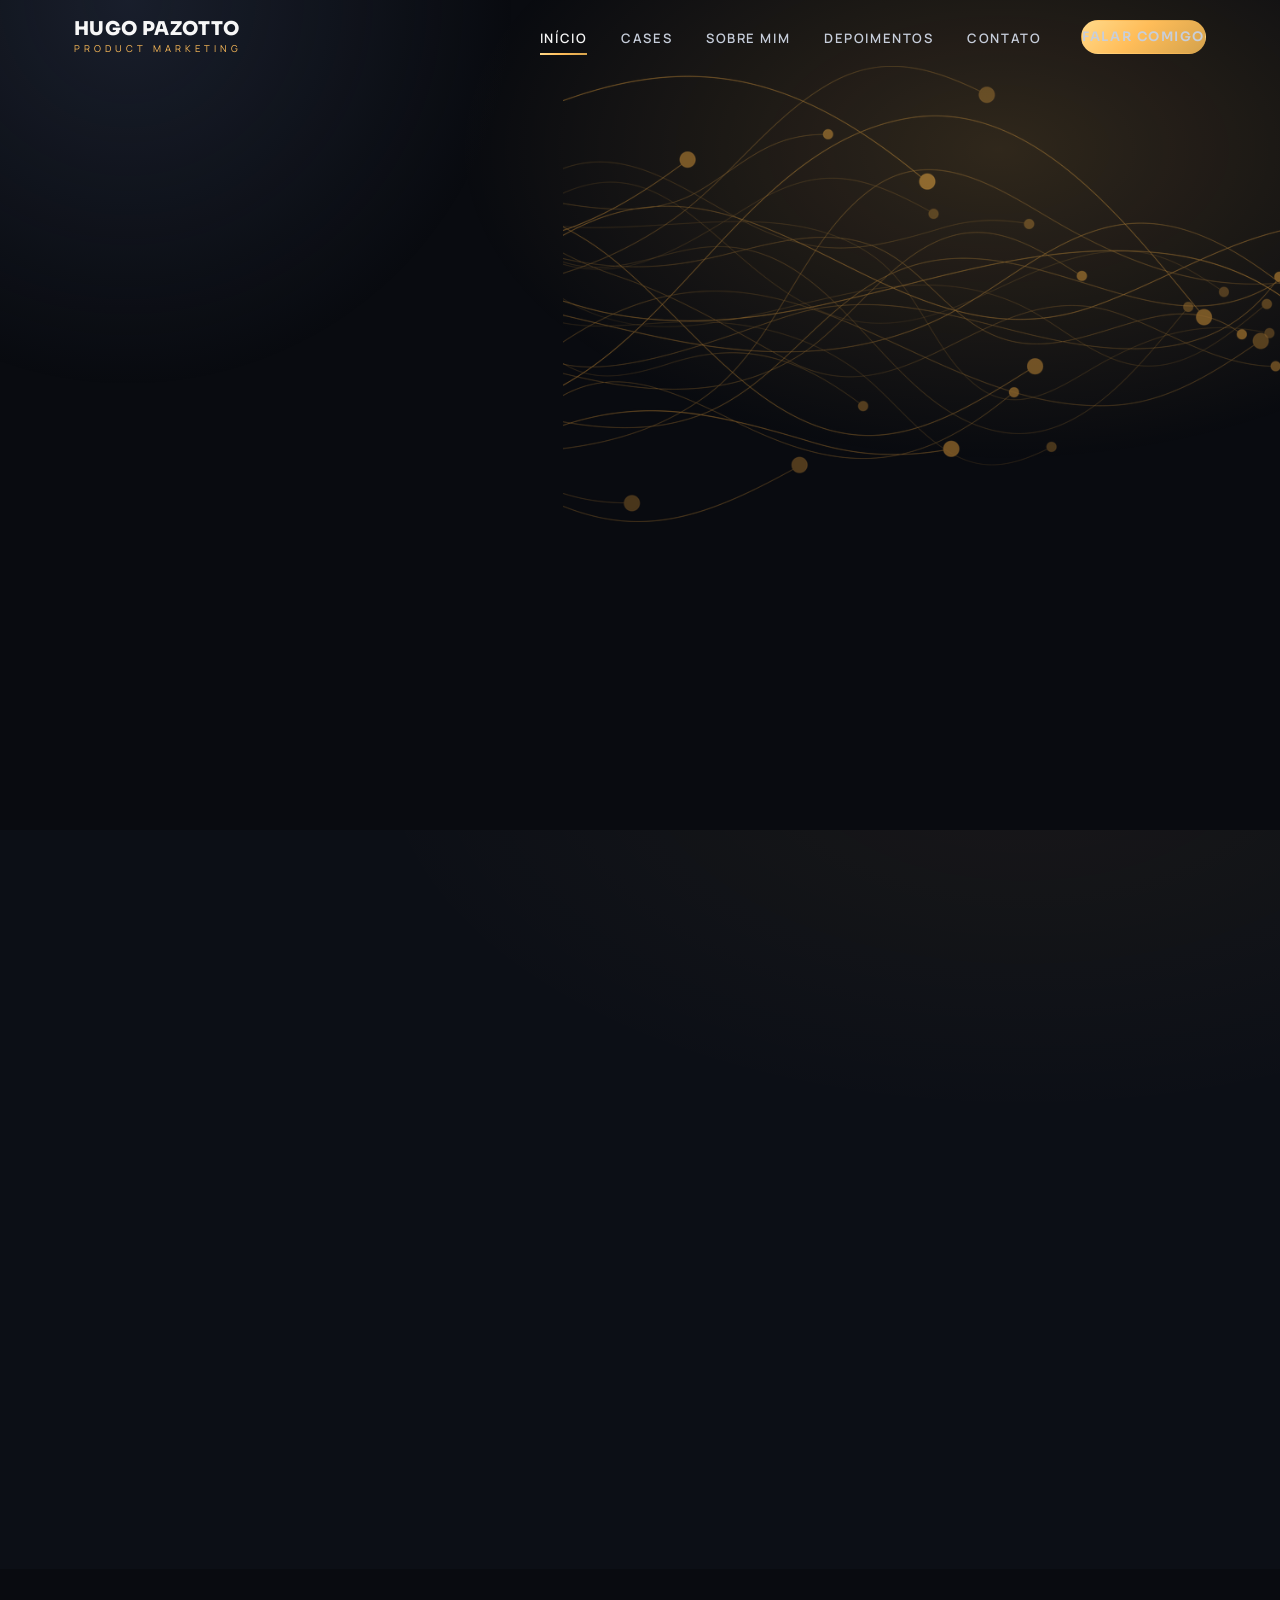
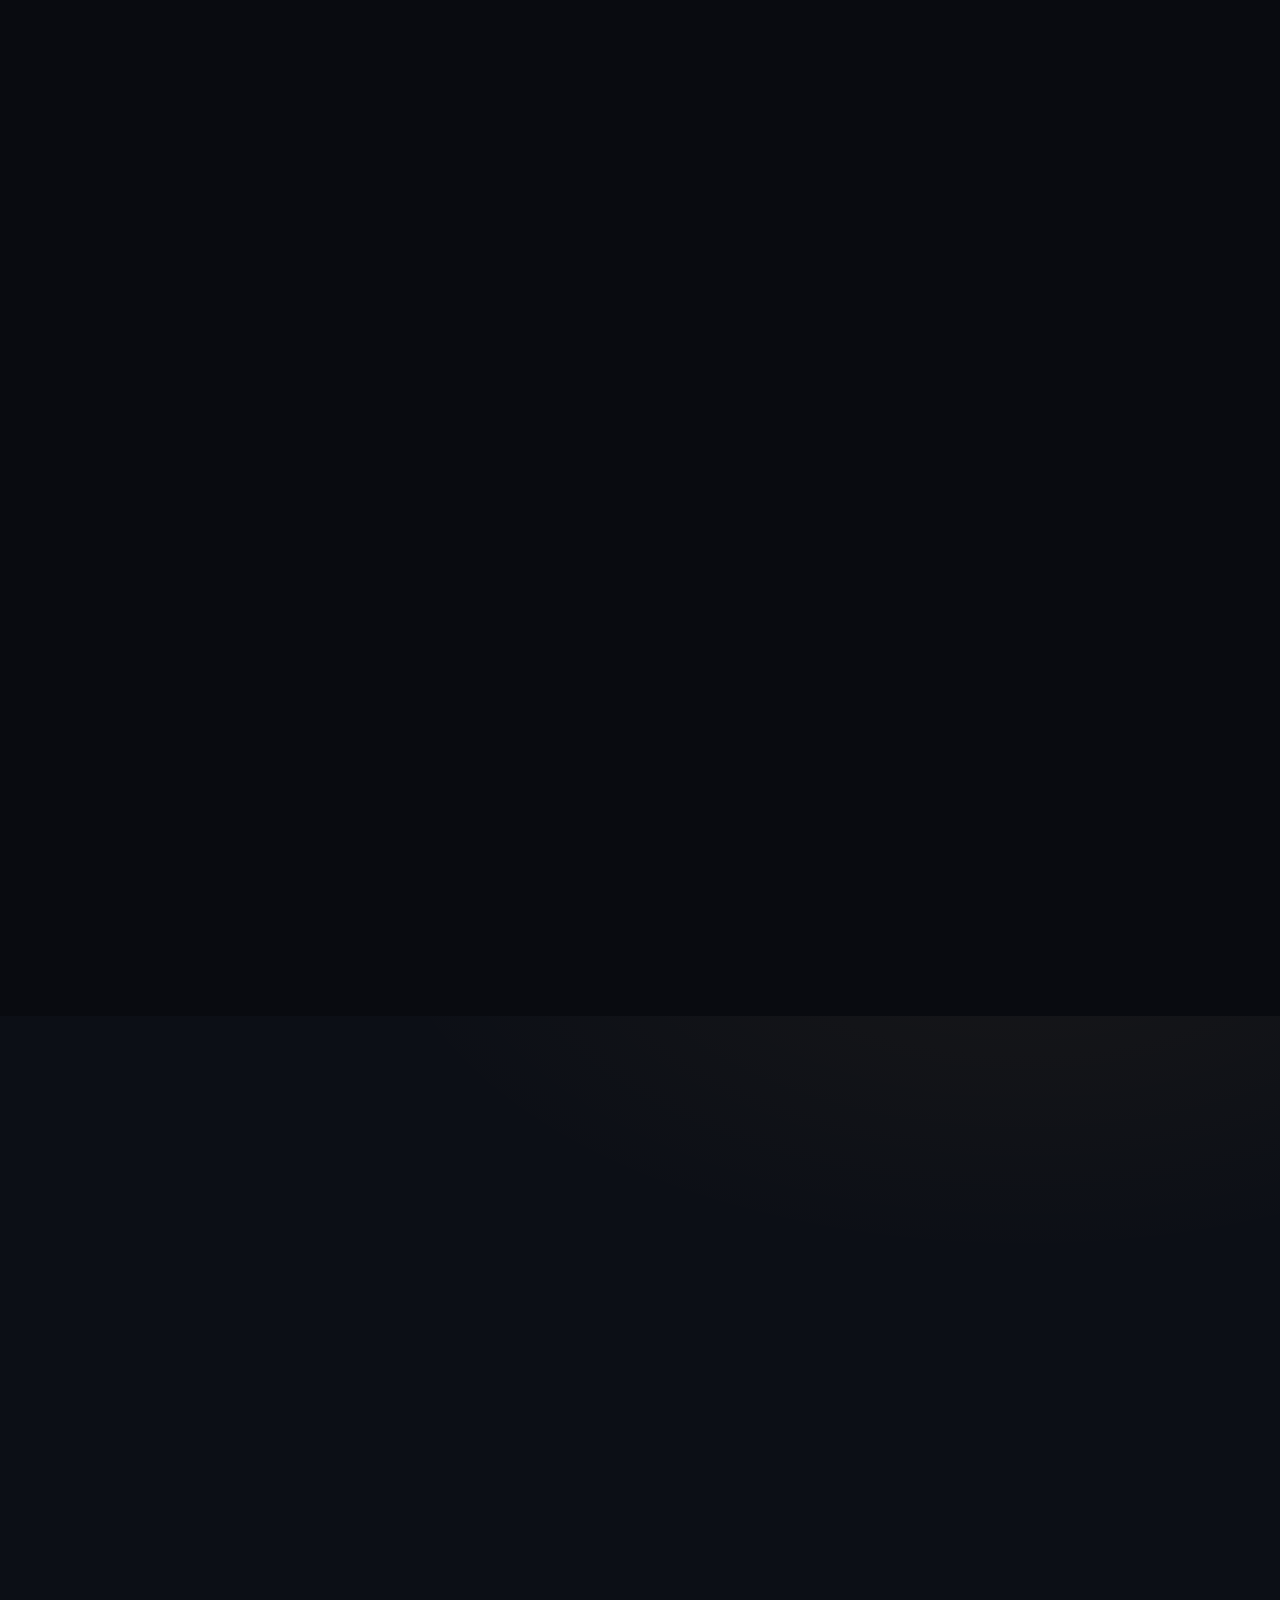
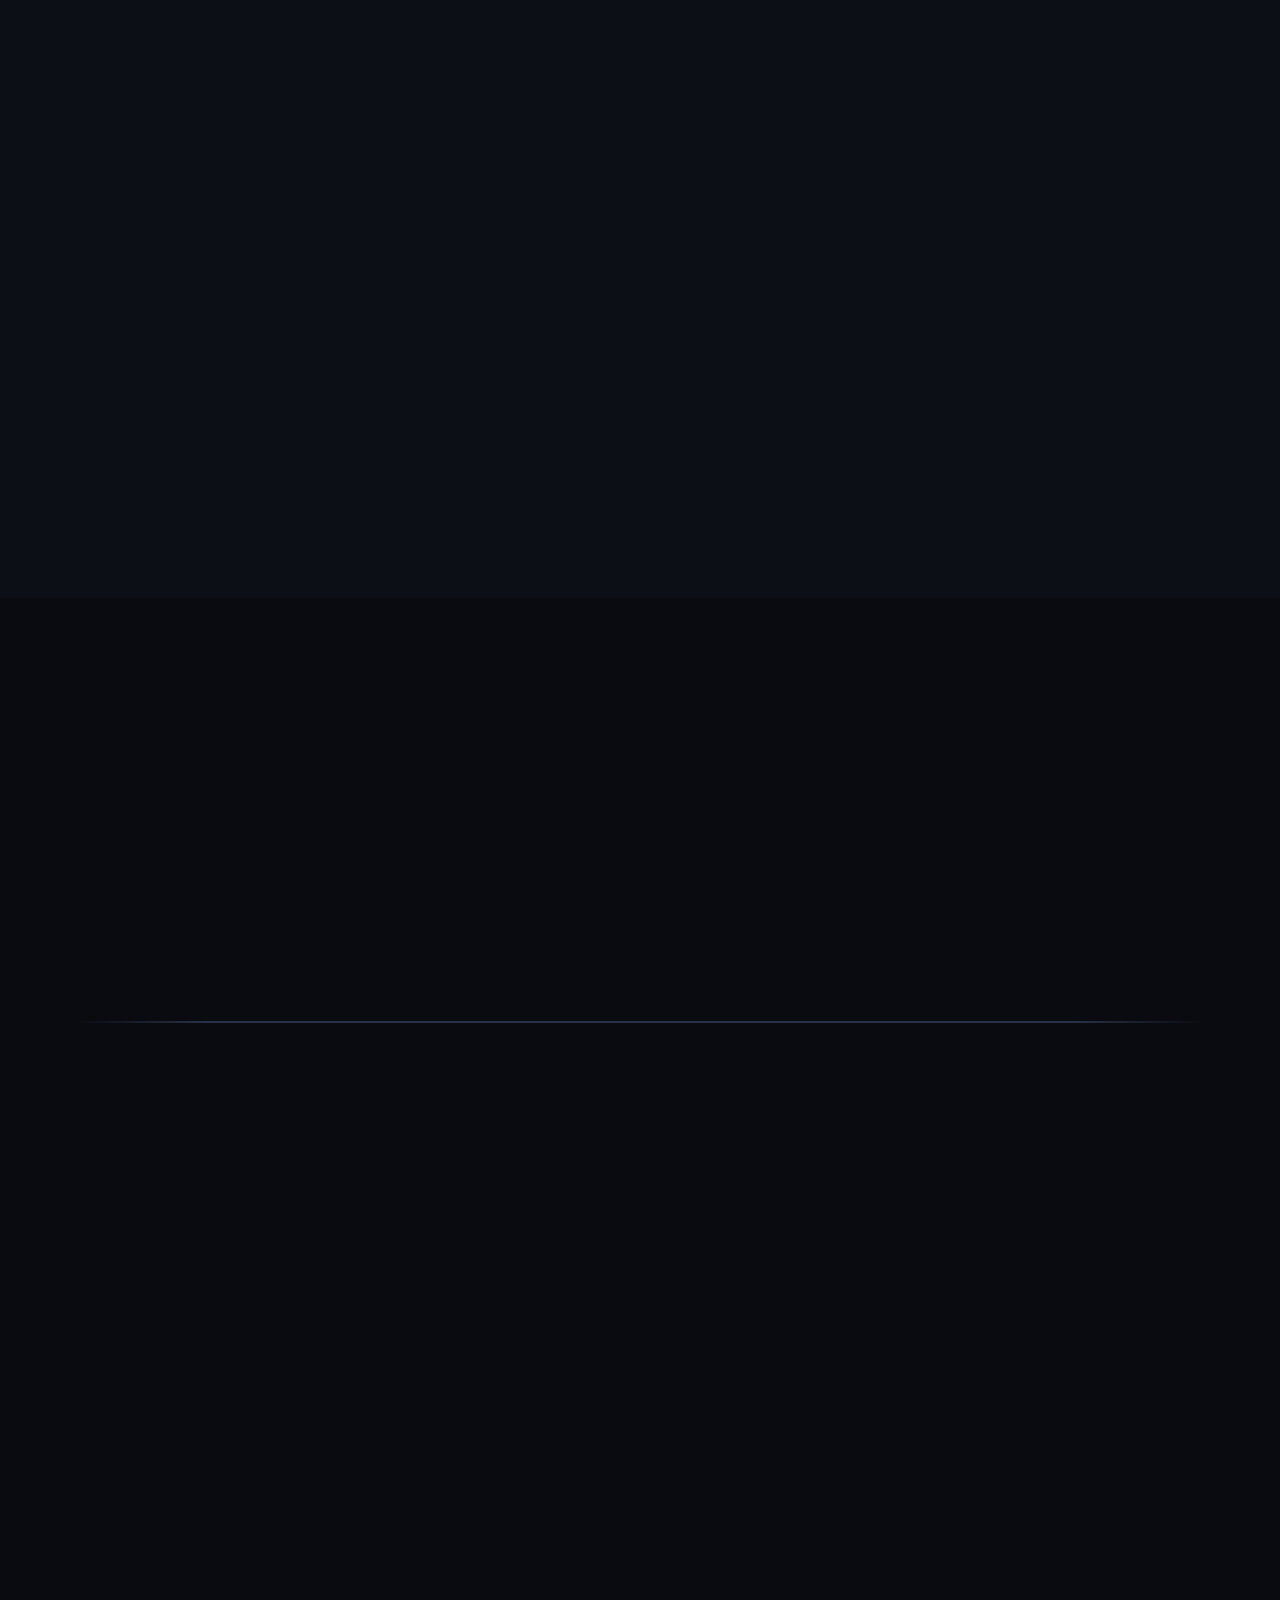
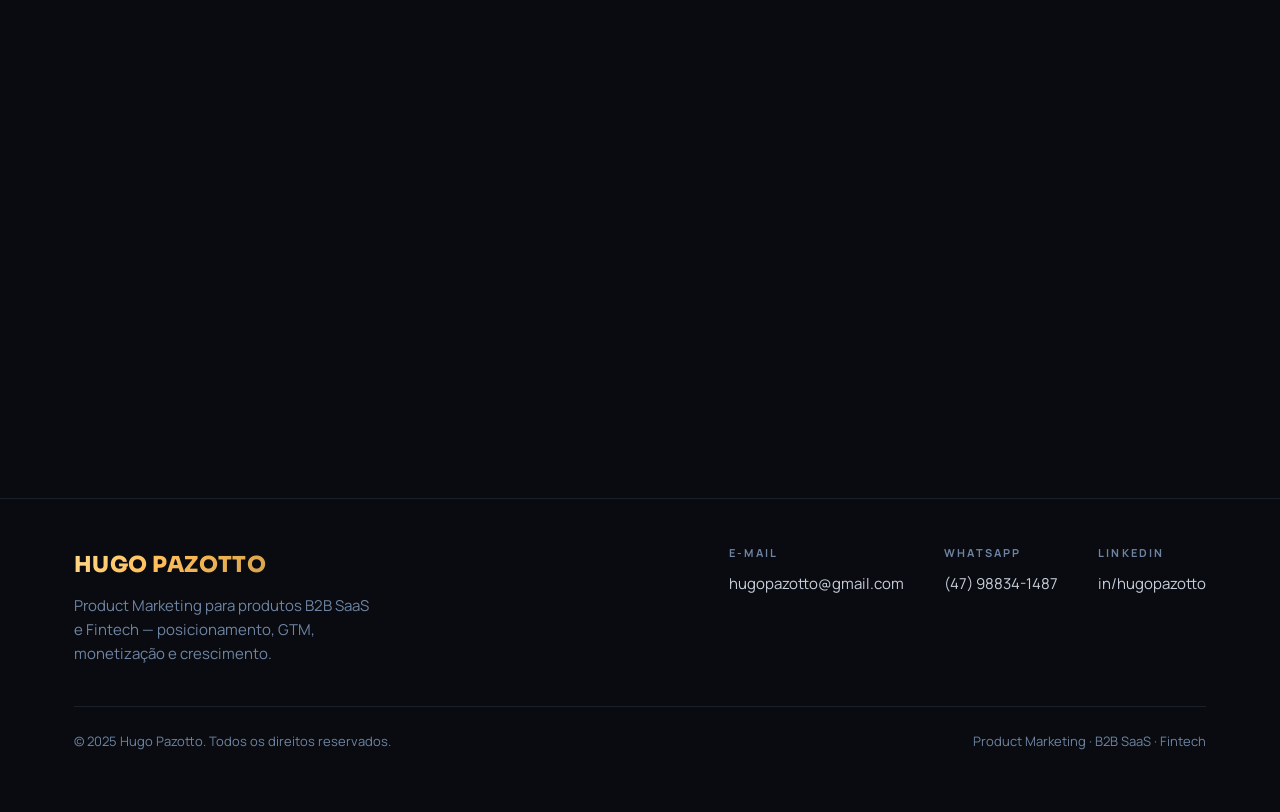
<file: index.html>
<!DOCTYPE html>
<html lang="pt-BR">
<head>
  <meta charset="UTF-8" />
  <meta name="viewport" content="width=device-width, initial-scale=1.0" />
  <title>Hugo Pazotto — Product Marketing | Crescimento, receita e valor para produtos B2B</title>
  <meta name="description" content="Product Marketing para produtos B2B SaaS e Fintech. Conecto posicionamento, GTM, monetização e crescimento para transformar produtos complexos em resultados concretos." />
  <link rel="preconnect" href="https://fonts.googleapis.com" />
  <link rel="preconnect" href="https://fonts.gstatic.com" crossorigin />
  <link href="https://fonts.googleapis.com/css2?family=Sora:wght@400;500;600;700;800&family=Manrope:wght@400;500;600;700&display=swap" rel="stylesheet" />
  <link rel="stylesheet" href="style.css" />
</head>
<body>

  <!-- ===================== HEADER ===================== -->
  <header class="header">
    <div class="container">
      <nav class="nav" aria-label="Principal">
        <a class="brand" href="#inicio" aria-label="Hugo Pazotto — início">
          <span class="brand__name">HUGO PAZOTTO</span>
          <span class="brand__role">Product Marketing</span>
        </a>
        <ul class="nav__links">
          <li><a href="#inicio" class="active">Início</a></li>
          <li><a href="cases.html">Cases</a></li>
          <li><a href="sobre.html">Sobre mim</a></li>
          <li><a href="depoimentos.html">Depoimentos</a></li>
          <li><a href="contato.html">Contato</a></li>
          <li class="nav__cta"><a class="btn btn--primary" href="contato.html">Falar comigo</a></li>
        </ul>
        <button class="nav__toggle" aria-label="Abrir menu" aria-expanded="false">
          <span></span><span></span><span></span>
        </button>
      </nav>
    </div>
  </header>

  <main>
    <!-- ===================== HERO ===================== -->
    <section class="hero" id="inicio">
      <div class="hero__bg" aria-hidden="true">
        <img class="hero__waves" src="assets/img/deco-waves.png" alt="" />
      </div>
      <div class="container">
        <div class="hero__inner">
          <div class="hero__copy">
            <span class="eyebrow hero__tag reveal">Product Marketing Manager</span>
            <h1 class="reveal" data-d="1">Transformo produtos B2B em <span class="grad-text">crescimento, receita</span> e valor real</h1>
            <p class="hero__lead reveal" data-d="2">Atuo conectando posicionamento, GTM, monetização e crescimento para transformar produtos complexos em resultados concretos para o negócio.</p>
            <div class="hero__chips reveal" data-d="2">
              <span class="chip">Product Marketing</span>
              <span class="chip">B2B SaaS</span>
              <span class="chip">Fintech</span>
              <span class="chip">Growth</span>
            </div>
            <div class="hero__actions reveal" data-d="3">
              <a class="btn btn--primary" href="#cases">Ver cases
                <svg viewBox="0 0 24 24" fill="none" stroke="currentColor" stroke-width="2.2" stroke-linecap="round" stroke-linejoin="round"><path d="M5 12h14M13 6l6 6-6 6"/></svg>
              </a>
              <a class="btn btn--ghost" href="https://www.linkedin.com/in/hugopazotto/" target="_blank" rel="noopener">Baixar currículo
                <svg viewBox="0 0 24 24" fill="none" stroke="currentColor" stroke-width="2.2" stroke-linecap="round" stroke-linejoin="round"><path d="M12 3v12m0 0l-4-4m4 4l4-4M5 21h14"/></svg>
              </a>
            </div>
          </div>

          <div class="hero__photo reveal" data-d="2">
            <div class="hero__photo-ring">
              <img src="assets/img/hugo-hero.png" alt="Hugo Pazotto, Product Marketing Manager" />
            </div>
            <div class="hero__badge">
              <span class="dot" aria-hidden="true"></span>
              <span><b>+5 anos</b>gerando impacto em produto</span>
            </div>
          </div>
        </div>
      </div>
    </section>

    <!-- ===================== IMPACTO ===================== -->
    <section class="section section--alt" id="impacto">
      <div class="container">
        <div class="section__head section__head--center reveal">
          <span class="eyebrow eyebrow--center">Impacto gerado</span>
          <h2 class="section__title">Resultados que viraram negócio</h2>
          <p class="section__sub">Números reais de iniciativas que liderei em produtos B2B de fintech.</p>
        </div>
        <div class="metrics">
          <div class="metric reveal">
            <div class="metric__num" data-prefix="+" data-count="250" data-suffix="%">+250%</div>
            <p class="metric__label">Receita da Régua de Cobrança via WhatsApp</p>
          </div>
          <div class="metric reveal" data-d="1">
            <div class="metric__num" data-prefix="+" data-count="102" data-suffix="%">+102%</div>
            <p class="metric__label">Crescimento do Volume Antecipado (VOP)</p>
          </div>
          <div class="metric reveal" data-d="2">
            <div class="metric__num" data-prefix="+" data-count="90" data-suffix=" mil">+90 mil</div>
            <p class="metric__label">Contas impactadas pela Taxa de Inatividade</p>
          </div>
          <div class="metric reveal" data-d="3">
            <div class="metric__num" data-prefix="ROI " data-count="380" data-suffix="%">ROI 380%</div>
            <p class="metric__label">Após o reposicionamento de serviço</p>
          </div>
          <div class="metric reveal" data-d="4">
            <div class="metric__num" data-prefix="+" data-count="160" data-suffix="%">+160%</div>
            <p class="metric__label">Aumento no ticket médio da Coleta Domiciliar</p>
          </div>
        </div>
      </div>
    </section>

    <!-- ===================== CASES ===================== -->
    <section class="section" id="cases">
      <div class="container">
        <div class="section__head reveal">
          <span class="eyebrow">Cases em destaque</span>
          <h2 class="section__title">Estratégia que vira resultado</h2>
          <p class="section__sub">Iniciativas que geraram impacto real em crescimento, receita, adoção e monetização de produtos B2B.</p>
          <a class="btn btn--ghost" href="cases.html" style="margin-top:22px">Ver todos os cases
            <svg viewBox="0 0 24 24" fill="none" stroke="currentColor" stroke-width="2.2" stroke-linecap="round" stroke-linejoin="round"><path d="M5 12h14M13 6l6 6-6 6"/></svg>
          </a>
        </div>
        <div class="cases-grid">
          <article class="case-card reveal">
            <div class="case-card__tags"><span class="tag">GTM</span><span class="tag">Monetização</span></div>
            <h3>Antecipação Automática</h3>
            <p>Transformando um novo recurso em uma nova alavanca de crescimento — VOP +45% e base +12%.</p>
            <a class="case-card__link" href="case-antecipacao-automatica.html">Ver case completo
              <svg viewBox="0 0 24 24" fill="none" stroke="currentColor" stroke-width="2.2" stroke-linecap="round" stroke-linejoin="round"><path d="M5 12h14M13 6l6 6-6 6"/></svg>
            </a>
          </article>
          <article class="case-card reveal" data-d="1">
            <div class="case-card__tags"><span class="tag">Growth</span><span class="tag">Monetização</span></div>
            <h3>Campanhas de Cross Sell</h3>
            <p>Como ativamos produtos existentes para gerar adoção e receita dentro da base de clientes.</p>
            <a class="case-card__link" href="case-cross-sell.html">Ver case completo
              <svg viewBox="0 0 24 24" fill="none" stroke="currentColor" stroke-width="2.2" stroke-linecap="round" stroke-linejoin="round"><path d="M5 12h14M13 6l6 6-6 6"/></svg>
            </a>
          </article>
          <article class="case-card reveal" data-d="2">
            <div class="case-card__tags"><span class="tag">GTM</span><span class="tag">Receita</span></div>
            <h3>Régua de Cobrança via WhatsApp</h3>
            <p>O lançamento de um novo canal que se tornou fonte recorrente de receita.</p>
            <a class="case-card__link" href="case-regua-cobranca.html">Ver case completo
              <svg viewBox="0 0 24 24" fill="none" stroke="currentColor" stroke-width="2.2" stroke-linecap="round" stroke-linejoin="round"><path d="M5 12h14M13 6l6 6-6 6"/></svg>
            </a>
          </article>
          <article class="case-card reveal" data-d="3">
            <div class="case-card__tags"><span class="tag">Eficiência</span><span class="tag">Receita</span></div>
            <h3>Taxa de Inatividade</h3>
            <p>Convertendo contas inativas em eficiência operacional e previsibilidade financeira.</p>
            <a class="case-card__link" href="case-taxa-inatividade.html">Ver case completo
              <svg viewBox="0 0 24 24" fill="none" stroke="currentColor" stroke-width="2.2" stroke-linecap="round" stroke-linejoin="round"><path d="M5 12h14M13 6l6 6-6 6"/></svg>
            </a>
          </article>
        </div>
      </div>
    </section>

    <!-- ===================== DEPOIMENTOS ===================== -->
    <section class="section section--alt" id="depoimentos">
      <div class="container">
        <div class="section__head section__head--center reveal">
          <span class="eyebrow eyebrow--center">O que dizem sobre meu trabalho</span>
          <h2 class="section__title">Confiança se constrói trabalhando junto</h2>
          <p class="section__sub">Relatos de líderes, Product Managers, GPMs, Marketing e Comercial.</p>
        </div>
        <div class="tst-grid">
          <figure class="tst reveal">
            <blockquote class="tst__quote">O Hugo é um profissional diferenciado. Tem o cuidado de entender a fundo o momento de cada produto antes de partir para a execução. É extremamente detalhista e não abre mão da qualidade. Recomendo fortemente o seu trabalho.</blockquote>
            <figcaption class="tst__who">
              <img src="assets/img/av-guilherme.png" alt="Guilherme Panizzon" />
              <span><b>Guilherme Panizzon</b><span>Head of Product · Asaas</span></span>
            </figcaption>
          </figure>
          <figure class="tst reveal" data-d="1">
            <blockquote class="tst__quote">Um profissional extremamente hands-on, pró-ativo, com visão crítica apurada e grande capacidade de resolver problemas de forma eficaz. Uma peça-chave para o time. Seria um prazer trabalhar com ele novamente.</blockquote>
            <figcaption class="tst__who">
              <img src="assets/img/av-rafaele.png" alt="Rafaele Medeiros" />
              <span><b>Rafaele Medeiros</b><span>Product Marketing Lead · Asaas</span></span>
            </figcaption>
          </figure>
          <figure class="tst reveal" data-d="2">
            <blockquote class="tst__quote">Sua habilidade em trazer estratégia, ordem e eficiência para um departamento que antes nem existia foi fundamental. Sua abordagem estratégica e metódica transformou a forma como operamos.</blockquote>
            <figcaption class="tst__who">
              <img src="assets/img/av-gabriela.png" alt="Gabriela de Paula" />
              <span><b>Gabriela de Paula</b><span>GPM Cash-in · Asaas</span></span>
            </figcaption>
          </figure>
        </div>
        <div style="text-align:center;margin-top:46px" class="reveal">
          <a class="btn btn--ghost" href="depoimentos.html">Ver todos os depoimentos
            <svg viewBox="0 0 24 24" fill="none" stroke="currentColor" stroke-width="2.2" stroke-linecap="round" stroke-linejoin="round"><path d="M5 12h14M13 6l6 6-6 6"/></svg>
          </a>
        </div>
      </div>
    </section>

    <!-- ===================== SOBRE / JORNADA ===================== -->
    <section class="section" id="sobre">
      <div class="container">
        <div class="section__head section__head--center reveal">
          <span class="eyebrow eyebrow--center">Como cheguei até aqui</span>
          <h2 class="section__title">Uma trajetória de negócio a produto</h2>
          <p class="section__sub">De gestão e operação a Product Marketing como alavanca de crescimento em fintech.</p>
        </div>
        <div class="journey">
          <div class="step reveal">
            <div class="step__dot"><img src="assets/img/pin-gold.png" alt="" /></div>
            <span class="step__yr">Fundamentos</span>
            <h3>Entendi como negócios operam</h3>
            <p>Primeiros projetos voltados à gestão, eficiência operacional e crescimento.</p>
          </div>
          <div class="step reveal" data-d="1">
            <div class="step__dot"><img src="assets/img/pin-red.png" alt="" /></div>
            <span class="step__yr">Marca &amp; Mercado</span>
            <h3>Aprendi como marcas e serviços crescem</h3>
            <p>Liderança, Marketing, experiência do cliente e geração de receita em escala regional.</p>
          </div>
          <div class="step reveal" data-d="2">
            <div class="step__dot"><img src="assets/img/pin-blue.png" alt="" /></div>
            <span class="step__yr">Produto Digital</span>
            <h3>Descobri como produtos geram receita</h3>
            <p>Posicionamento, GTM, monetização e crescimento de produtos digitais B2B.</p>
          </div>
          <div class="step reveal" data-d="3">
            <div class="step__dot"><img src="assets/img/icon-target.png" alt="" /></div>
            <span class="step__yr">Product Marketing</span>
            <h3>Transformei PMM em alavanca de negócio</h3>
            <p>Estruturei a área de PMM, conectando Produto, Marketing, Comercial e CX em torno de resultados.</p>
          </div>
        </div>
      </div>
    </section>

    <!-- ===================== CONTATO ===================== -->
    <section class="section" id="contato">
      <div class="container">
        <div class="cta reveal">
          <span class="eyebrow eyebrow--center">Contato</span>
          <h2>Vamos conversar sobre como posso gerar resultados para o seu produto?</h2>
          <p>Estou sempre aberto a boas conversas ou aquele café virtual. Será um prazer falar com você!</p>
          <div class="cta__actions">
            <a class="btn btn--primary" href="mailto:hugopazotto@gmail.com">Falar comigo
              <svg viewBox="0 0 24 24" fill="none" stroke="currentColor" stroke-width="2.2" stroke-linecap="round" stroke-linejoin="round"><path d="M5 12h14M13 6l6 6-6 6"/></svg>
            </a>
            <a class="btn btn--ghost" href="https://www.linkedin.com/in/hugopazotto" target="_blank" rel="noopener">LinkedIn</a>
          </div>
        </div>
      </div>
    </section>
  </main>

  <!-- ===================== FOOTER ===================== -->
  <footer class="footer">
    <div class="container">
      <div class="footer__grid">
        <div class="footer__brand">
          <span class="brand__name grad-text">HUGO PAZOTTO</span>
          <p style="color:var(--muted);max-width:34ch;margin-top:12px;font-size:15px;">Product Marketing para produtos B2B SaaS e Fintech — posicionamento, GTM, monetização e crescimento.</p>
        </div>
        <div class="footer__contacts">
          <div class="footer__col">
            <h4>E-mail</h4>
            <a href="mailto:hugopazotto@gmail.com">hugopazotto@gmail.com</a>
          </div>
          <div class="footer__col">
            <h4>WhatsApp</h4>
            <a href="https://wa.me/5547988341487" target="_blank" rel="noopener">(47) 98834-1487</a>
          </div>
          <div class="footer__col">
            <h4>LinkedIn</h4>
            <a href="https://www.linkedin.com/in/hugopazotto" target="_blank" rel="noopener">in/hugopazotto</a>
          </div>
        </div>
      </div>
      <div class="footer__bottom">
        <span>© <span data-year>2025</span> Hugo Pazotto. Todos os direitos reservados.</span>
        <span>Product Marketing · B2B SaaS · Fintech</span>
      </div>
    </div>
</file>
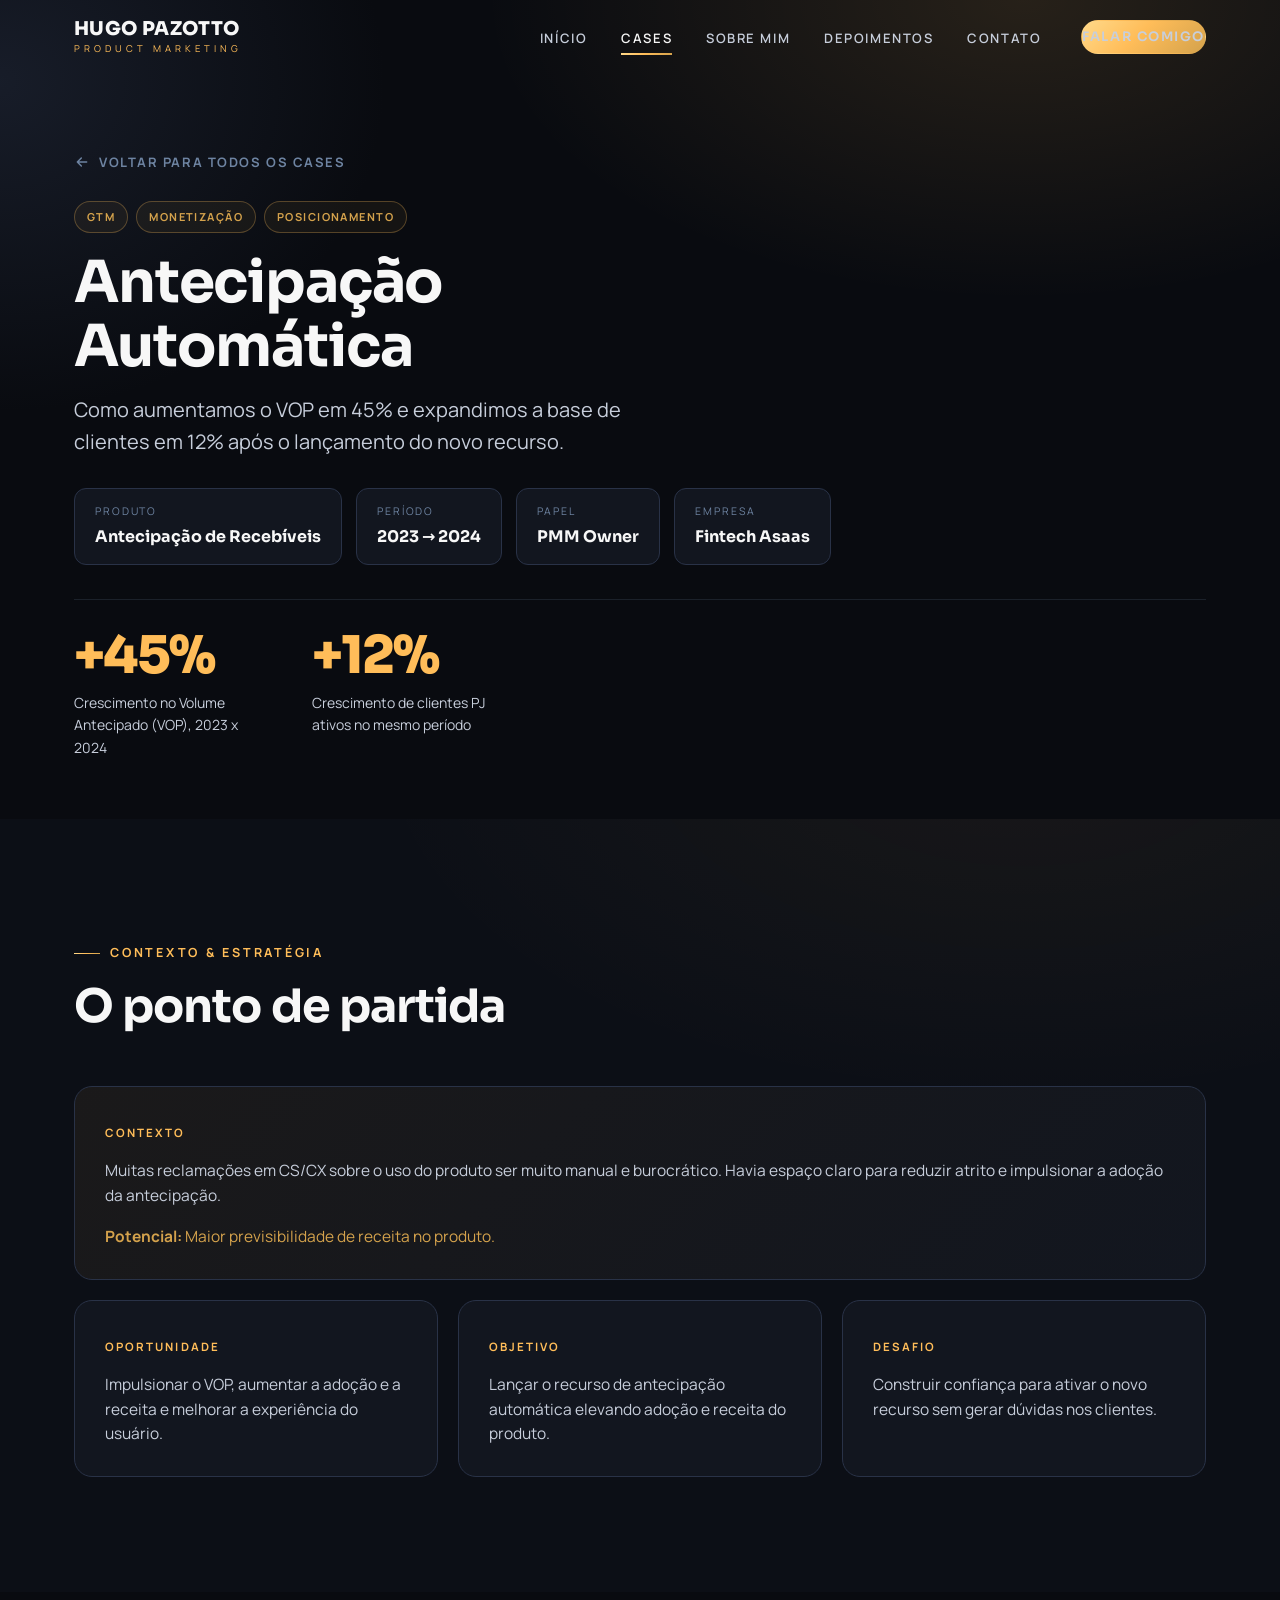
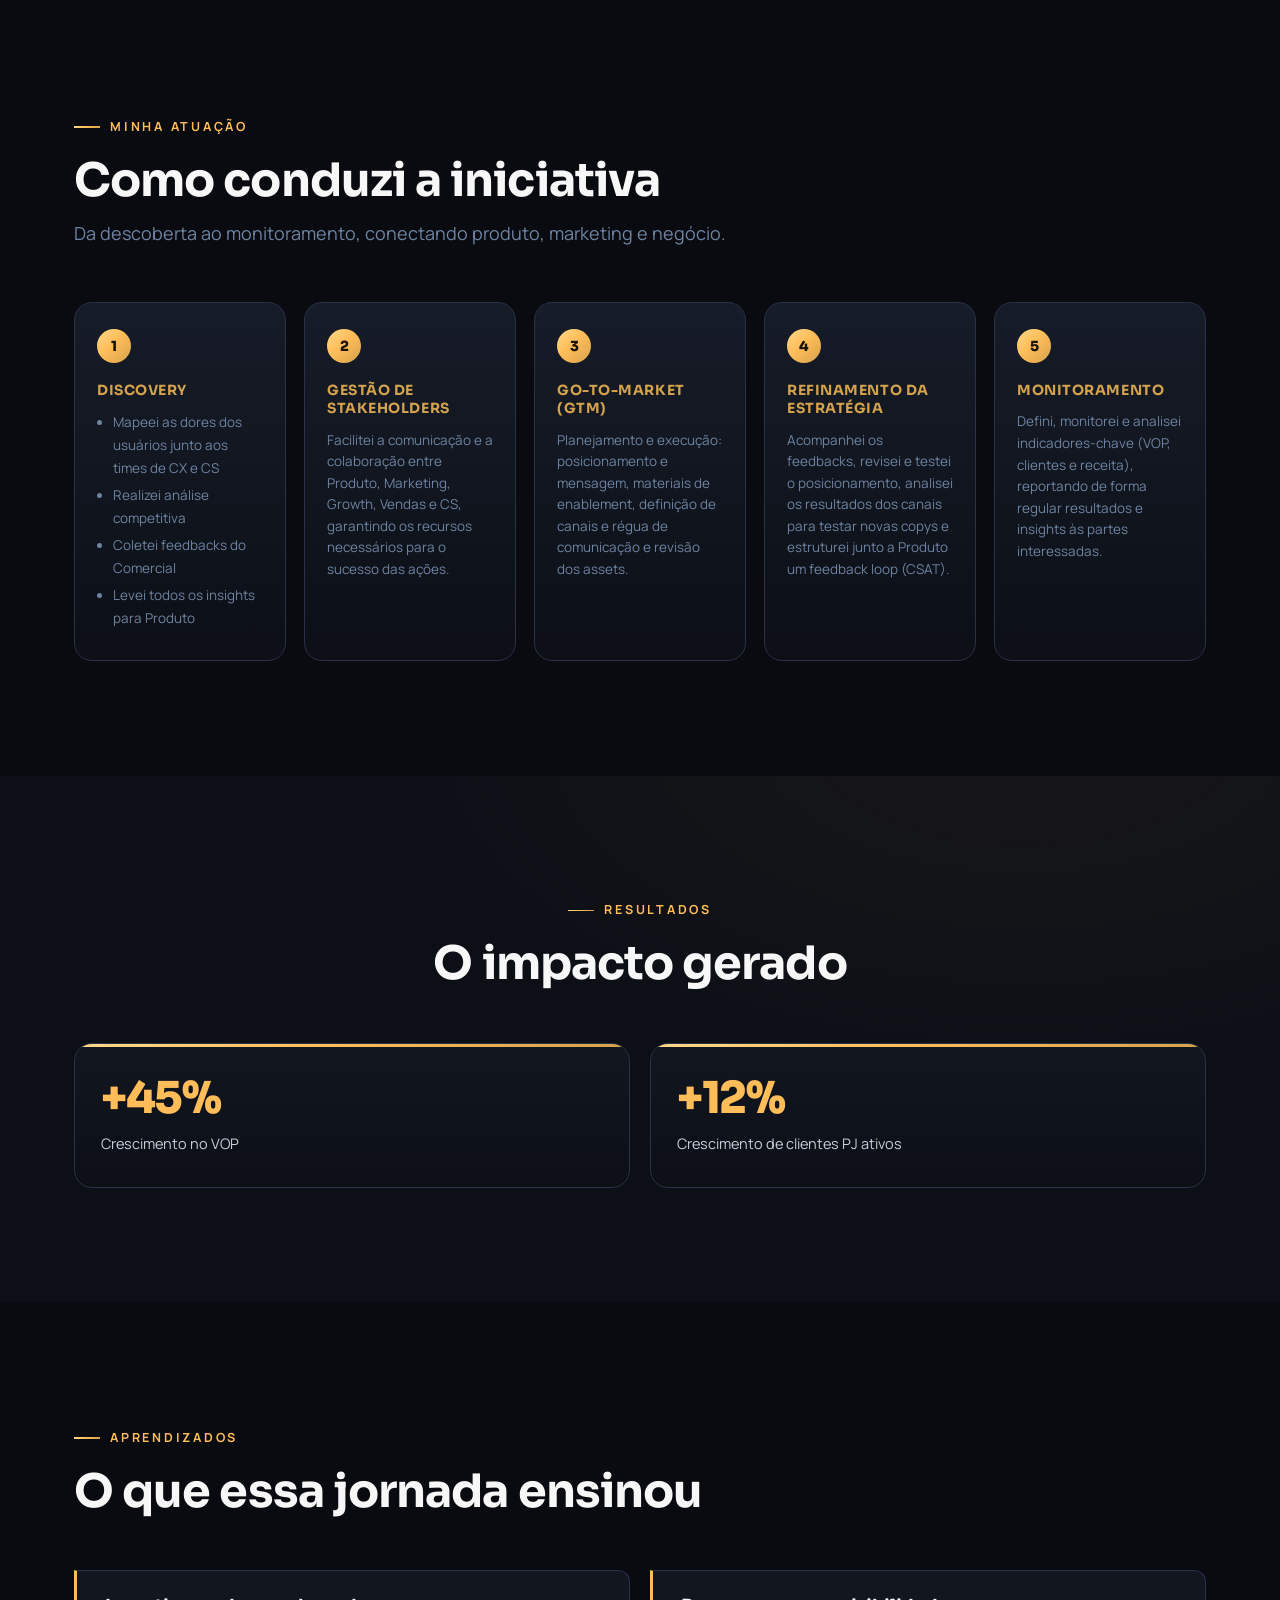
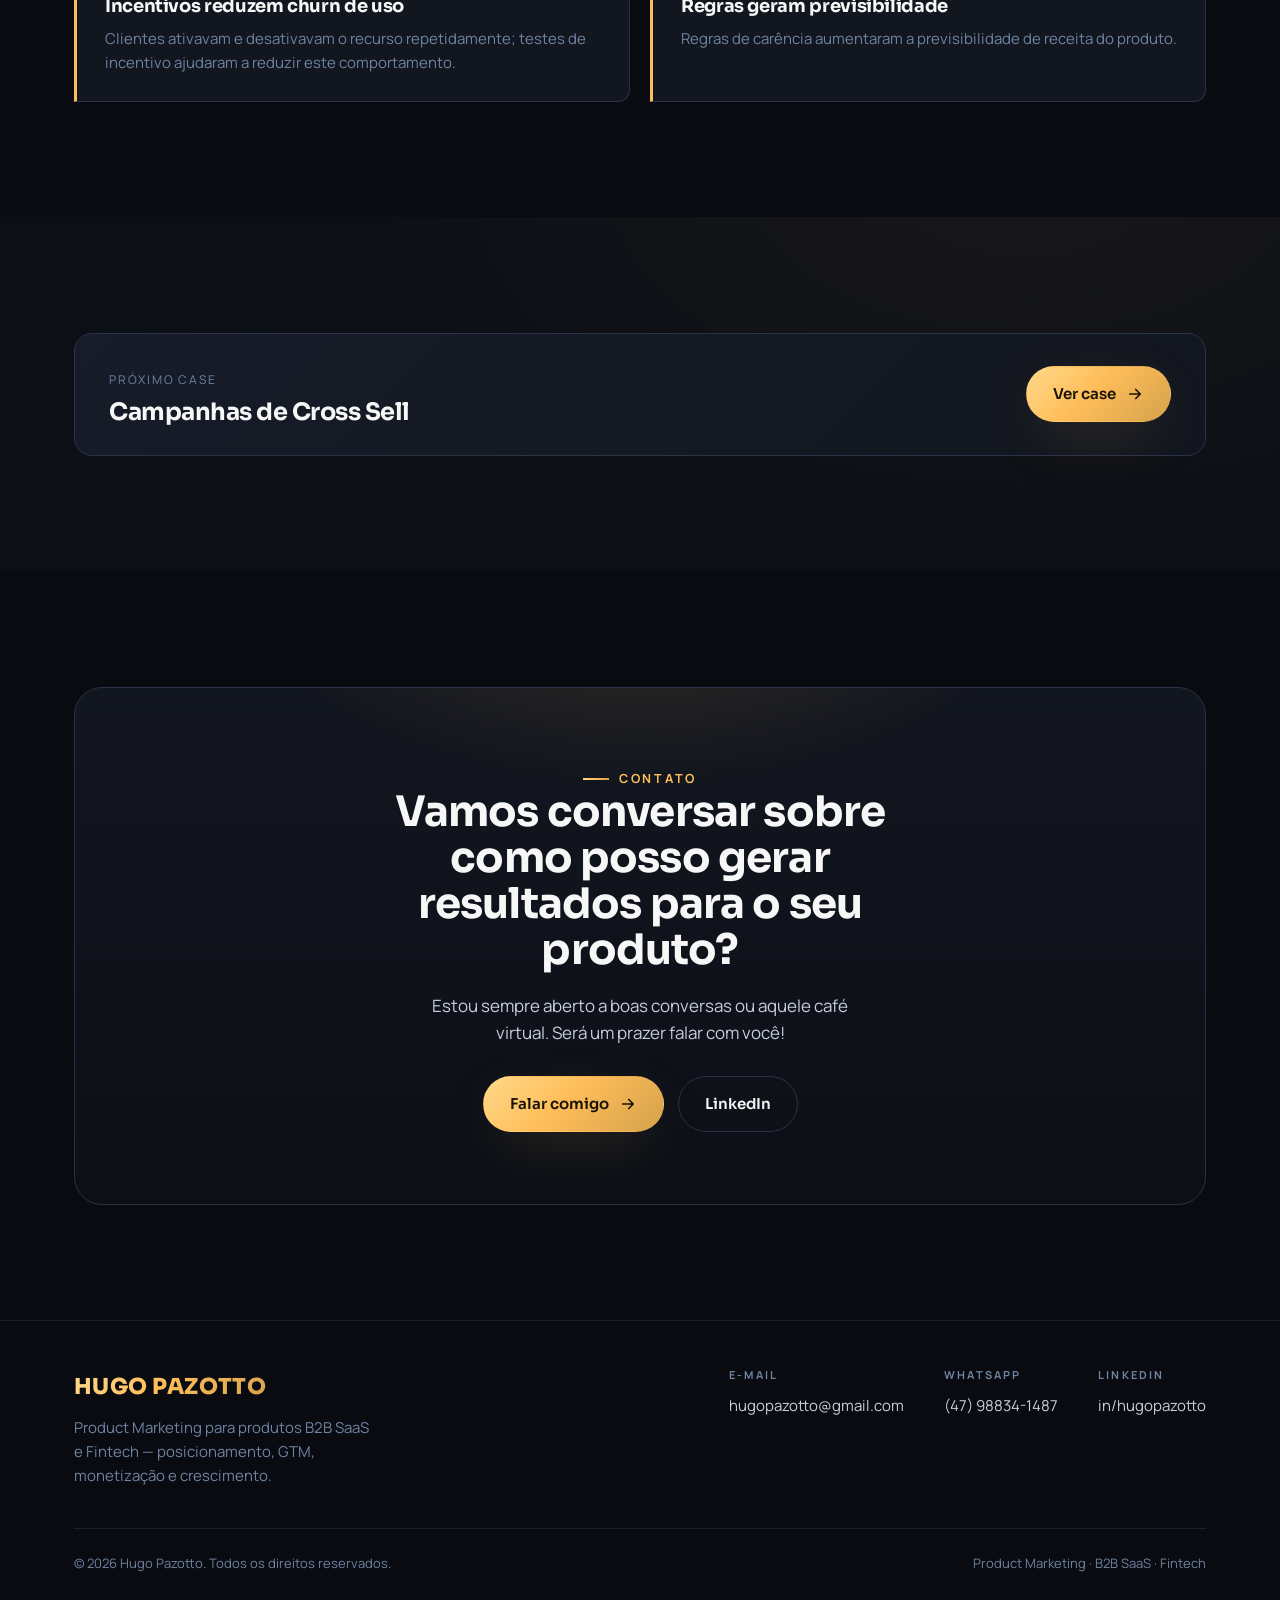
<file: case-antecipacao-automatica.html>
<!DOCTYPE html>
<html lang="pt-BR">
<head>
  <meta charset="UTF-8" />
  <meta name="viewport" content="width=device-width, initial-scale=1.0" />
  <title>Hugo Pazotto — Antecipação Automática | Case</title>
  <meta name="description" content="Como aumentamos o VOP em 45% e expandimos a base de clientes em 12% após o lançamento do novo recurso." />
  <link rel="preconnect" href="https://fonts.googleapis.com" />
  <link rel="preconnect" href="https://fonts.gstatic.com" crossorigin />
  <link href="https://fonts.googleapis.com/css2?family=Sora:wght@400;500;600;700;800&family=Manrope:wght@400;500;600;700&display=swap" rel="stylesheet" />
  <link rel="stylesheet" href="style.css" />
</head>
<body>
  <header class="header">
    <div class="container">
      <nav class="nav" aria-label="Principal">
        <a class="brand" href="index.html" aria-label="Hugo Pazotto — início">
          <span class="brand__name">HUGO PAZOTTO</span>
          <span class="brand__role">Product Marketing</span>
        </a>
        <ul class="nav__links">
          <li><a href="index.html">Início</a></li>
          <li><a href="cases.html" class="active">Cases</a></li>
          <li><a href="sobre.html">Sobre mim</a></li>
          <li><a href="depoimentos.html">Depoimentos</a></li>
          <li><a href="contato.html">Contato</a></li>
          <li class="nav__cta"><a class="btn btn--primary" href="contato.html">Falar comigo</a></li>
        </ul>
        <button class="nav__toggle" aria-label="Abrir menu" aria-expanded="false">
          <span></span><span></span><span></span>
        </button>
      </nav>
    </div>
  </header>
  <main>
    <section class="page-hero">
      <div class="page-hero__bg" aria-hidden="true"></div>
      <div class="container">
        <a class="back-link" href="cases.html"><svg viewBox="0 0 24 24" fill="none" stroke="currentColor" stroke-width="2.2" stroke-linecap="round" stroke-linejoin="round"><path d="M19 12H5M11 18l-6-6 6-6"/></svg> Voltar para todos os cases</a>
        <div style="margin-top:24px" class="reveal">
          <div class="fcase__tags" style="margin-bottom:18px"><span class="tag">GTM</span><span class="tag">Monetização</span><span class="tag">Posicionamento</span></div>
          <h1>Antecipação Automática</h1>
          <p class="page-hero__lead">Como aumentamos o VOP em 45% e expandimos a base de clientes em 12% após o lançamento do novo recurso.</p>
          <div class="cs-meta">
            <div class="cs-meta__item"><span>Produto</span><b>Antecipação de Recebíveis</b></div>
            <div class="cs-meta__item"><span>Período</span><b>2023 → 2024</b></div>
            <div class="cs-meta__item"><span>Papel</span><b>PMM Owner</b></div>
            <div class="cs-meta__item"><span>Empresa</span><b>Fintech Asaas</b></div>
          </div>
        </div>
        <div class="cs-hero-stats"><div class="cs-hero-stat reveal"><b>+45%</b><span>Crescimento no Volume Antecipado (VOP), 2023 x 2024</span></div><div class="cs-hero-stat reveal"><b>+12%</b><span>Crescimento de clientes PJ ativos no mesmo período</span></div></div>
      </div>
    </section>

    <section class="section section--alt">
      <div class="container">
        <div class="section__head reveal"><span class="eyebrow">Contexto &amp; estratégia</span><h2 class="section__title">O ponto de partida</h2></div>
        <div class="cs-cards">
          <div class="cs-card cs-card--ctx reveal"><span class="cs-card__k">Contexto</span><p>Muitas reclamações em CS/CX sobre o uso do produto ser muito manual e burocrático. Havia espaço claro para reduzir atrito e impulsionar a adoção da antecipação.</p><p style="margin-top:16px;color:var(--gold-2)"><strong>Potencial:</strong> Maior previsibilidade de receita no produto.</p></div>
          <div class="cs-card reveal" data-d="1"><span class="cs-card__k">Oportunidade</span><p>Impulsionar o VOP, aumentar a adoção e a receita e melhorar a experiência do usuário.</p></div><div class="cs-card reveal" data-d="2"><span class="cs-card__k">Objetivo</span><p>Lançar o recurso de antecipação automática elevando adoção e receita do produto.</p></div><div class="cs-card reveal" data-d="3"><span class="cs-card__k">Desafio</span><p>Construir confiança para ativar o novo recurso sem gerar dúvidas nos clientes.</p></div>
        </div>
      </div>
    </section>

    <section class="section">
      <div class="container">
        <div class="section__head reveal"><span class="eyebrow">Minha atuação</span><h2 class="section__title">Como conduzi a iniciativa</h2><p class="section__sub">Da descoberta ao monitoramento, conectando produto, marketing e negócio.</p></div>
        <div class="cs-steps"><div class="cs-step reveal" data-d="1"><div class="cs-step__n">1</div><h4>Discovery</h4><div><ul><li>Mapeei as dores dos usuários junto aos times de CX e CS</li><li>Realizei análise competitiva</li><li>Coletei feedbacks do Comercial</li><li>Levei todos os insights para Produto</li></ul></div></div><div class="cs-step reveal" data-d="2"><div class="cs-step__n">2</div><h4>Gestão de Stakeholders</h4><div><p>Facilitei a comunicação e a colaboração entre Produto, Marketing, Growth, Vendas e CS, garantindo os recursos necessários para o sucesso das ações.</p></div></div><div class="cs-step reveal" data-d="3"><div class="cs-step__n">3</div><h4>Go-To-Market (GTM)</h4><div><p>Planejamento e execução: posicionamento e mensagem, materiais de enablement, definição de canais e régua de comunicação e revisão dos assets.</p></div></div><div class="cs-step reveal" data-d="4"><div class="cs-step__n">4</div><h4>Refinamento da Estratégia</h4><div><p>Acompanhei os feedbacks, revisei e testei o posicionamento, analisei os resultados dos canais para testar novas copys e estruturei junto a Produto um feedback loop (CSAT).</p></div></div><div class="cs-step reveal" data-d="1"><div class="cs-step__n">5</div><h4>Monitoramento</h4><div><p>Defini, monitorei e analisei indicadores-chave (VOP, clientes e receita), reportando de forma regular resultados e insights às partes interessadas.</p></div></div></div>
      </div>
    </section>

    <section class="section section--alt">
      <div class="container">
        <div class="section__head section__head--center reveal"><span class="eyebrow eyebrow--center">Resultados</span><h2 class="section__title">O impacto gerado</h2></div>
        <div class="cs-results"><div class="cs-result reveal" data-d="1"><b>+45%</b><span>Crescimento no VOP</span></div><div class="cs-result reveal" data-d="2"><b>+12%</b><span>Crescimento de clientes PJ ativos</span></div></div>
      </div>
    </section>

    <section class="section">
      <div class="container">
        <div class="section__head reveal"><span class="eyebrow">Aprendizados</span><h2 class="section__title">O que essa jornada ensinou</h2></div>
        <div class="cs-learn"><div class="cs-learn__item reveal" data-d="1"><h4>Incentivos reduzem churn de uso</h4><p>Clientes ativavam e desativavam o recurso repetidamente; testes de incentivo ajudaram a reduzir este comportamento.</p></div><div class="cs-learn__item reveal" data-d="2"><h4>Regras geram previsibilidade</h4><p>Regras de carência aumentaram a previsibilidade de receita do produto.</p></div></div>
      </div>
    </section>

    <section class="section section--alt">
      <div class="container">
        <div class="cs-next reveal">
          <div><span>Próximo case</span><h3>Campanhas de Cross Sell</h3></div>
          <a class="btn btn--primary" href="case-cross-sell.html">Ver case <svg viewBox="0 0 24 24" fill="none" stroke="currentColor" stroke-width="2.2" stroke-linecap="round" stroke-linejoin="round"><path d="M5 12h14M13 6l6 6-6 6"/></svg></a>
        </div>
      </div>
    </section>
    
    <section class="section">
      <div class="container">
        <div class="cta reveal">
          <span class="eyebrow eyebrow--center">Contato</span>
          <h2>Vamos conversar sobre como posso gerar resultados para o seu produto?</h2>
          <p>Estou sempre aberto a boas conversas ou aquele café virtual. Será um prazer falar com você!</p>
          <div class="cta__actions">
            <a class="btn btn--primary" href="mailto:hugopazotto@gmail.com">Falar comigo <svg viewBox="0 0 24 24" fill="none" stroke="currentColor" stroke-width="2.2" stroke-linecap="round" stroke-linejoin="round"><path d="M5 12h14M13 6l6 6-6 6"/></svg></a>
            <a class="btn btn--ghost" href="https://www.linkedin.com/in/hugopazotto" target="_blank" rel="noopener">LinkedIn</a>
          </div>
        </div>
      </div>
    </section>
  </main>
  <footer class="footer">
    <div class="container">
      <div class="footer__grid">
        <div class="footer__brand">
          <span class="brand__name grad-text">HUGO PAZOTTO</span>
          <p style="color:var(--muted);max-width:34ch;margin-top:12px;font-size:15px;">Product Marketing para produtos B2B SaaS e Fintech — posicionamento, GTM, monetização e crescimento.</p>
        </div>
        <div class="footer__contacts">
          <div class="footer__col"><h4>E-mail</h4><a href="mailto:hugopazotto@gmail.com">hugopazotto@gmail.com</a></div>
          <div class="footer__col"><h4>WhatsApp</h4><a href="https://wa.me/5547988341487" target="_blank" rel="noopener">(47) 98834-1487</a></div>
          <div class="footer__col"><h4>LinkedIn</h4><a href="https://www.linkedin.com/in/hugopazotto" target="_blank" rel="noopener">in/hugopazotto</a></div>
        </div>
      </div>
      <div class="footer__bottom">
        <span>© <span data-year>2025</span> Hugo Pazotto. Todos os direitos reservados.</span>
        <span>Product Marketing · B2B SaaS · Fintech</span>
      </div>
    </div>
  </footer>
  <script src="script.js"></script>
</body>
</html>
</file>
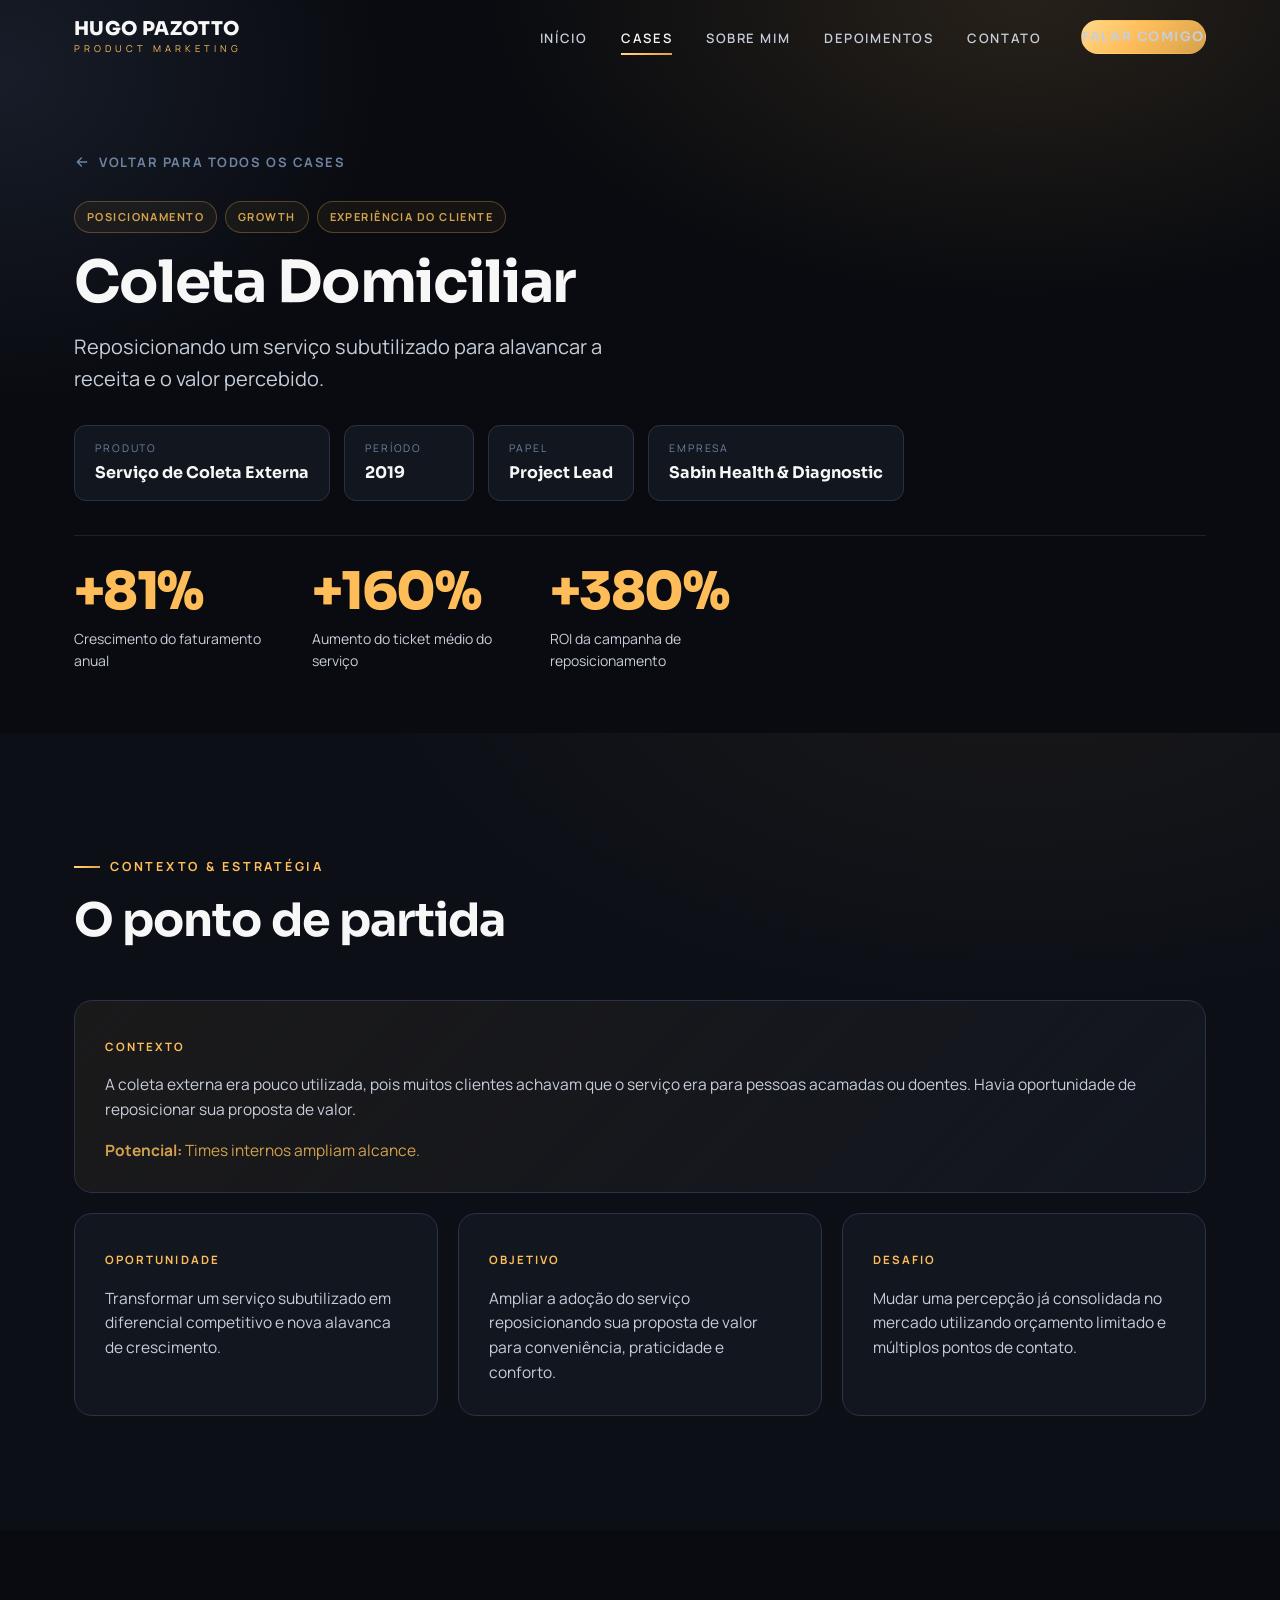
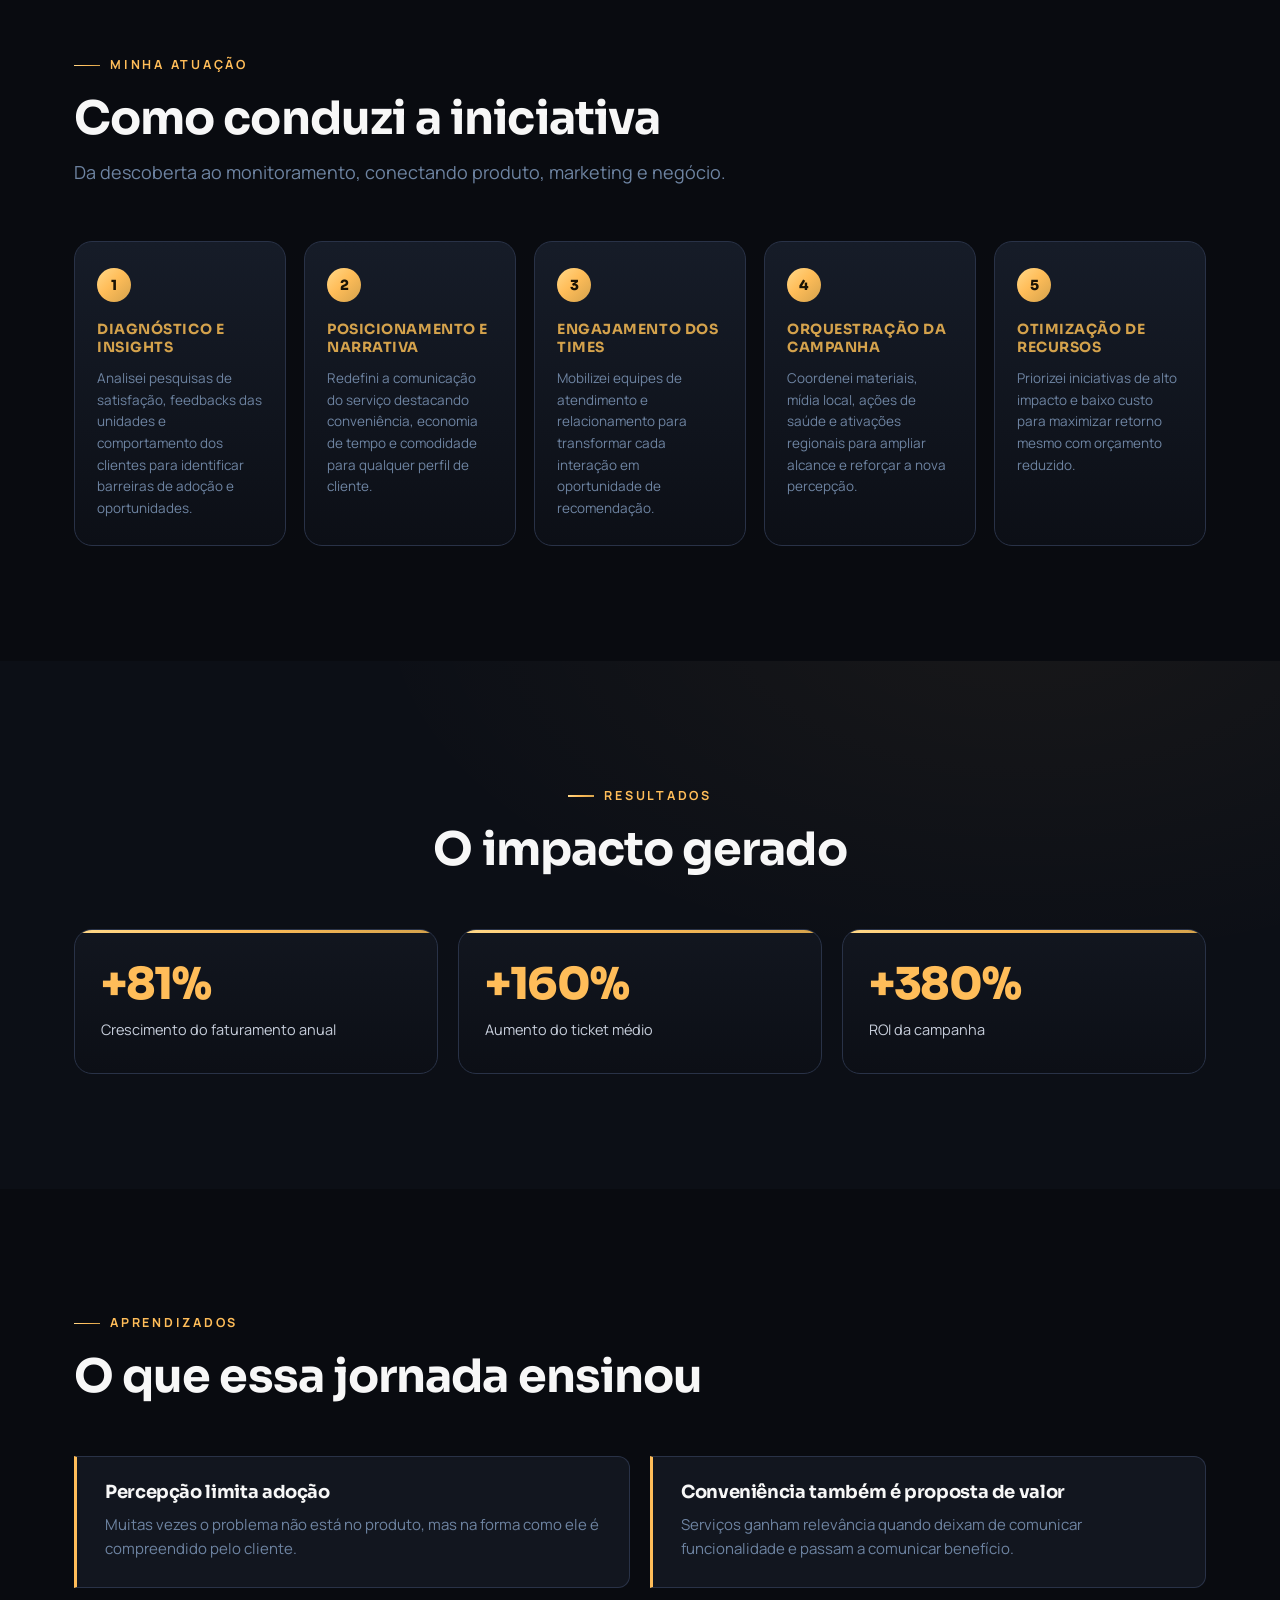
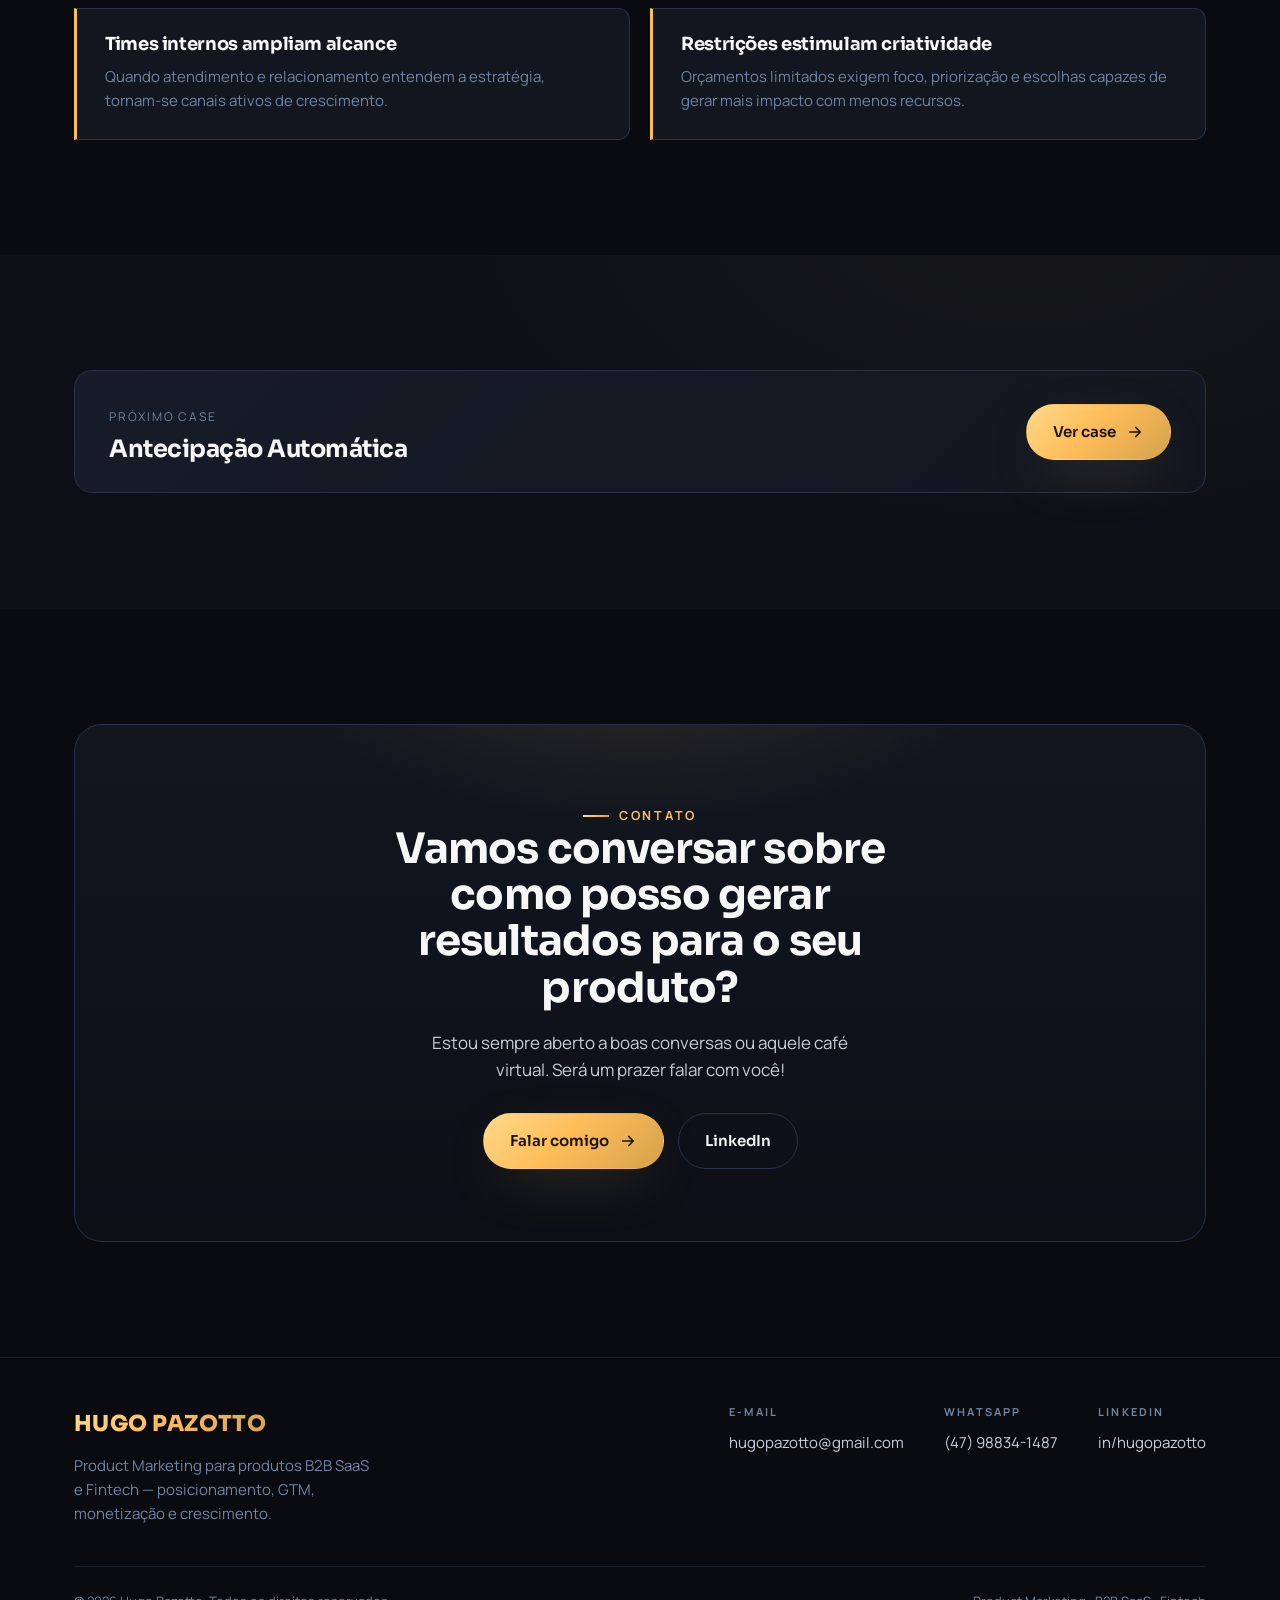
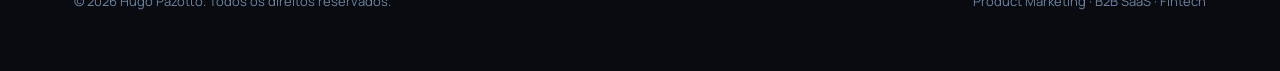
<file: case-coleta-domiciliar.html>
<!DOCTYPE html>
<html lang="pt-BR">
<head>
  <meta charset="UTF-8" />
  <meta name="viewport" content="width=device-width, initial-scale=1.0" />
  <title>Hugo Pazotto — Coleta Domiciliar | Case</title>
  <meta name="description" content="Reposicionando um serviço subutilizado para alavancar a receita e o valor percebido." />
  <link rel="preconnect" href="https://fonts.googleapis.com" />
  <link rel="preconnect" href="https://fonts.gstatic.com" crossorigin />
  <link href="https://fonts.googleapis.com/css2?family=Sora:wght@400;500;600;700;800&family=Manrope:wght@400;500;600;700&display=swap" rel="stylesheet" />
  <link rel="stylesheet" href="style.css" />
</head>
<body>
  <header class="header">
    <div class="container">
      <nav class="nav" aria-label="Principal">
        <a class="brand" href="index.html" aria-label="Hugo Pazotto — início">
          <span class="brand__name">HUGO PAZOTTO</span>
          <span class="brand__role">Product Marketing</span>
        </a>
        <ul class="nav__links">
          <li><a href="index.html">Início</a></li>
          <li><a href="cases.html" class="active">Cases</a></li>
          <li><a href="sobre.html">Sobre mim</a></li>
          <li><a href="depoimentos.html">Depoimentos</a></li>
          <li><a href="contato.html">Contato</a></li>
          <li class="nav__cta"><a class="btn btn--primary" href="contato.html">Falar comigo</a></li>
        </ul>
        <button class="nav__toggle" aria-label="Abrir menu" aria-expanded="false">
          <span></span><span></span><span></span>
        </button>
      </nav>
    </div>
  </header>
  <main>
    <section class="page-hero">
      <div class="page-hero__bg" aria-hidden="true"></div>
      <div class="container">
        <a class="back-link" href="cases.html"><svg viewBox="0 0 24 24" fill="none" stroke="currentColor" stroke-width="2.2" stroke-linecap="round" stroke-linejoin="round"><path d="M19 12H5M11 18l-6-6 6-6"/></svg> Voltar para todos os cases</a>
        <div style="margin-top:24px" class="reveal">
          <div class="fcase__tags" style="margin-bottom:18px"><span class="tag">Posicionamento</span><span class="tag">Growth</span><span class="tag">Experiência do Cliente</span></div>
          <h1>Coleta Domiciliar</h1>
          <p class="page-hero__lead">Reposicionando um serviço subutilizado para alavancar a receita e o valor percebido.</p>
          <div class="cs-meta">
            <div class="cs-meta__item"><span>Produto</span><b>Serviço de Coleta Externa</b></div>
            <div class="cs-meta__item"><span>Período</span><b>2019</b></div>
            <div class="cs-meta__item"><span>Papel</span><b>Project Lead</b></div>
            <div class="cs-meta__item"><span>Empresa</span><b>Sabin Health & Diagnostic</b></div>
          </div>
        </div>
        <div class="cs-hero-stats"><div class="cs-hero-stat reveal"><b>+81%</b><span>Crescimento do faturamento anual</span></div><div class="cs-hero-stat reveal"><b>+160%</b><span>Aumento do ticket médio do serviço</span></div><div class="cs-hero-stat reveal"><b>+380%</b><span>ROI da campanha de reposicionamento</span></div></div>
      </div>
    </section>

    <section class="section section--alt">
      <div class="container">
        <div class="section__head reveal"><span class="eyebrow">Contexto &amp; estratégia</span><h2 class="section__title">O ponto de partida</h2></div>
        <div class="cs-cards">
          <div class="cs-card cs-card--ctx reveal"><span class="cs-card__k">Contexto</span><p>A coleta externa era pouco utilizada, pois muitos clientes achavam que o serviço era para pessoas acamadas ou doentes. Havia oportunidade de reposicionar sua proposta de valor.</p><p style="margin-top:16px;color:var(--gold-2)"><strong>Potencial:</strong> Times internos ampliam alcance.</p></div>
          <div class="cs-card reveal" data-d="1"><span class="cs-card__k">Oportunidade</span><p>Transformar um serviço subutilizado em diferencial competitivo e nova alavanca de crescimento.</p></div><div class="cs-card reveal" data-d="2"><span class="cs-card__k">Objetivo</span><p>Ampliar a adoção do serviço reposicionando sua proposta de valor para conveniência, praticidade e conforto.</p></div><div class="cs-card reveal" data-d="3"><span class="cs-card__k">Desafio</span><p>Mudar uma percepção já consolidada no mercado utilizando orçamento limitado e múltiplos pontos de contato.</p></div>
        </div>
      </div>
    </section>

    <section class="section">
      <div class="container">
        <div class="section__head reveal"><span class="eyebrow">Minha atuação</span><h2 class="section__title">Como conduzi a iniciativa</h2><p class="section__sub">Da descoberta ao monitoramento, conectando produto, marketing e negócio.</p></div>
        <div class="cs-steps"><div class="cs-step reveal" data-d="1"><div class="cs-step__n">1</div><h4>Diagnóstico e Insights</h4><div><p>Analisei pesquisas de satisfação, feedbacks das unidades e comportamento dos clientes para identificar barreiras de adoção e oportunidades.</p></div></div><div class="cs-step reveal" data-d="2"><div class="cs-step__n">2</div><h4>Posicionamento e Narrativa</h4><div><p>Redefini a comunicação do serviço destacando conveniência, economia de tempo e comodidade para qualquer perfil de cliente.</p></div></div><div class="cs-step reveal" data-d="3"><div class="cs-step__n">3</div><h4>Engajamento dos Times</h4><div><p>Mobilizei equipes de atendimento e relacionamento para transformar cada interação em oportunidade de recomendação.</p></div></div><div class="cs-step reveal" data-d="4"><div class="cs-step__n">4</div><h4>Orquestração da Campanha</h4><div><p>Coordenei materiais, mídia local, ações de saúde e ativações regionais para ampliar alcance e reforçar a nova percepção.</p></div></div><div class="cs-step reveal" data-d="1"><div class="cs-step__n">5</div><h4>Otimização de Recursos</h4><div><p>Priorizei iniciativas de alto impacto e baixo custo para maximizar retorno mesmo com orçamento reduzido.</p></div></div></div>
      </div>
    </section>

    <section class="section section--alt">
      <div class="container">
        <div class="section__head section__head--center reveal"><span class="eyebrow eyebrow--center">Resultados</span><h2 class="section__title">O impacto gerado</h2></div>
        <div class="cs-results"><div class="cs-result reveal" data-d="1"><b>+81%</b><span>Crescimento do faturamento anual</span></div><div class="cs-result reveal" data-d="2"><b>+160%</b><span>Aumento do ticket médio</span></div><div class="cs-result reveal" data-d="3"><b>+380%</b><span>ROI da campanha</span></div></div>
      </div>
    </section>

    <section class="section">
      <div class="container">
        <div class="section__head reveal"><span class="eyebrow">Aprendizados</span><h2 class="section__title">O que essa jornada ensinou</h2></div>
        <div class="cs-learn"><div class="cs-learn__item reveal" data-d="1"><h4>Percepção limita adoção</h4><p>Muitas vezes o problema não está no produto, mas na forma como ele é compreendido pelo cliente.</p></div><div class="cs-learn__item reveal" data-d="2"><h4>Conveniência também é proposta de valor</h4><p>Serviços ganham relevância quando deixam de comunicar funcionalidade e passam a comunicar benefício.</p></div><div class="cs-learn__item reveal" data-d="3"><h4>Times internos ampliam alcance</h4><p>Quando atendimento e relacionamento entendem a estratégia, tornam-se canais ativos de crescimento.</p></div><div class="cs-learn__item reveal" data-d="4"><h4>Restrições estimulam criatividade</h4><p>Orçamentos limitados exigem foco, priorização e escolhas capazes de gerar mais impacto com menos recursos.</p></div></div>
      </div>
    </section>

    <section class="section section--alt">
      <div class="container">
        <div class="cs-next reveal">
          <div><span>Próximo case</span><h3>Antecipação Automática</h3></div>
          <a class="btn btn--primary" href="case-antecipacao-automatica.html">Ver case <svg viewBox="0 0 24 24" fill="none" stroke="currentColor" stroke-width="2.2" stroke-linecap="round" stroke-linejoin="round"><path d="M5 12h14M13 6l6 6-6 6"/></svg></a>
        </div>
      </div>
    </section>
    
    <section class="section">
      <div class="container">
        <div class="cta reveal">
          <span class="eyebrow eyebrow--center">Contato</span>
          <h2>Vamos conversar sobre como posso gerar resultados para o seu produto?</h2>
          <p>Estou sempre aberto a boas conversas ou aquele café virtual. Será um prazer falar com você!</p>
          <div class="cta__actions">
            <a class="btn btn--primary" href="mailto:hugopazotto@gmail.com">Falar comigo <svg viewBox="0 0 24 24" fill="none" stroke="currentColor" stroke-width="2.2" stroke-linecap="round" stroke-linejoin="round"><path d="M5 12h14M13 6l6 6-6 6"/></svg></a>
            <a class="btn btn--ghost" href="https://www.linkedin.com/in/hugopazotto" target="_blank" rel="noopener">LinkedIn</a>
          </div>
        </div>
      </div>
    </section>
  </main>
  <footer class="footer">
    <div class="container">
      <div class="footer__grid">
        <div class="footer__brand">
          <span class="brand__name grad-text">HUGO PAZOTTO</span>
          <p style="color:var(--muted);max-width:34ch;margin-top:12px;font-size:15px;">Product Marketing para produtos B2B SaaS e Fintech — posicionamento, GTM, monetização e crescimento.</p>
        </div>
        <div class="footer__contacts">
          <div class="footer__col"><h4>E-mail</h4><a href="mailto:hugopazotto@gmail.com">hugopazotto@gmail.com</a></div>
          <div class="footer__col"><h4>WhatsApp</h4><a href="https://wa.me/5547988341487" target="_blank" rel="noopener">(47) 98834-1487</a></div>
          <div class="footer__col"><h4>LinkedIn</h4><a href="https://www.linkedin.com/in/hugopazotto" target="_blank" rel="noopener">in/hugopazotto</a></div>
        </div>
      </div>
      <div class="footer__bottom">
        <span>© <span data-year>2025</span> Hugo Pazotto. Todos os direitos reservados.</span>
        <span>Product Marketing · B2B SaaS · Fintech</span>
      </div>
    </div>
  </footer>
  <script src="script.js"></script>
</body>
</html>
</file>
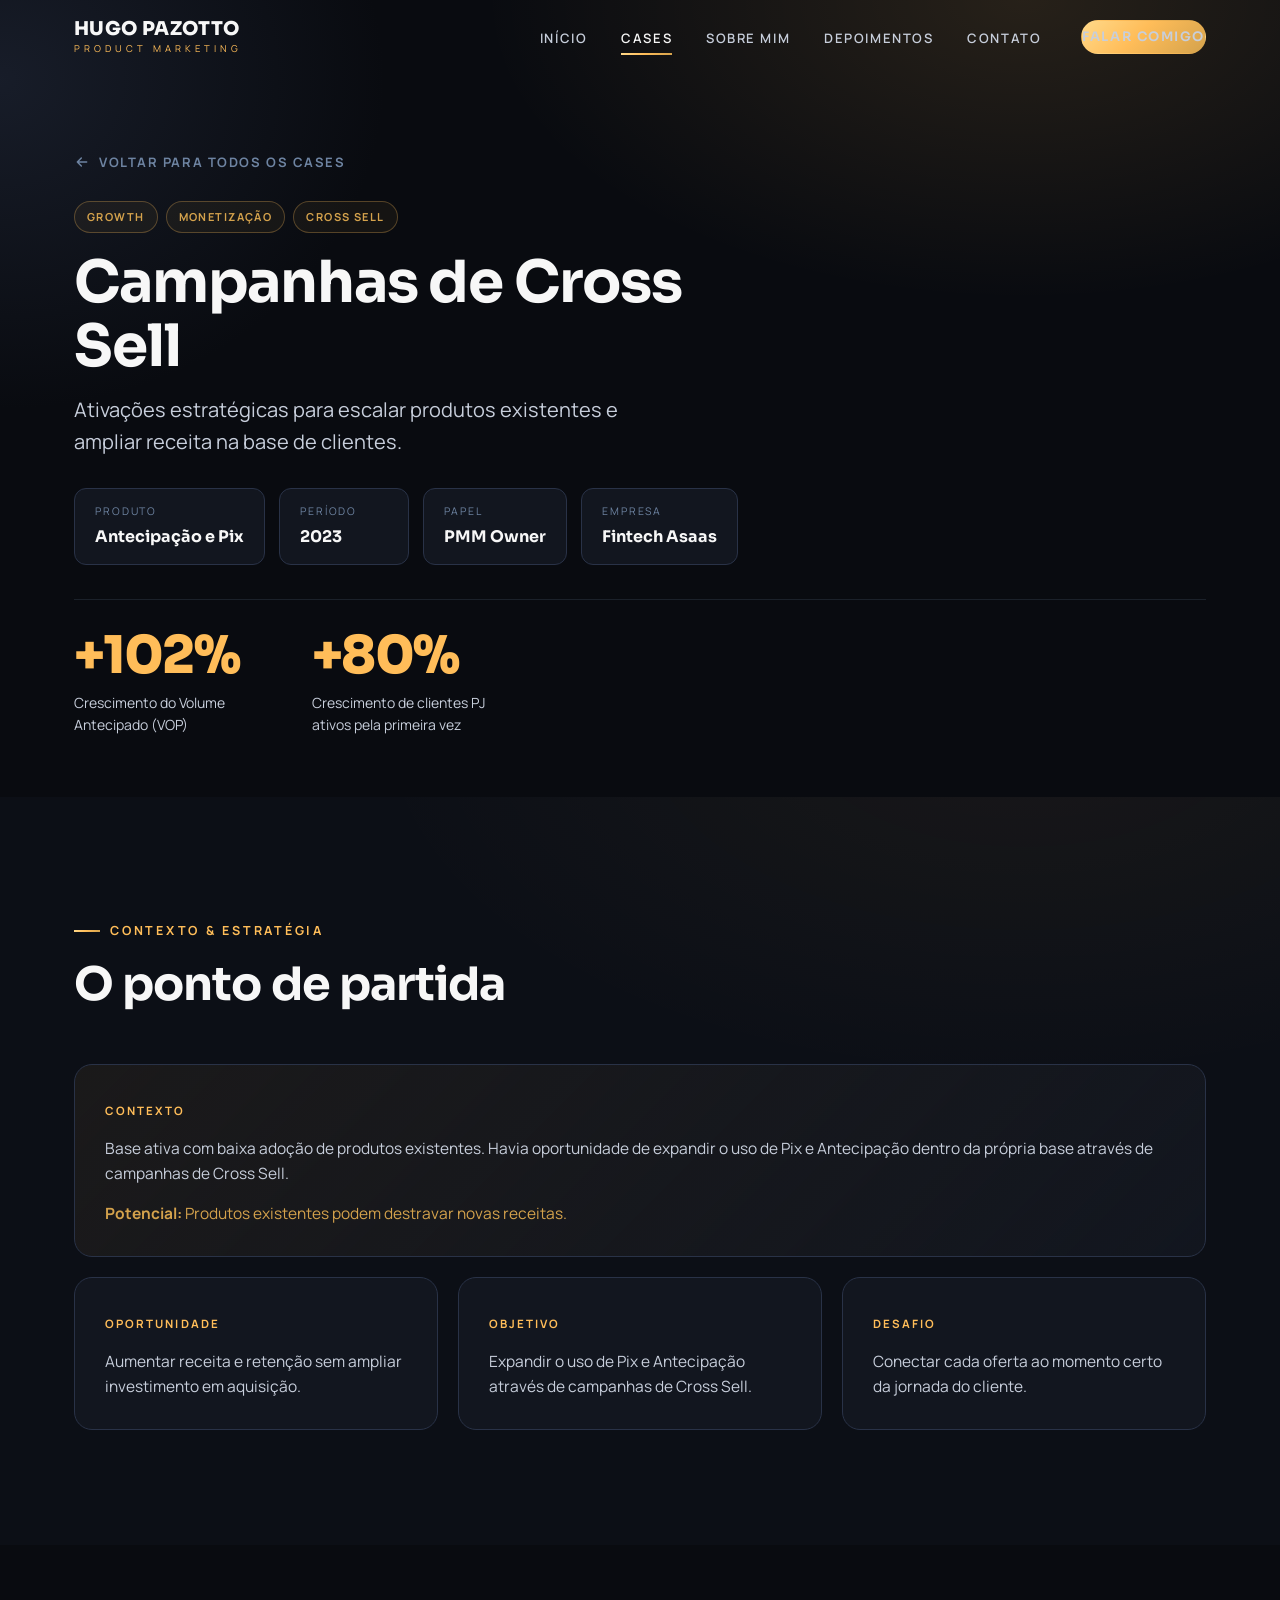
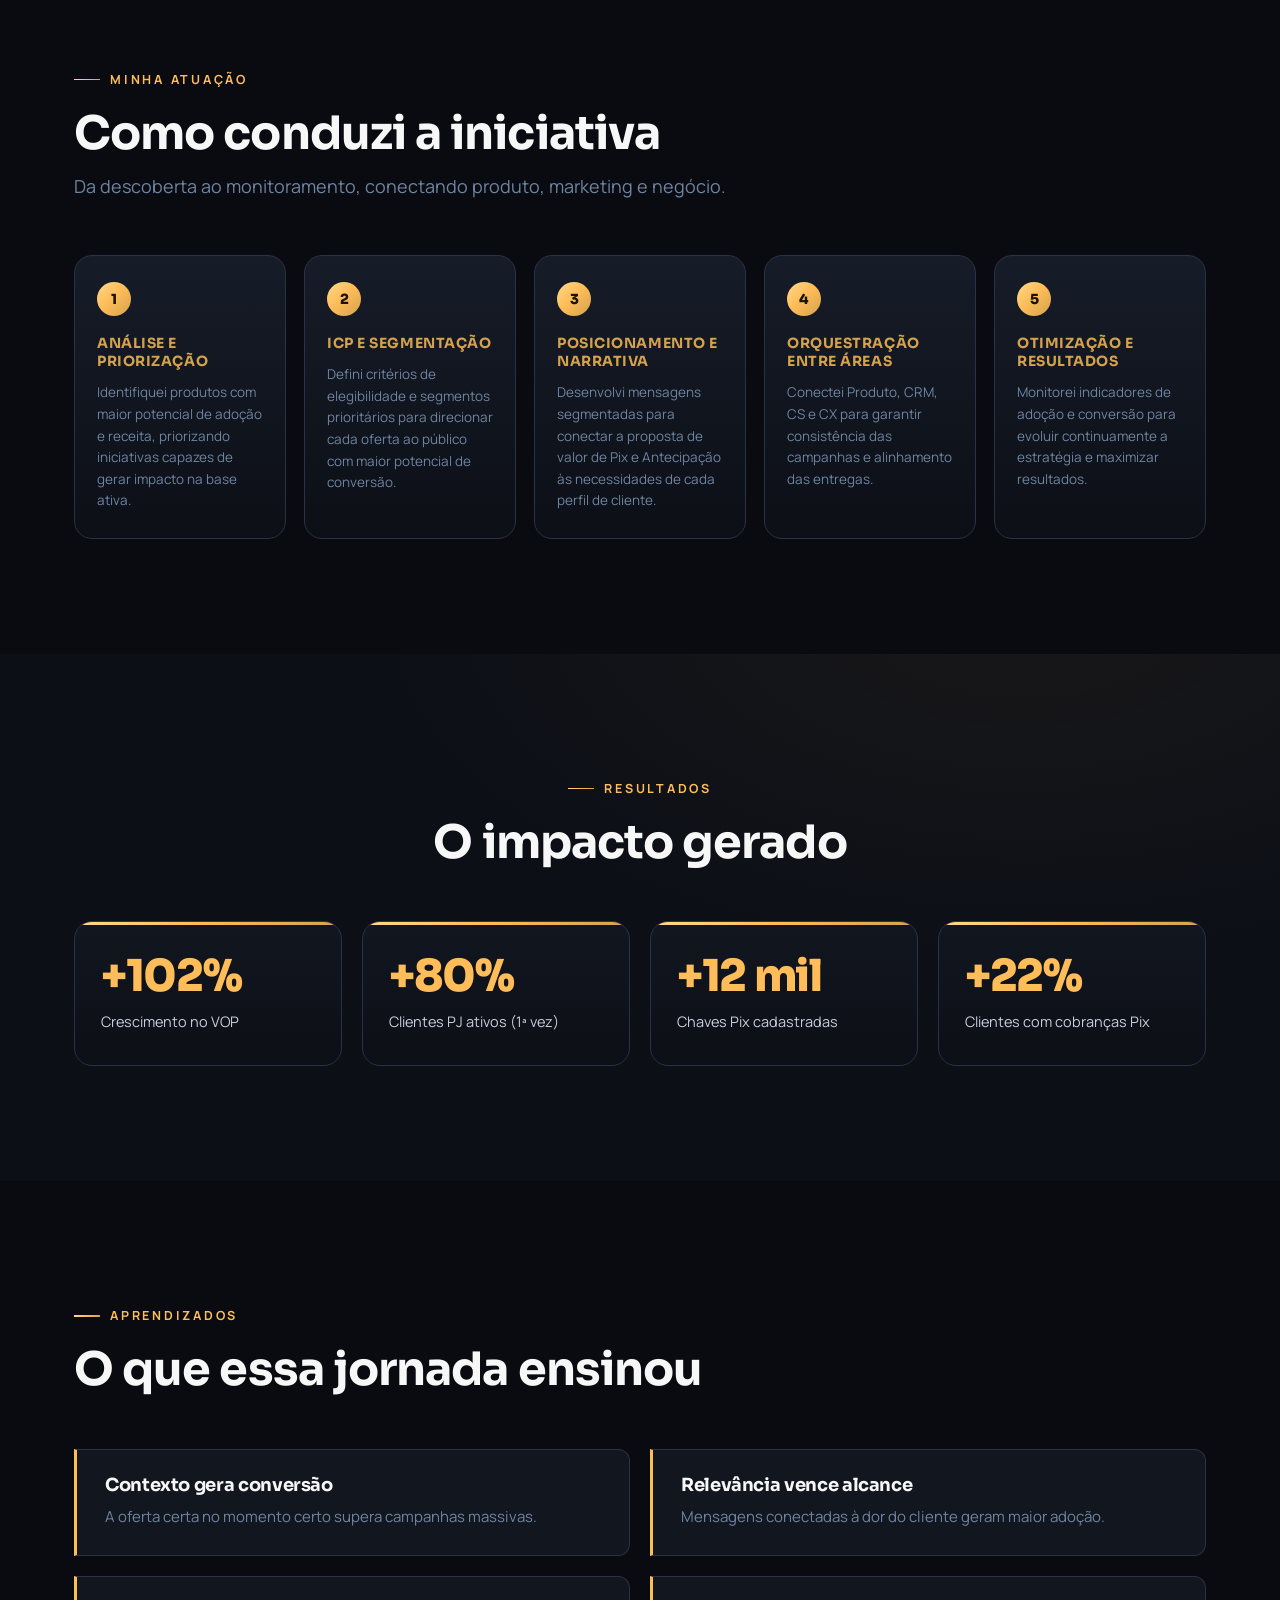
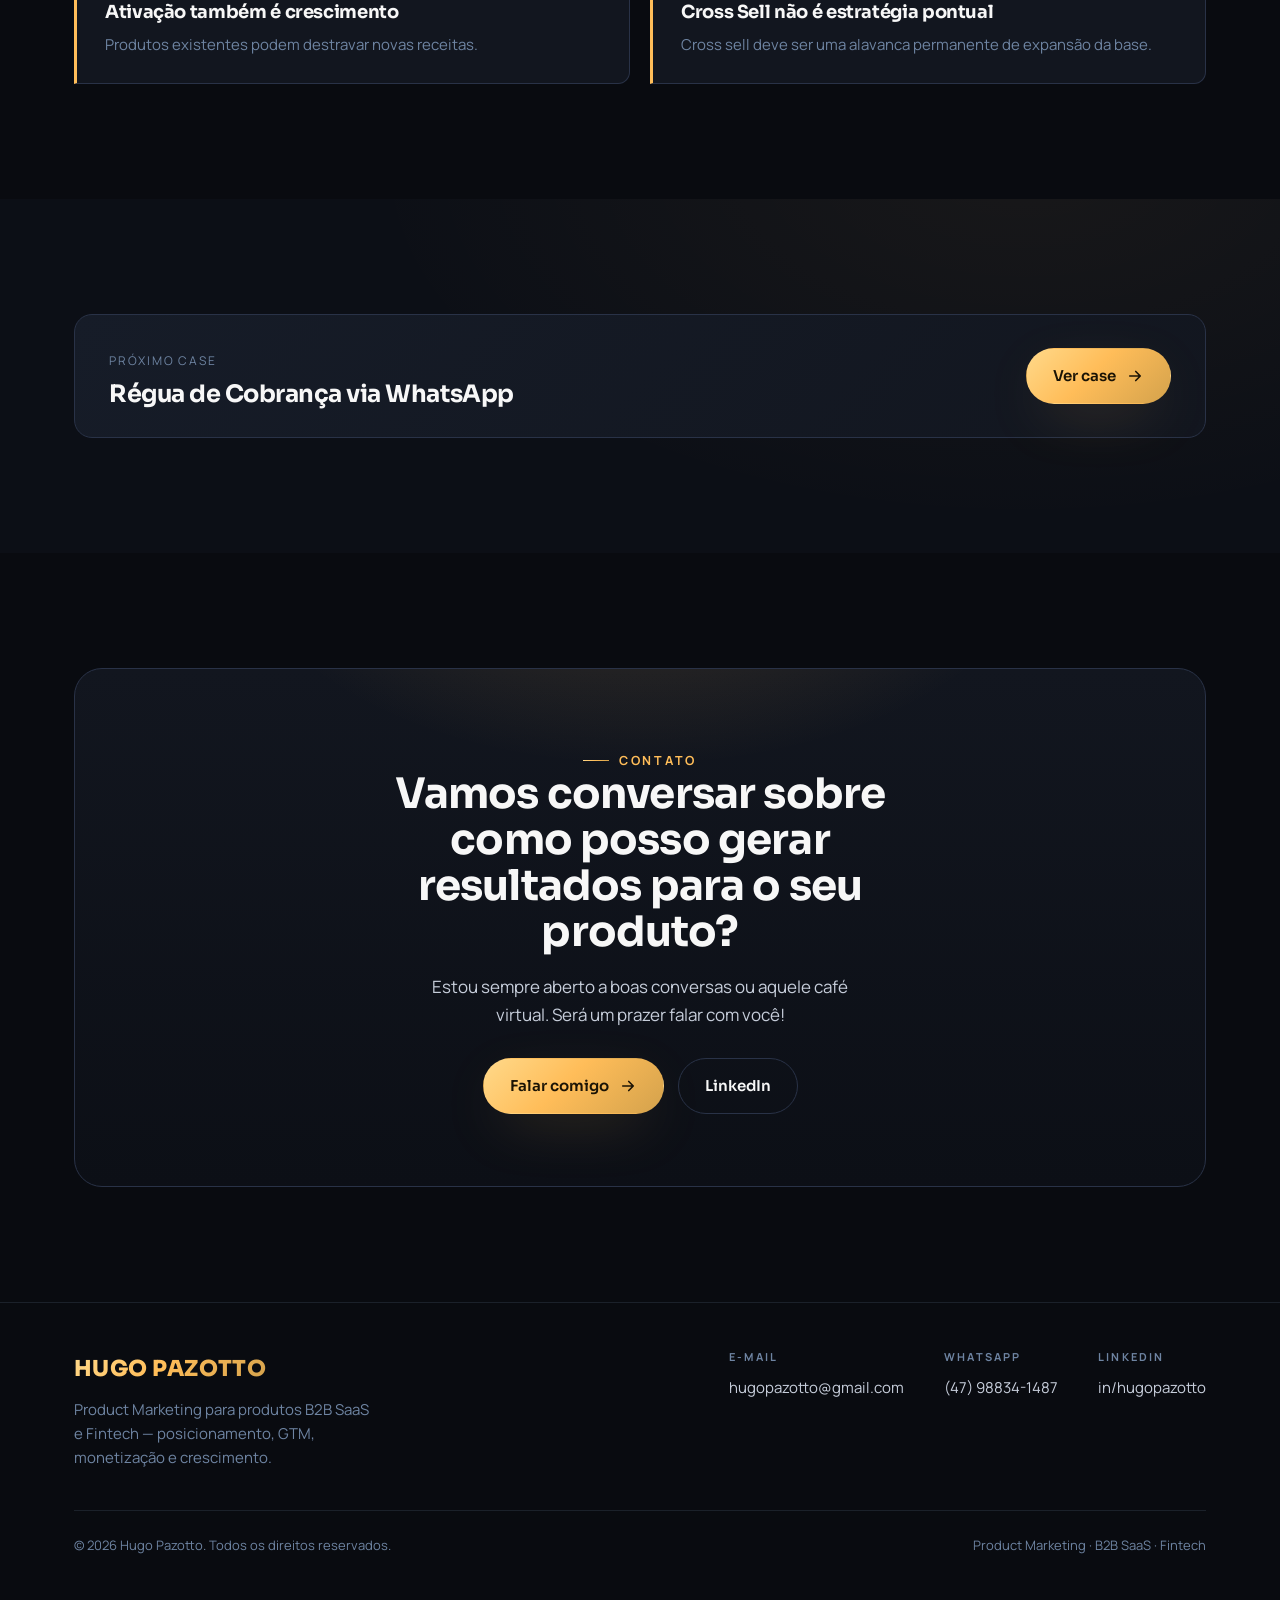
<file: case-cross-sell.html>
<!DOCTYPE html>
<html lang="pt-BR">
<head>
  <meta charset="UTF-8" />
  <meta name="viewport" content="width=device-width, initial-scale=1.0" />
  <title>Hugo Pazotto — Campanhas de Cross Sell | Case</title>
  <meta name="description" content="Ativações estratégicas para escalar produtos existentes e ampliar receita na base de clientes." />
  <link rel="preconnect" href="https://fonts.googleapis.com" />
  <link rel="preconnect" href="https://fonts.gstatic.com" crossorigin />
  <link href="https://fonts.googleapis.com/css2?family=Sora:wght@400;500;600;700;800&family=Manrope:wght@400;500;600;700&display=swap" rel="stylesheet" />
  <link rel="stylesheet" href="style.css" />
</head>
<body>
  <header class="header">
    <div class="container">
      <nav class="nav" aria-label="Principal">
        <a class="brand" href="index.html" aria-label="Hugo Pazotto — início">
          <span class="brand__name">HUGO PAZOTTO</span>
          <span class="brand__role">Product Marketing</span>
        </a>
        <ul class="nav__links">
          <li><a href="index.html">Início</a></li>
          <li><a href="cases.html" class="active">Cases</a></li>
          <li><a href="sobre.html">Sobre mim</a></li>
          <li><a href="depoimentos.html">Depoimentos</a></li>
          <li><a href="contato.html">Contato</a></li>
          <li class="nav__cta"><a class="btn btn--primary" href="contato.html">Falar comigo</a></li>
        </ul>
        <button class="nav__toggle" aria-label="Abrir menu" aria-expanded="false">
          <span></span><span></span><span></span>
        </button>
      </nav>
    </div>
  </header>
  <main>
    <section class="page-hero">
      <div class="page-hero__bg" aria-hidden="true"></div>
      <div class="container">
        <a class="back-link" href="cases.html"><svg viewBox="0 0 24 24" fill="none" stroke="currentColor" stroke-width="2.2" stroke-linecap="round" stroke-linejoin="round"><path d="M19 12H5M11 18l-6-6 6-6"/></svg> Voltar para todos os cases</a>
        <div style="margin-top:24px" class="reveal">
          <div class="fcase__tags" style="margin-bottom:18px"><span class="tag">Growth</span><span class="tag">Monetização</span><span class="tag">Cross Sell</span></div>
          <h1>Campanhas de Cross Sell</h1>
          <p class="page-hero__lead">Ativações estratégicas para escalar produtos existentes e ampliar receita na base de clientes.</p>
          <div class="cs-meta">
            <div class="cs-meta__item"><span>Produto</span><b>Antecipação e Pix</b></div>
            <div class="cs-meta__item"><span>Período</span><b>2023</b></div>
            <div class="cs-meta__item"><span>Papel</span><b>PMM Owner</b></div>
            <div class="cs-meta__item"><span>Empresa</span><b>Fintech Asaas</b></div>
          </div>
        </div>
        <div class="cs-hero-stats"><div class="cs-hero-stat reveal"><b>+102%</b><span>Crescimento do Volume Antecipado (VOP)</span></div><div class="cs-hero-stat reveal"><b>+80%</b><span>Crescimento de clientes PJ ativos pela primeira vez</span></div></div>
      </div>
    </section>

    <section class="section section--alt">
      <div class="container">
        <div class="section__head reveal"><span class="eyebrow">Contexto &amp; estratégia</span><h2 class="section__title">O ponto de partida</h2></div>
        <div class="cs-cards">
          <div class="cs-card cs-card--ctx reveal"><span class="cs-card__k">Contexto</span><p>Base ativa com baixa adoção de produtos existentes. Havia oportunidade de expandir o uso de Pix e Antecipação dentro da própria base através de campanhas de Cross Sell.</p><p style="margin-top:16px;color:var(--gold-2)"><strong>Potencial:</strong> Produtos existentes podem destravar novas receitas.</p></div>
          <div class="cs-card reveal" data-d="1"><span class="cs-card__k">Oportunidade</span><p>Aumentar receita e retenção sem ampliar investimento em aquisição.</p></div><div class="cs-card reveal" data-d="2"><span class="cs-card__k">Objetivo</span><p>Expandir o uso de Pix e Antecipação através de campanhas de Cross Sell.</p></div><div class="cs-card reveal" data-d="3"><span class="cs-card__k">Desafio</span><p>Conectar cada oferta ao momento certo da jornada do cliente.</p></div>
        </div>
      </div>
    </section>

    <section class="section">
      <div class="container">
        <div class="section__head reveal"><span class="eyebrow">Minha atuação</span><h2 class="section__title">Como conduzi a iniciativa</h2><p class="section__sub">Da descoberta ao monitoramento, conectando produto, marketing e negócio.</p></div>
        <div class="cs-steps"><div class="cs-step reveal" data-d="1"><div class="cs-step__n">1</div><h4>Análise e Priorização</h4><div><p>Identifiquei produtos com maior potencial de adoção e receita, priorizando iniciativas capazes de gerar impacto na base ativa.</p></div></div><div class="cs-step reveal" data-d="2"><div class="cs-step__n">2</div><h4>ICP e Segmentação</h4><div><p>Defini critérios de elegibilidade e segmentos prioritários para direcionar cada oferta ao público com maior potencial de conversão.</p></div></div><div class="cs-step reveal" data-d="3"><div class="cs-step__n">3</div><h4>Posicionamento e Narrativa</h4><div><p>Desenvolvi mensagens segmentadas para conectar a proposta de valor de Pix e Antecipação às necessidades de cada perfil de cliente.</p></div></div><div class="cs-step reveal" data-d="4"><div class="cs-step__n">4</div><h4>Orquestração entre Áreas</h4><div><p>Conectei Produto, CRM, CS e CX para garantir consistência das campanhas e alinhamento das entregas.</p></div></div><div class="cs-step reveal" data-d="1"><div class="cs-step__n">5</div><h4>Otimização e Resultados</h4><div><p>Monitorei indicadores de adoção e conversão para evoluir continuamente a estratégia e maximizar resultados.</p></div></div></div>
      </div>
    </section>

    <section class="section section--alt">
      <div class="container">
        <div class="section__head section__head--center reveal"><span class="eyebrow eyebrow--center">Resultados</span><h2 class="section__title">O impacto gerado</h2></div>
        <div class="cs-results"><div class="cs-result reveal" data-d="1"><b>+102%</b><span>Crescimento no VOP</span></div><div class="cs-result reveal" data-d="2"><b>+80%</b><span>Clientes PJ ativos (1ª vez)</span></div><div class="cs-result reveal" data-d="3"><b>+12 mil</b><span>Chaves Pix cadastradas</span></div><div class="cs-result reveal" data-d="4"><b>+22%</b><span>Clientes com cobranças Pix</span></div></div>
      </div>
    </section>

    <section class="section">
      <div class="container">
        <div class="section__head reveal"><span class="eyebrow">Aprendizados</span><h2 class="section__title">O que essa jornada ensinou</h2></div>
        <div class="cs-learn"><div class="cs-learn__item reveal" data-d="1"><h4>Contexto gera conversão</h4><p>A oferta certa no momento certo supera campanhas massivas.</p></div><div class="cs-learn__item reveal" data-d="2"><h4>Relevância vence alcance</h4><p>Mensagens conectadas à dor do cliente geram maior adoção.</p></div><div class="cs-learn__item reveal" data-d="3"><h4>Ativação também é crescimento</h4><p>Produtos existentes podem destravar novas receitas.</p></div><div class="cs-learn__item reveal" data-d="4"><h4>Cross Sell não é estratégia pontual</h4><p>Cross sell deve ser uma alavanca permanente de expansão da base.</p></div></div>
      </div>
    </section>

    <section class="section section--alt">
      <div class="container">
        <div class="cs-next reveal">
          <div><span>Próximo case</span><h3>Régua de Cobrança via WhatsApp</h3></div>
          <a class="btn btn--primary" href="case-regua-cobranca.html">Ver case <svg viewBox="0 0 24 24" fill="none" stroke="currentColor" stroke-width="2.2" stroke-linecap="round" stroke-linejoin="round"><path d="M5 12h14M13 6l6 6-6 6"/></svg></a>
        </div>
      </div>
    </section>
    
    <section class="section">
      <div class="container">
        <div class="cta reveal">
          <span class="eyebrow eyebrow--center">Contato</span>
          <h2>Vamos conversar sobre como posso gerar resultados para o seu produto?</h2>
          <p>Estou sempre aberto a boas conversas ou aquele café virtual. Será um prazer falar com você!</p>
          <div class="cta__actions">
            <a class="btn btn--primary" href="mailto:hugopazotto@gmail.com">Falar comigo <svg viewBox="0 0 24 24" fill="none" stroke="currentColor" stroke-width="2.2" stroke-linecap="round" stroke-linejoin="round"><path d="M5 12h14M13 6l6 6-6 6"/></svg></a>
            <a class="btn btn--ghost" href="https://www.linkedin.com/in/hugopazotto" target="_blank" rel="noopener">LinkedIn</a>
          </div>
        </div>
      </div>
    </section>
  </main>
  <footer class="footer">
    <div class="container">
      <div class="footer__grid">
        <div class="footer__brand">
          <span class="brand__name grad-text">HUGO PAZOTTO</span>
          <p style="color:var(--muted);max-width:34ch;margin-top:12px;font-size:15px;">Product Marketing para produtos B2B SaaS e Fintech — posicionamento, GTM, monetização e crescimento.</p>
        </div>
        <div class="footer__contacts">
          <div class="footer__col"><h4>E-mail</h4><a href="mailto:hugopazotto@gmail.com">hugopazotto@gmail.com</a></div>
          <div class="footer__col"><h4>WhatsApp</h4><a href="https://wa.me/5547988341487" target="_blank" rel="noopener">(47) 98834-1487</a></div>
          <div class="footer__col"><h4>LinkedIn</h4><a href="https://www.linkedin.com/in/hugopazotto" target="_blank" rel="noopener">in/hugopazotto</a></div>
        </div>
      </div>
      <div class="footer__bottom">
        <span>© <span data-year>2025</span> Hugo Pazotto. Todos os direitos reservados.</span>
        <span>Product Marketing · B2B SaaS · Fintech</span>
      </div>
    </div>
  </footer>
  <script src="script.js"></script>
</body>
</html>
</file>
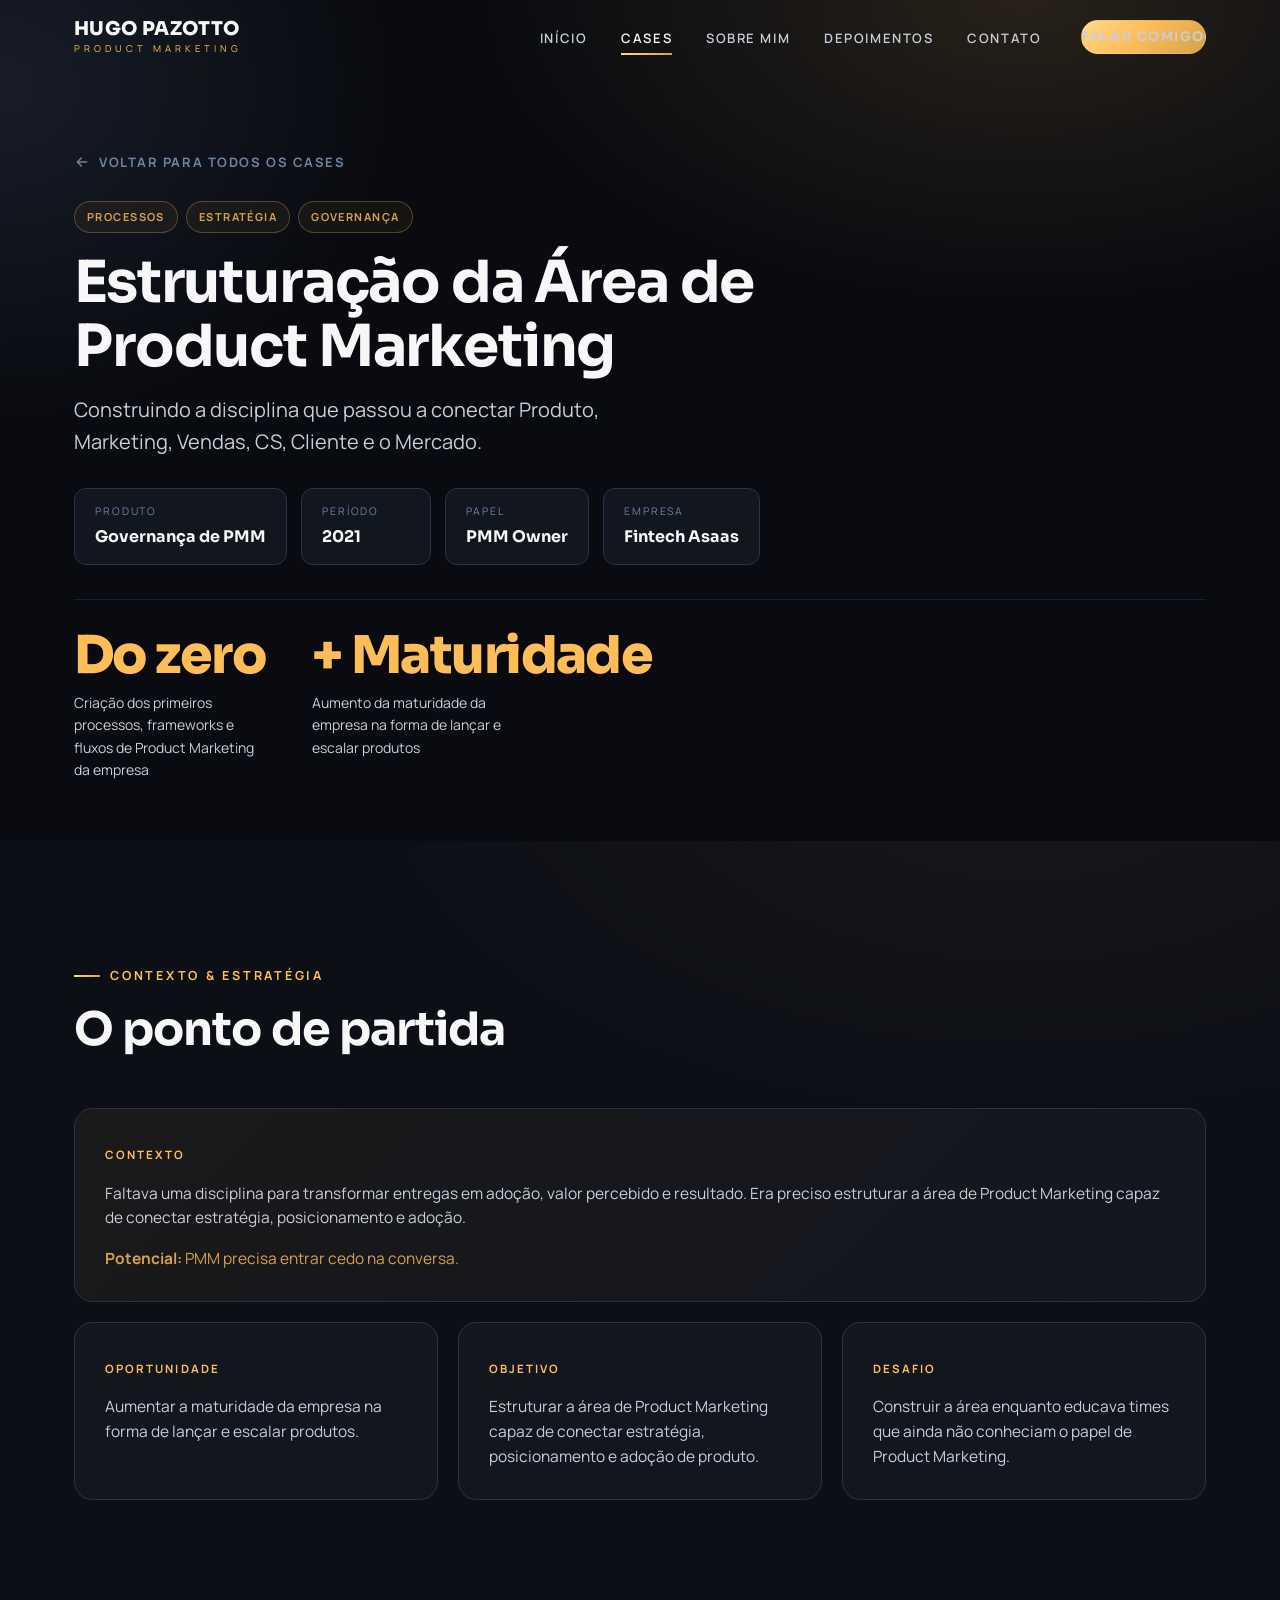
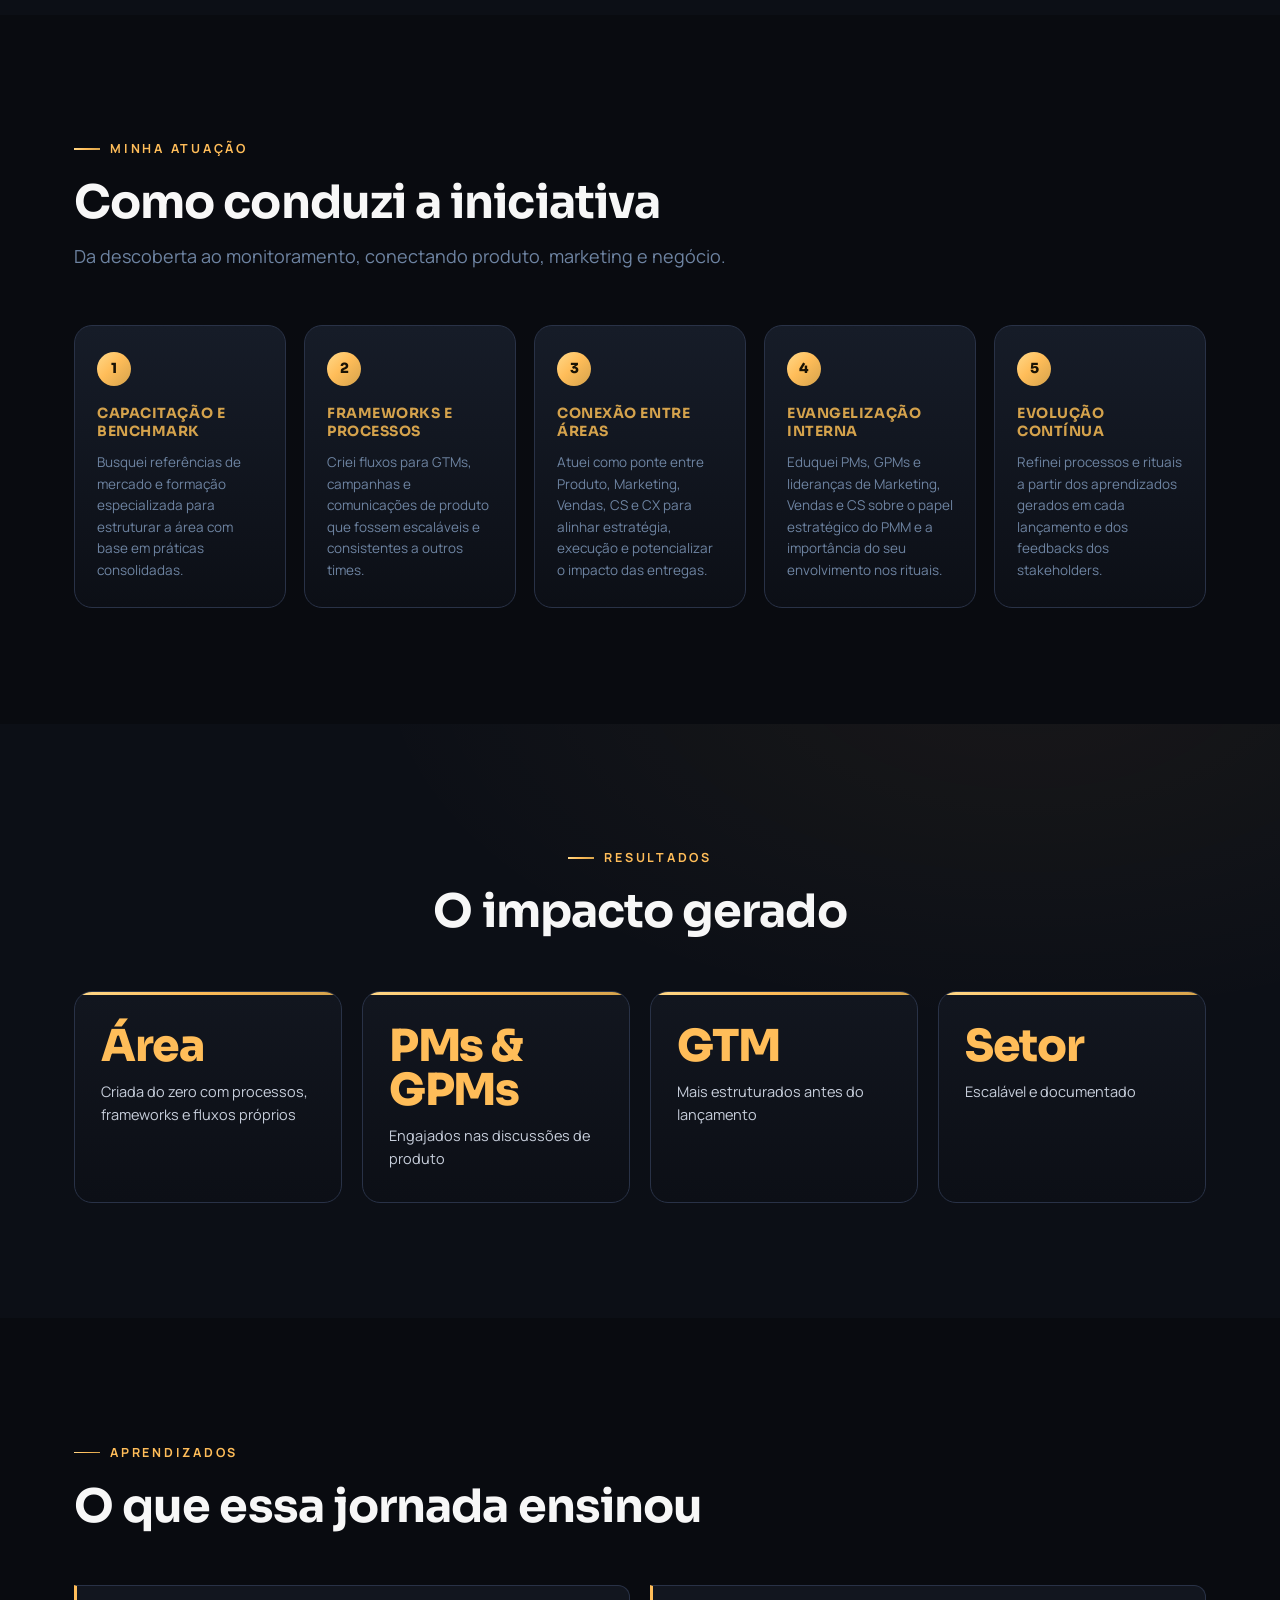
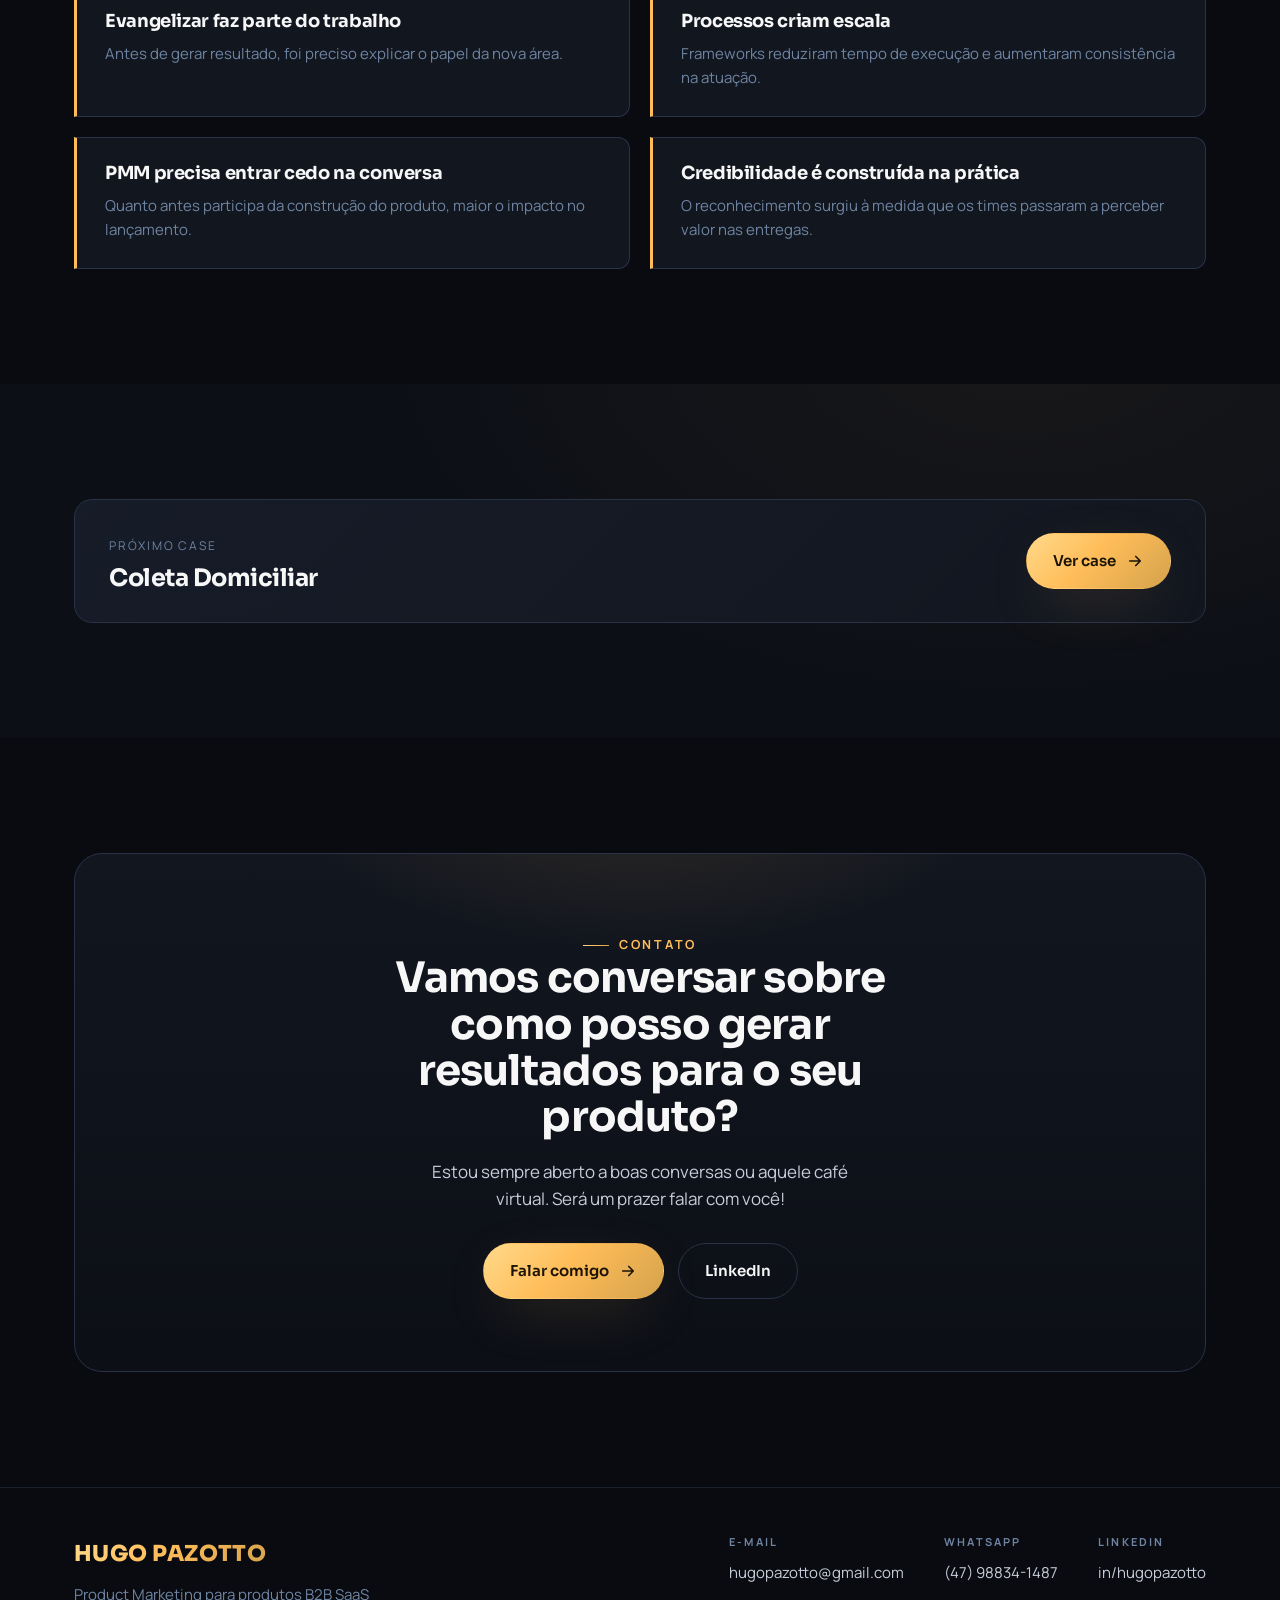
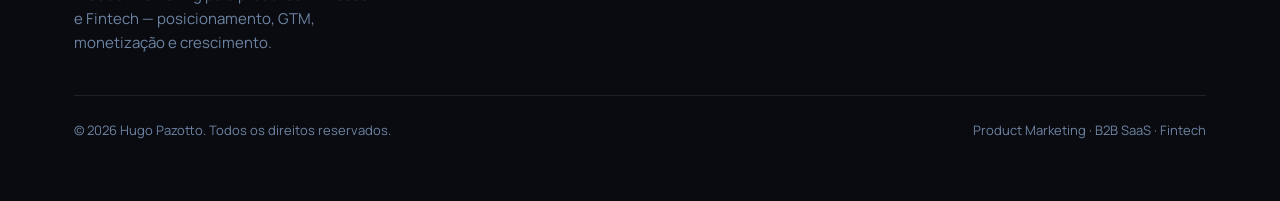
<file: case-estruturacao-pmm.html>
<!DOCTYPE html>
<html lang="pt-BR">
<head>
  <meta charset="UTF-8" />
  <meta name="viewport" content="width=device-width, initial-scale=1.0" />
  <title>Hugo Pazotto — Estruturação da Área de Product Marketing | Case</title>
  <meta name="description" content="Construindo a disciplina que passou a conectar Produto, Marketing, Vendas, CS, Cliente e o Mercado." />
  <link rel="preconnect" href="https://fonts.googleapis.com" />
  <link rel="preconnect" href="https://fonts.gstatic.com" crossorigin />
  <link href="https://fonts.googleapis.com/css2?family=Sora:wght@400;500;600;700;800&family=Manrope:wght@400;500;600;700&display=swap" rel="stylesheet" />
  <link rel="stylesheet" href="style.css" />
</head>
<body>
  <header class="header">
    <div class="container">
      <nav class="nav" aria-label="Principal">
        <a class="brand" href="index.html" aria-label="Hugo Pazotto — início">
          <span class="brand__name">HUGO PAZOTTO</span>
          <span class="brand__role">Product Marketing</span>
        </a>
        <ul class="nav__links">
          <li><a href="index.html">Início</a></li>
          <li><a href="cases.html" class="active">Cases</a></li>
          <li><a href="sobre.html">Sobre mim</a></li>
          <li><a href="depoimentos.html">Depoimentos</a></li>
          <li><a href="contato.html">Contato</a></li>
          <li class="nav__cta"><a class="btn btn--primary" href="contato.html">Falar comigo</a></li>
        </ul>
        <button class="nav__toggle" aria-label="Abrir menu" aria-expanded="false">
          <span></span><span></span><span></span>
        </button>
      </nav>
    </div>
  </header>
  <main>
    <section class="page-hero">
      <div class="page-hero__bg" aria-hidden="true"></div>
      <div class="container">
        <a class="back-link" href="cases.html"><svg viewBox="0 0 24 24" fill="none" stroke="currentColor" stroke-width="2.2" stroke-linecap="round" stroke-linejoin="round"><path d="M19 12H5M11 18l-6-6 6-6"/></svg> Voltar para todos os cases</a>
        <div style="margin-top:24px" class="reveal">
          <div class="fcase__tags" style="margin-bottom:18px"><span class="tag">Processos</span><span class="tag">Estratégia</span><span class="tag">Governança</span></div>
          <h1>Estruturação da Área de Product Marketing</h1>
          <p class="page-hero__lead">Construindo a disciplina que passou a conectar Produto, Marketing, Vendas, CS, Cliente e o Mercado.</p>
          <div class="cs-meta">
            <div class="cs-meta__item"><span>Produto</span><b>Governança de PMM</b></div>
            <div class="cs-meta__item"><span>Período</span><b>2021</b></div>
            <div class="cs-meta__item"><span>Papel</span><b>PMM Owner</b></div>
            <div class="cs-meta__item"><span>Empresa</span><b>Fintech Asaas</b></div>
          </div>
        </div>
        <div class="cs-hero-stats"><div class="cs-hero-stat reveal"><b>Do zero</b><span>Criação dos primeiros processos, frameworks e fluxos de Product Marketing da empresa</span></div><div class="cs-hero-stat reveal"><b>+ Maturidade</b><span>Aumento da maturidade da empresa na forma de lançar e escalar produtos</span></div></div>
      </div>
    </section>

    <section class="section section--alt">
      <div class="container">
        <div class="section__head reveal"><span class="eyebrow">Contexto &amp; estratégia</span><h2 class="section__title">O ponto de partida</h2></div>
        <div class="cs-cards">
          <div class="cs-card cs-card--ctx reveal"><span class="cs-card__k">Contexto</span><p>Faltava uma disciplina para transformar entregas em adoção, valor percebido e resultado. Era preciso estruturar a área de Product Marketing capaz de conectar estratégia, posicionamento e adoção.</p><p style="margin-top:16px;color:var(--gold-2)"><strong>Potencial:</strong> PMM precisa entrar cedo na conversa.</p></div>
          <div class="cs-card reveal" data-d="1"><span class="cs-card__k">Oportunidade</span><p>Aumentar a maturidade da empresa na forma de lançar e escalar produtos.</p></div><div class="cs-card reveal" data-d="2"><span class="cs-card__k">Objetivo</span><p>Estruturar a área de Product Marketing capaz de conectar estratégia, posicionamento e adoção de produto.</p></div><div class="cs-card reveal" data-d="3"><span class="cs-card__k">Desafio</span><p>Construir a área enquanto educava times que ainda não conheciam o papel de Product Marketing.</p></div>
        </div>
      </div>
    </section>

    <section class="section">
      <div class="container">
        <div class="section__head reveal"><span class="eyebrow">Minha atuação</span><h2 class="section__title">Como conduzi a iniciativa</h2><p class="section__sub">Da descoberta ao monitoramento, conectando produto, marketing e negócio.</p></div>
        <div class="cs-steps"><div class="cs-step reveal" data-d="1"><div class="cs-step__n">1</div><h4>Capacitação e Benchmark</h4><div><p>Busquei referências de mercado e formação especializada para estruturar a área com base em práticas consolidadas.</p></div></div><div class="cs-step reveal" data-d="2"><div class="cs-step__n">2</div><h4>Frameworks e Processos</h4><div><p>Criei fluxos para GTMs, campanhas e comunicações de produto que fossem escaláveis e consistentes a outros times.</p></div></div><div class="cs-step reveal" data-d="3"><div class="cs-step__n">3</div><h4>Conexão entre Áreas</h4><div><p>Atuei como ponte entre Produto, Marketing, Vendas, CS e CX para alinhar estratégia, execução e potencializar o impacto das entregas.</p></div></div><div class="cs-step reveal" data-d="4"><div class="cs-step__n">4</div><h4>Evangelização Interna</h4><div><p>Eduquei PMs, GPMs e lideranças de Marketing, Vendas e CS sobre o papel estratégico do PMM e a importância do seu envolvimento nos rituais.</p></div></div><div class="cs-step reveal" data-d="1"><div class="cs-step__n">5</div><h4>Evolução Contínua</h4><div><p>Refinei processos e rituais a partir dos aprendizados gerados em cada lançamento e dos feedbacks dos stakeholders.</p></div></div></div>
      </div>
    </section>

    <section class="section section--alt">
      <div class="container">
        <div class="section__head section__head--center reveal"><span class="eyebrow eyebrow--center">Resultados</span><h2 class="section__title">O impacto gerado</h2></div>
        <div class="cs-results"><div class="cs-result reveal" data-d="1"><b>Área</b><span>Criada do zero com processos, frameworks e fluxos próprios</span></div><div class="cs-result reveal" data-d="2"><b>PMs &amp; GPMs</b><span>Engajados nas discussões de produto</span></div><div class="cs-result reveal" data-d="3"><b>GTM</b><span>Mais estruturados antes do lançamento</span></div><div class="cs-result reveal" data-d="4"><b>Setor</b><span>Escalável e documentado</span></div></div>
      </div>
    </section>

    <section class="section">
      <div class="container">
        <div class="section__head reveal"><span class="eyebrow">Aprendizados</span><h2 class="section__title">O que essa jornada ensinou</h2></div>
        <div class="cs-learn"><div class="cs-learn__item reveal" data-d="1"><h4>Evangelizar faz parte do trabalho</h4><p>Antes de gerar resultado, foi preciso explicar o papel da nova área.</p></div><div class="cs-learn__item reveal" data-d="2"><h4>Processos criam escala</h4><p>Frameworks reduziram tempo de execução e aumentaram consistência na atuação.</p></div><div class="cs-learn__item reveal" data-d="3"><h4>PMM precisa entrar cedo na conversa</h4><p>Quanto antes participa da construção do produto, maior o impacto no lançamento.</p></div><div class="cs-learn__item reveal" data-d="4"><h4>Credibilidade é construída na prática</h4><p>O reconhecimento surgiu à medida que os times passaram a perceber valor nas entregas.</p></div></div>
      </div>
    </section>

    <section class="section section--alt">
      <div class="container">
        <div class="cs-next reveal">
          <div><span>Próximo case</span><h3>Coleta Domiciliar</h3></div>
          <a class="btn btn--primary" href="case-coleta-domiciliar.html">Ver case <svg viewBox="0 0 24 24" fill="none" stroke="currentColor" stroke-width="2.2" stroke-linecap="round" stroke-linejoin="round"><path d="M5 12h14M13 6l6 6-6 6"/></svg></a>
        </div>
      </div>
    </section>
    
    <section class="section">
      <div class="container">
        <div class="cta reveal">
          <span class="eyebrow eyebrow--center">Contato</span>
          <h2>Vamos conversar sobre como posso gerar resultados para o seu produto?</h2>
          <p>Estou sempre aberto a boas conversas ou aquele café virtual. Será um prazer falar com você!</p>
          <div class="cta__actions">
            <a class="btn btn--primary" href="mailto:hugopazotto@gmail.com">Falar comigo <svg viewBox="0 0 24 24" fill="none" stroke="currentColor" stroke-width="2.2" stroke-linecap="round" stroke-linejoin="round"><path d="M5 12h14M13 6l6 6-6 6"/></svg></a>
            <a class="btn btn--ghost" href="https://www.linkedin.com/in/hugopazotto" target="_blank" rel="noopener">LinkedIn</a>
          </div>
        </div>
      </div>
    </section>
  </main>
  <footer class="footer">
    <div class="container">
      <div class="footer__grid">
        <div class="footer__brand">
          <span class="brand__name grad-text">HUGO PAZOTTO</span>
          <p style="color:var(--muted);max-width:34ch;margin-top:12px;font-size:15px;">Product Marketing para produtos B2B SaaS e Fintech — posicionamento, GTM, monetização e crescimento.</p>
        </div>
        <div class="footer__contacts">
          <div class="footer__col"><h4>E-mail</h4><a href="mailto:hugopazotto@gmail.com">hugopazotto@gmail.com</a></div>
          <div class="footer__col"><h4>WhatsApp</h4><a href="https://wa.me/5547988341487" target="_blank" rel="noopener">(47) 98834-1487</a></div>
          <div class="footer__col"><h4>LinkedIn</h4><a href="https://www.linkedin.com/in/hugopazotto" target="_blank" rel="noopener">in/hugopazotto</a></div>
        </div>
      </div>
      <div class="footer__bottom">
        <span>© <span data-year>2025</span> Hugo Pazotto. Todos os direitos reservados.</span>
        <span>Product Marketing · B2B SaaS · Fintech</span>
      </div>
    </div>
  </footer>
  <script src="script.js"></script>
</body>
</html>
</file>
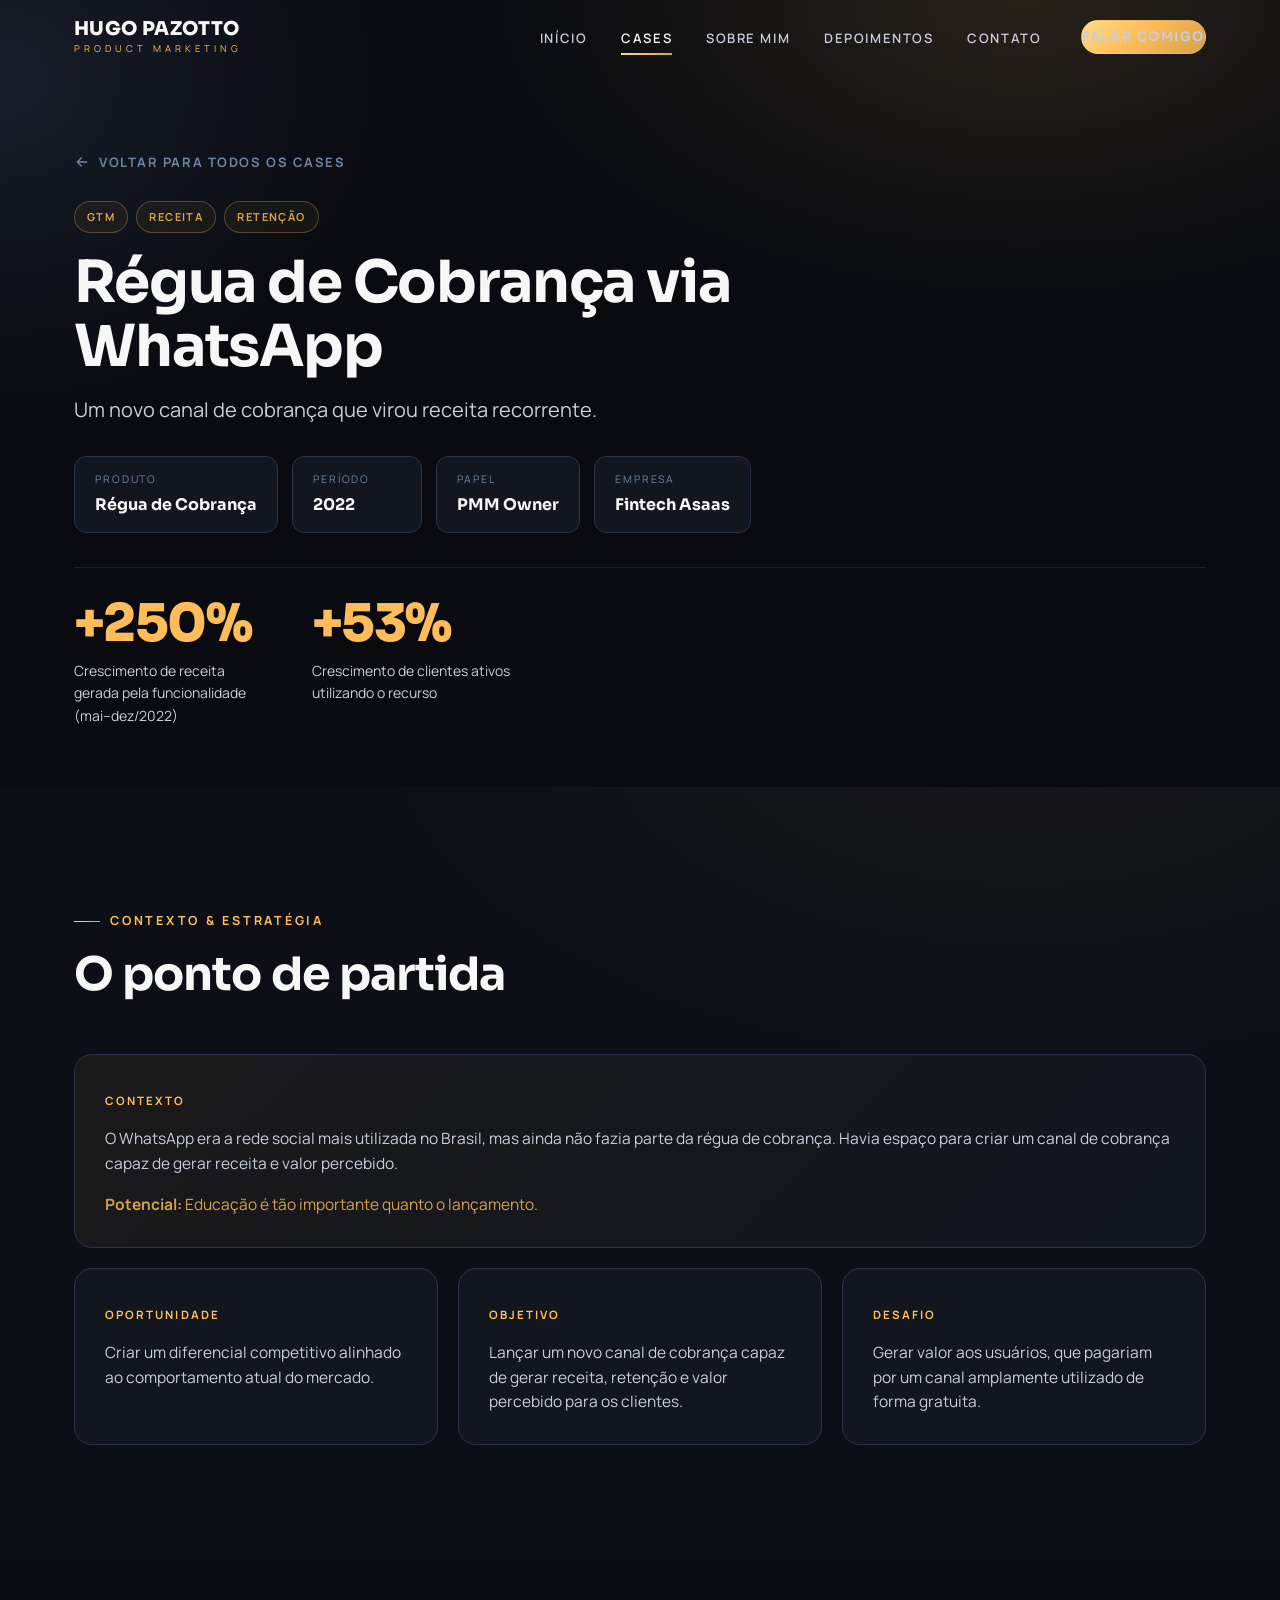
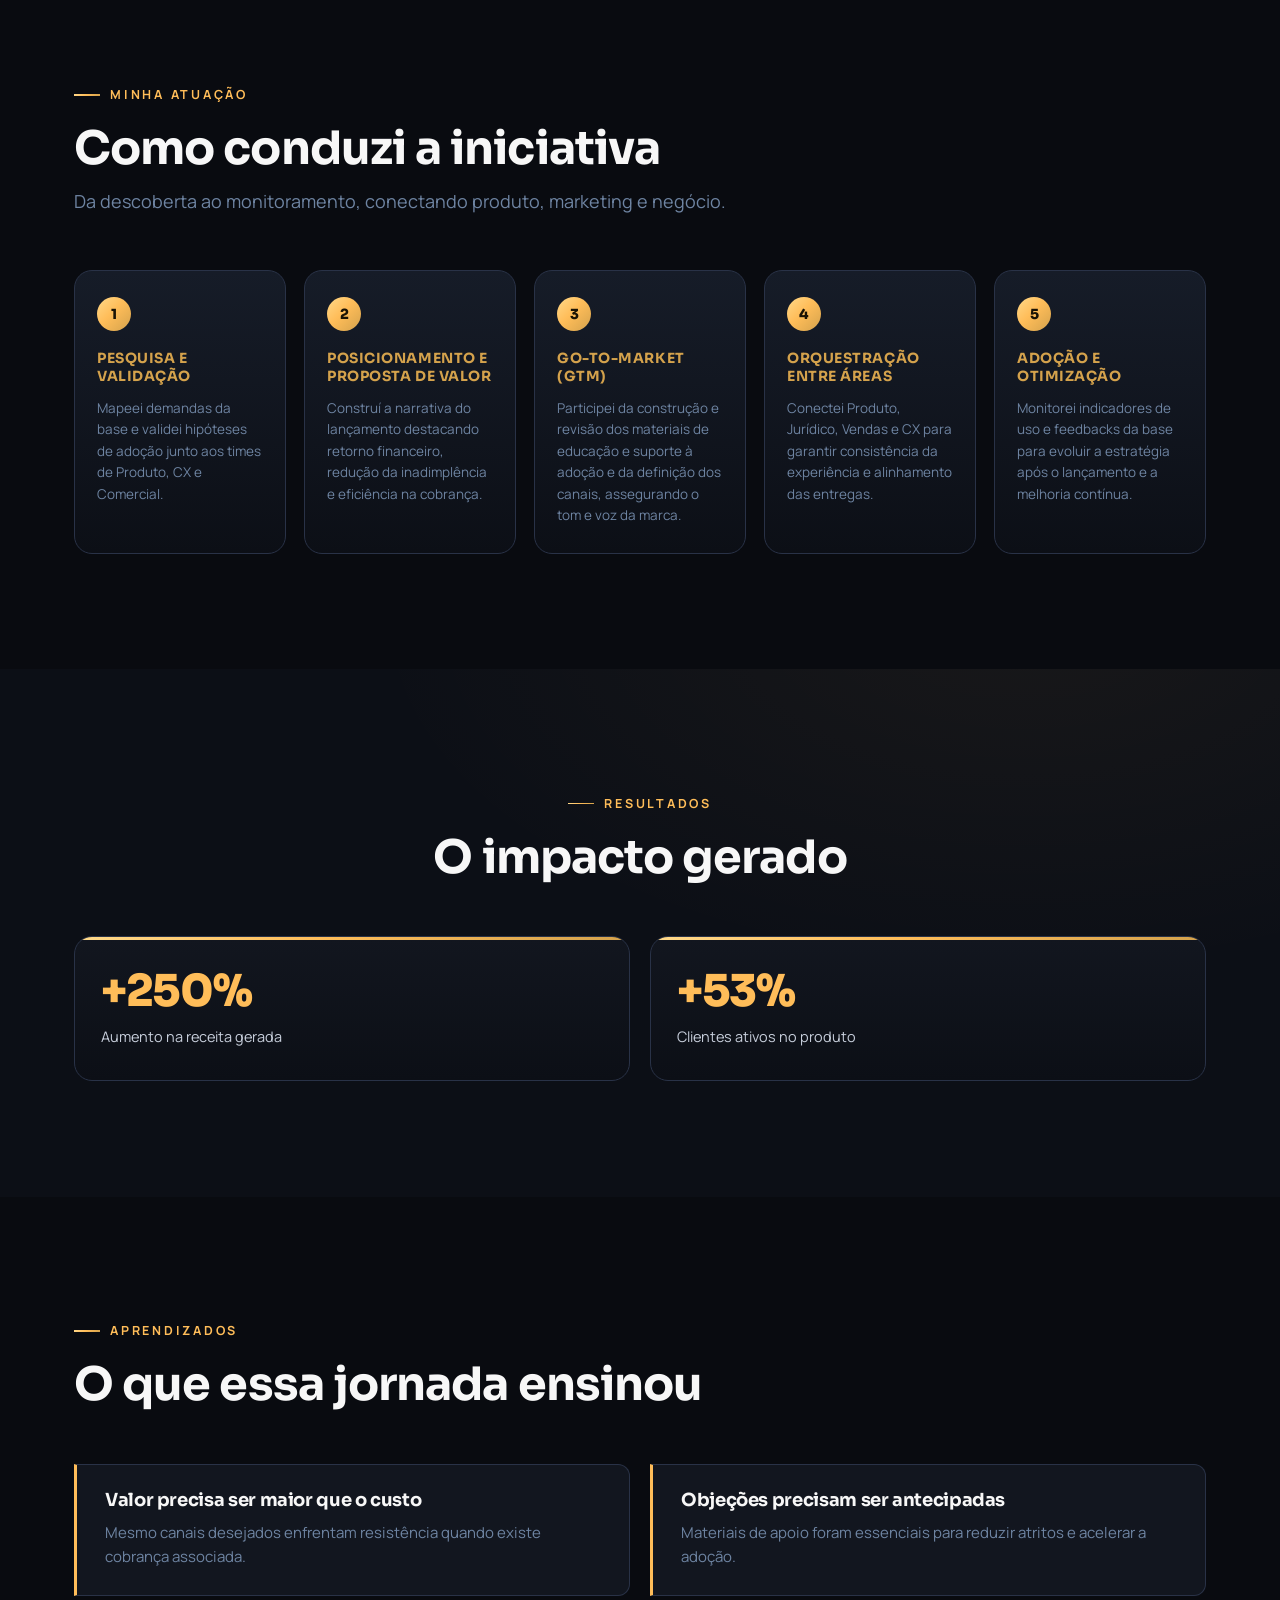
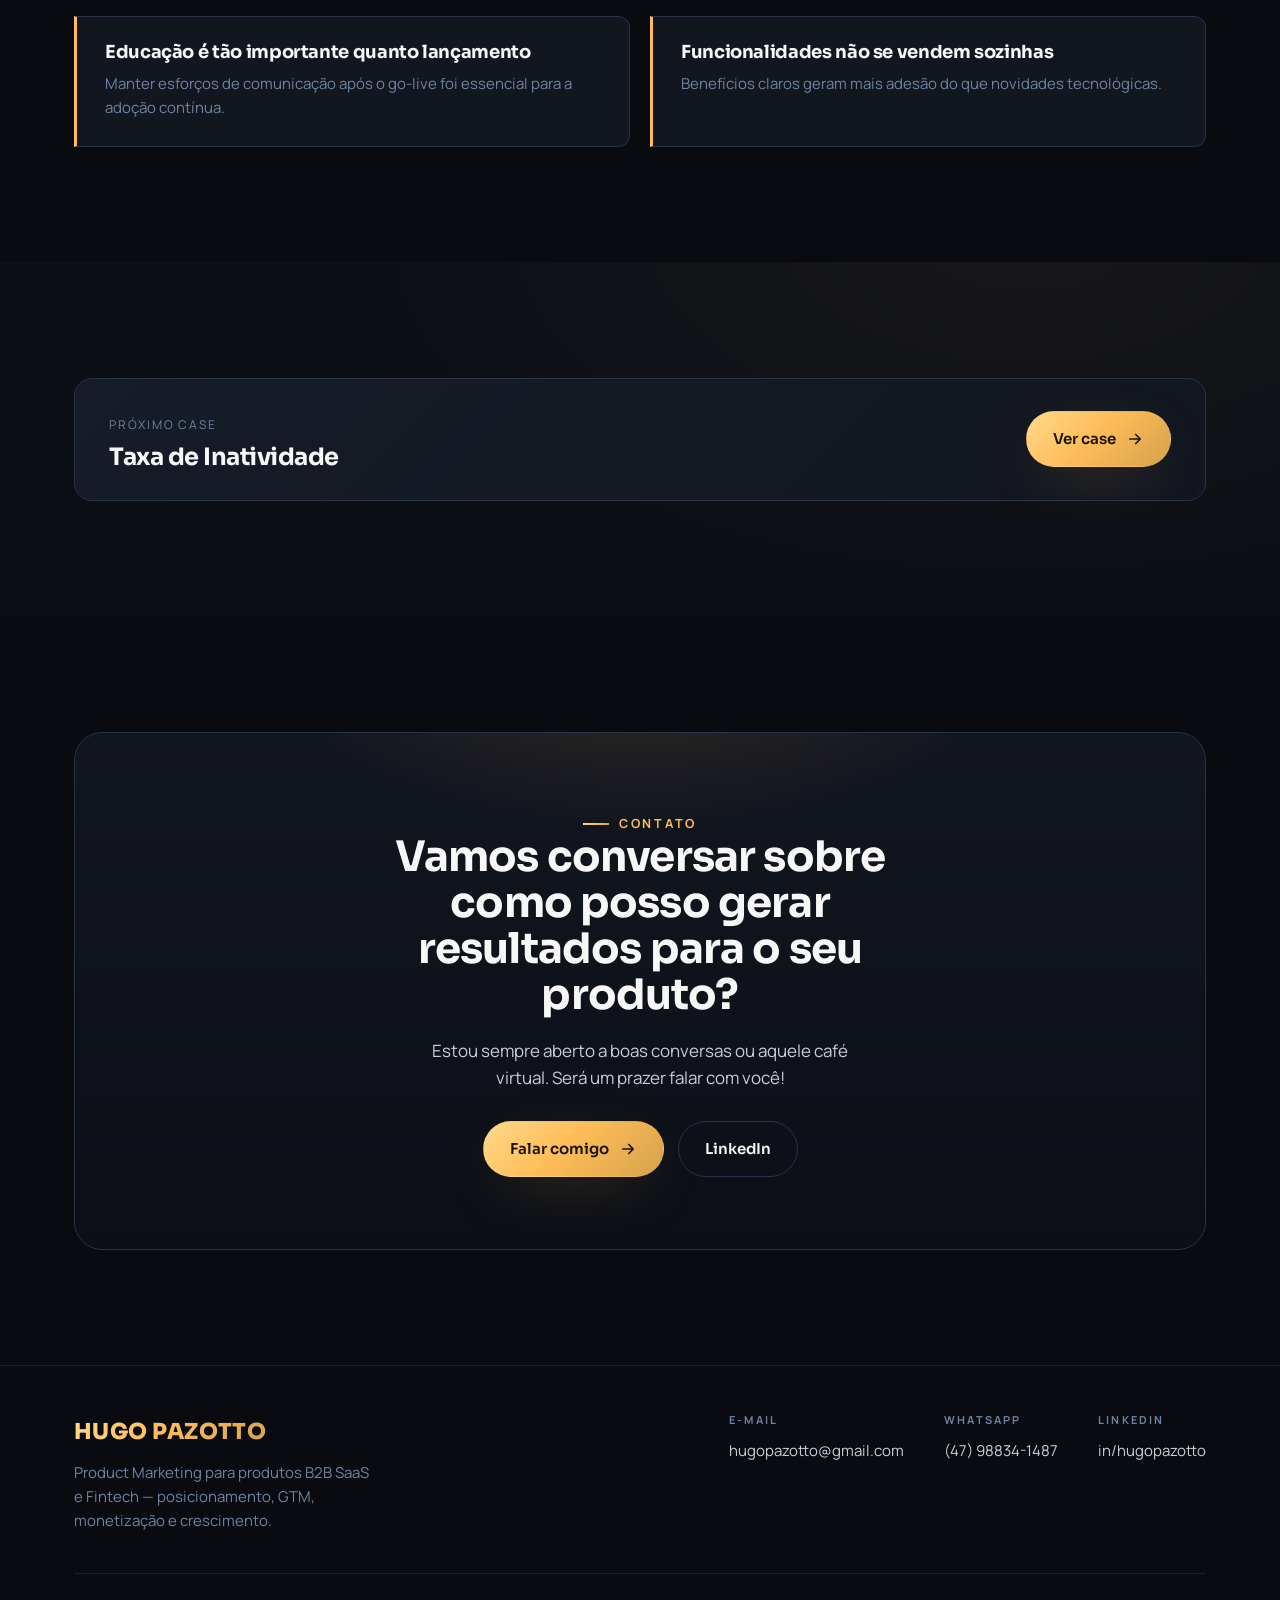
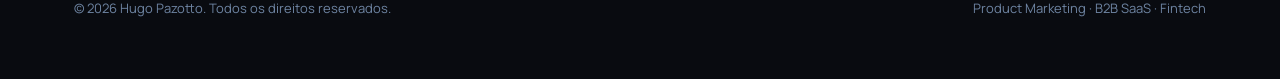
<file: case-regua-cobranca.html>
<!DOCTYPE html>
<html lang="pt-BR">
<head>
  <meta charset="UTF-8" />
  <meta name="viewport" content="width=device-width, initial-scale=1.0" />
  <title>Hugo Pazotto — Régua de Cobrança via WhatsApp | Case</title>
  <meta name="description" content="Um novo canal de cobrança que virou receita recorrente." />
  <link rel="preconnect" href="https://fonts.googleapis.com" />
  <link rel="preconnect" href="https://fonts.gstatic.com" crossorigin />
  <link href="https://fonts.googleapis.com/css2?family=Sora:wght@400;500;600;700;800&family=Manrope:wght@400;500;600;700&display=swap" rel="stylesheet" />
  <link rel="stylesheet" href="style.css" />
</head>
<body>
  <header class="header">
    <div class="container">
      <nav class="nav" aria-label="Principal">
        <a class="brand" href="index.html" aria-label="Hugo Pazotto — início">
          <span class="brand__name">HUGO PAZOTTO</span>
          <span class="brand__role">Product Marketing</span>
        </a>
        <ul class="nav__links">
          <li><a href="index.html">Início</a></li>
          <li><a href="cases.html" class="active">Cases</a></li>
          <li><a href="sobre.html">Sobre mim</a></li>
          <li><a href="depoimentos.html">Depoimentos</a></li>
          <li><a href="contato.html">Contato</a></li>
          <li class="nav__cta"><a class="btn btn--primary" href="contato.html">Falar comigo</a></li>
        </ul>
        <button class="nav__toggle" aria-label="Abrir menu" aria-expanded="false">
          <span></span><span></span><span></span>
        </button>
      </nav>
    </div>
  </header>
  <main>
    <section class="page-hero">
      <div class="page-hero__bg" aria-hidden="true"></div>
      <div class="container">
        <a class="back-link" href="cases.html"><svg viewBox="0 0 24 24" fill="none" stroke="currentColor" stroke-width="2.2" stroke-linecap="round" stroke-linejoin="round"><path d="M19 12H5M11 18l-6-6 6-6"/></svg> Voltar para todos os cases</a>
        <div style="margin-top:24px" class="reveal">
          <div class="fcase__tags" style="margin-bottom:18px"><span class="tag">GTM</span><span class="tag">Receita</span><span class="tag">Retenção</span></div>
          <h1>Régua de Cobrança via WhatsApp</h1>
          <p class="page-hero__lead">Um novo canal de cobrança que virou receita recorrente.</p>
          <div class="cs-meta">
            <div class="cs-meta__item"><span>Produto</span><b>Régua de Cobrança</b></div>
            <div class="cs-meta__item"><span>Período</span><b>2022</b></div>
            <div class="cs-meta__item"><span>Papel</span><b>PMM Owner</b></div>
            <div class="cs-meta__item"><span>Empresa</span><b>Fintech Asaas</b></div>
          </div>
        </div>
        <div class="cs-hero-stats"><div class="cs-hero-stat reveal"><b>+250%</b><span>Crescimento de receita gerada pela funcionalidade (mai–dez/2022)</span></div><div class="cs-hero-stat reveal"><b>+53%</b><span>Crescimento de clientes ativos utilizando o recurso</span></div></div>
      </div>
    </section>

    <section class="section section--alt">
      <div class="container">
        <div class="section__head reveal"><span class="eyebrow">Contexto &amp; estratégia</span><h2 class="section__title">O ponto de partida</h2></div>
        <div class="cs-cards">
          <div class="cs-card cs-card--ctx reveal"><span class="cs-card__k">Contexto</span><p>O WhatsApp era a rede social mais utilizada no Brasil, mas ainda não fazia parte da régua de cobrança. Havia espaço para criar um canal de cobrança capaz de gerar receita e valor percebido.</p><p style="margin-top:16px;color:var(--gold-2)"><strong>Potencial:</strong> Educação é tão importante quanto o lançamento.</p></div>
          <div class="cs-card reveal" data-d="1"><span class="cs-card__k">Oportunidade</span><p>Criar um diferencial competitivo alinhado ao comportamento atual do mercado.</p></div><div class="cs-card reveal" data-d="2"><span class="cs-card__k">Objetivo</span><p>Lançar um novo canal de cobrança capaz de gerar receita, retenção e valor percebido para os clientes.</p></div><div class="cs-card reveal" data-d="3"><span class="cs-card__k">Desafio</span><p>Gerar valor aos usuários, que pagariam por um canal amplamente utilizado de forma gratuita.</p></div>
        </div>
      </div>
    </section>

    <section class="section">
      <div class="container">
        <div class="section__head reveal"><span class="eyebrow">Minha atuação</span><h2 class="section__title">Como conduzi a iniciativa</h2><p class="section__sub">Da descoberta ao monitoramento, conectando produto, marketing e negócio.</p></div>
        <div class="cs-steps"><div class="cs-step reveal" data-d="1"><div class="cs-step__n">1</div><h4>Pesquisa e Validação</h4><div><p>Mapeei demandas da base e validei hipóteses de adoção junto aos times de Produto, CX e Comercial.</p></div></div><div class="cs-step reveal" data-d="2"><div class="cs-step__n">2</div><h4>Posicionamento e Proposta de Valor</h4><div><p>Construí a narrativa do lançamento destacando retorno financeiro, redução da inadimplência e eficiência na cobrança.</p></div></div><div class="cs-step reveal" data-d="3"><div class="cs-step__n">3</div><h4>Go-To-Market (GTM)</h4><div><p>Participei da construção e revisão dos materiais de educação e suporte à adoção e da definição dos canais, assegurando o tom e voz da marca.</p></div></div><div class="cs-step reveal" data-d="4"><div class="cs-step__n">4</div><h4>Orquestração entre Áreas</h4><div><p>Conectei Produto, Jurídico, Vendas e CX para garantir consistência da experiência e alinhamento das entregas.</p></div></div><div class="cs-step reveal" data-d="1"><div class="cs-step__n">5</div><h4>Adoção e Otimização</h4><div><p>Monitorei indicadores de uso e feedbacks da base para evoluir a estratégia após o lançamento e a melhoria contínua.</p></div></div></div>
      </div>
    </section>

    <section class="section section--alt">
      <div class="container">
        <div class="section__head section__head--center reveal"><span class="eyebrow eyebrow--center">Resultados</span><h2 class="section__title">O impacto gerado</h2></div>
        <div class="cs-results"><div class="cs-result reveal" data-d="1"><b>+250%</b><span>Aumento na receita gerada</span></div><div class="cs-result reveal" data-d="2"><b>+53%</b><span>Clientes ativos no produto</span></div></div>
      </div>
    </section>

    <section class="section">
      <div class="container">
        <div class="section__head reveal"><span class="eyebrow">Aprendizados</span><h2 class="section__title">O que essa jornada ensinou</h2></div>
        <div class="cs-learn"><div class="cs-learn__item reveal" data-d="1"><h4>Valor precisa ser maior que o custo</h4><p>Mesmo canais desejados enfrentam resistência quando existe cobrança associada.</p></div><div class="cs-learn__item reveal" data-d="2"><h4>Objeções precisam ser antecipadas</h4><p>Materiais de apoio foram essenciais para reduzir atritos e acelerar a adoção.</p></div><div class="cs-learn__item reveal" data-d="3"><h4>Educação é tão importante quanto lançamento</h4><p>Manter esforços de comunicação após o go-live foi essencial para a adoção contínua.</p></div><div class="cs-learn__item reveal" data-d="4"><h4>Funcionalidades não se vendem sozinhas</h4><p>Benefícios claros geram mais adesão do que novidades tecnológicas.</p></div></div>
      </div>
    </section>

    <section class="section section--alt">
      <div class="container">
        <div class="cs-next reveal">
          <div><span>Próximo case</span><h3>Taxa de Inatividade</h3></div>
          <a class="btn btn--primary" href="case-taxa-inatividade.html">Ver case <svg viewBox="0 0 24 24" fill="none" stroke="currentColor" stroke-width="2.2" stroke-linecap="round" stroke-linejoin="round"><path d="M5 12h14M13 6l6 6-6 6"/></svg></a>
        </div>
      </div>
    </section>
    
    <section class="section">
      <div class="container">
        <div class="cta reveal">
          <span class="eyebrow eyebrow--center">Contato</span>
          <h2>Vamos conversar sobre como posso gerar resultados para o seu produto?</h2>
          <p>Estou sempre aberto a boas conversas ou aquele café virtual. Será um prazer falar com você!</p>
          <div class="cta__actions">
            <a class="btn btn--primary" href="mailto:hugopazotto@gmail.com">Falar comigo <svg viewBox="0 0 24 24" fill="none" stroke="currentColor" stroke-width="2.2" stroke-linecap="round" stroke-linejoin="round"><path d="M5 12h14M13 6l6 6-6 6"/></svg></a>
            <a class="btn btn--ghost" href="https://www.linkedin.com/in/hugopazotto" target="_blank" rel="noopener">LinkedIn</a>
          </div>
        </div>
      </div>
    </section>
  </main>
  <footer class="footer">
    <div class="container">
      <div class="footer__grid">
        <div class="footer__brand">
          <span class="brand__name grad-text">HUGO PAZOTTO</span>
          <p style="color:var(--muted);max-width:34ch;margin-top:12px;font-size:15px;">Product Marketing para produtos B2B SaaS e Fintech — posicionamento, GTM, monetização e crescimento.</p>
        </div>
        <div class="footer__contacts">
          <div class="footer__col"><h4>E-mail</h4><a href="mailto:hugopazotto@gmail.com">hugopazotto@gmail.com</a></div>
          <div class="footer__col"><h4>WhatsApp</h4><a href="https://wa.me/5547988341487" target="_blank" rel="noopener">(47) 98834-1487</a></div>
          <div class="footer__col"><h4>LinkedIn</h4><a href="https://www.linkedin.com/in/hugopazotto" target="_blank" rel="noopener">in/hugopazotto</a></div>
        </div>
      </div>
      <div class="footer__bottom">
        <span>© <span data-year>2025</span> Hugo Pazotto. Todos os direitos reservados.</span>
        <span>Product Marketing · B2B SaaS · Fintech</span>
      </div>
    </div>
  </footer>
  <script src="script.js"></script>
</body>
</html>
</file>
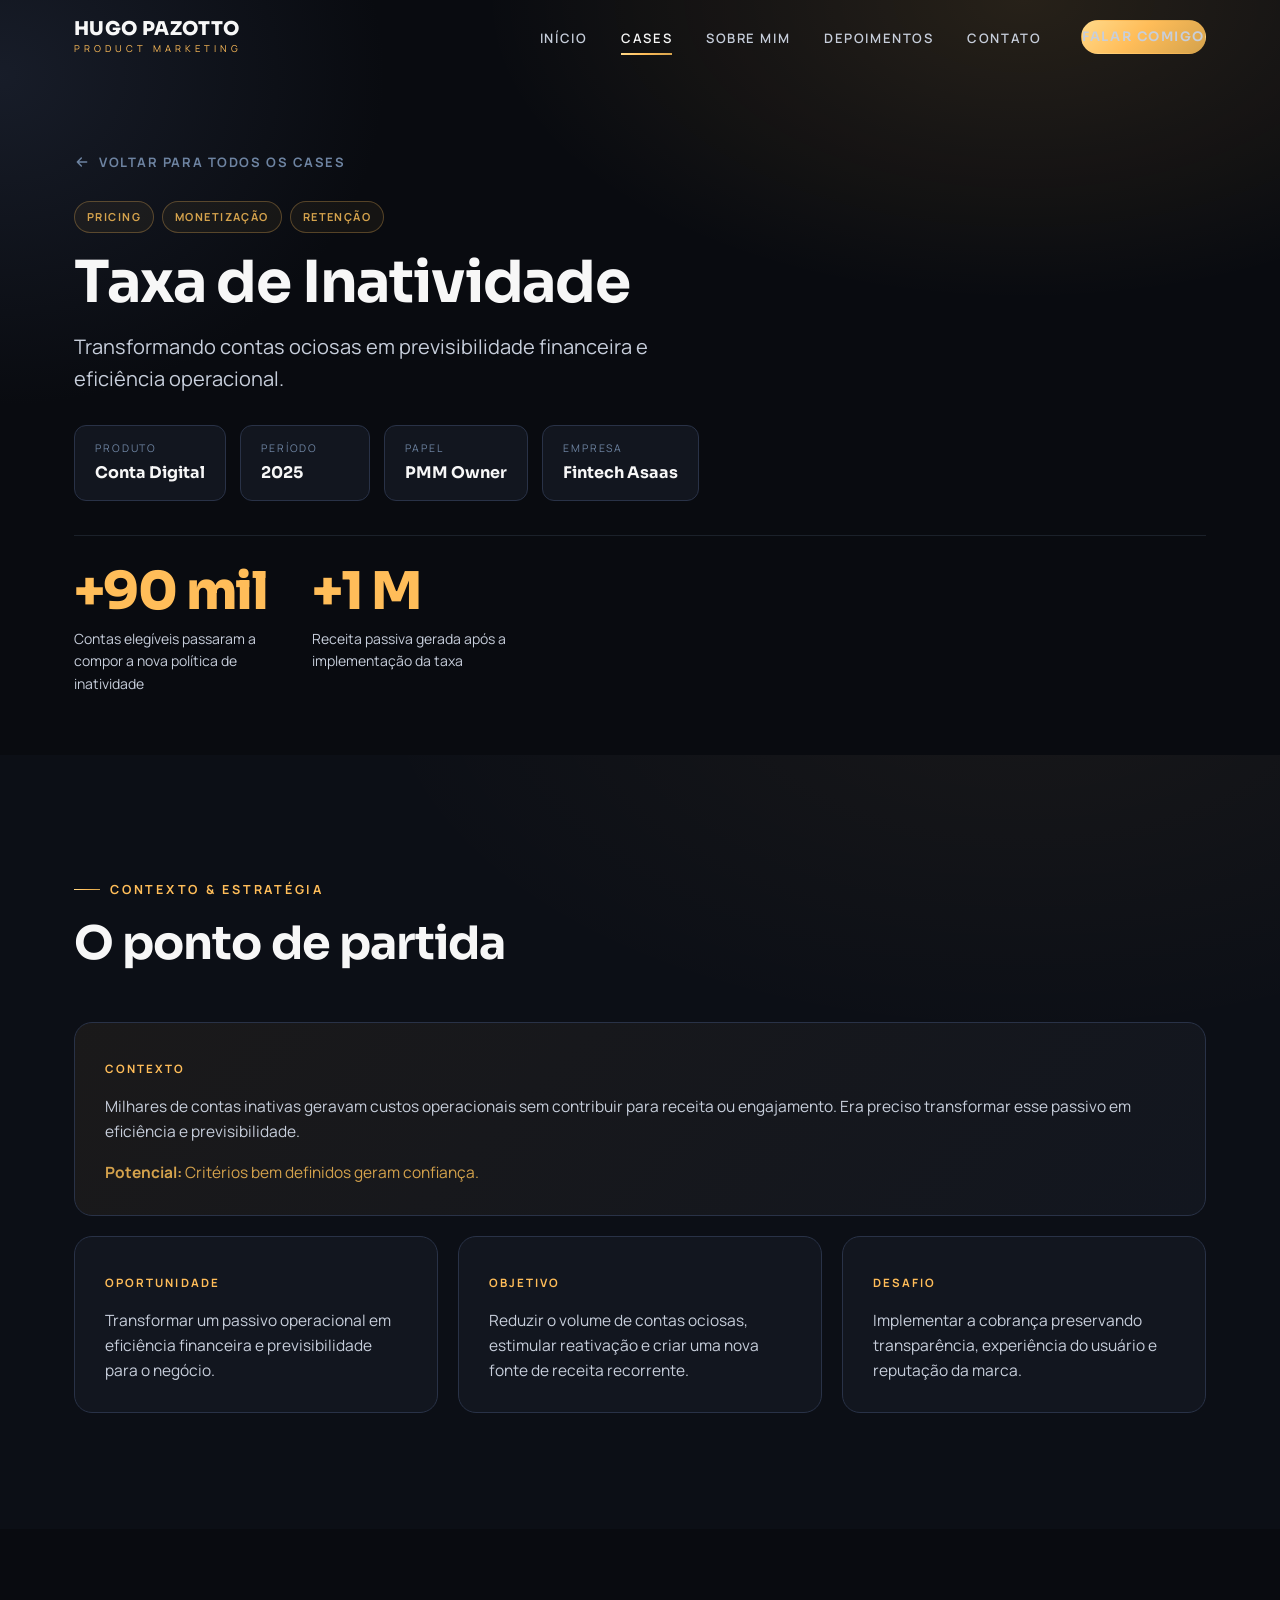
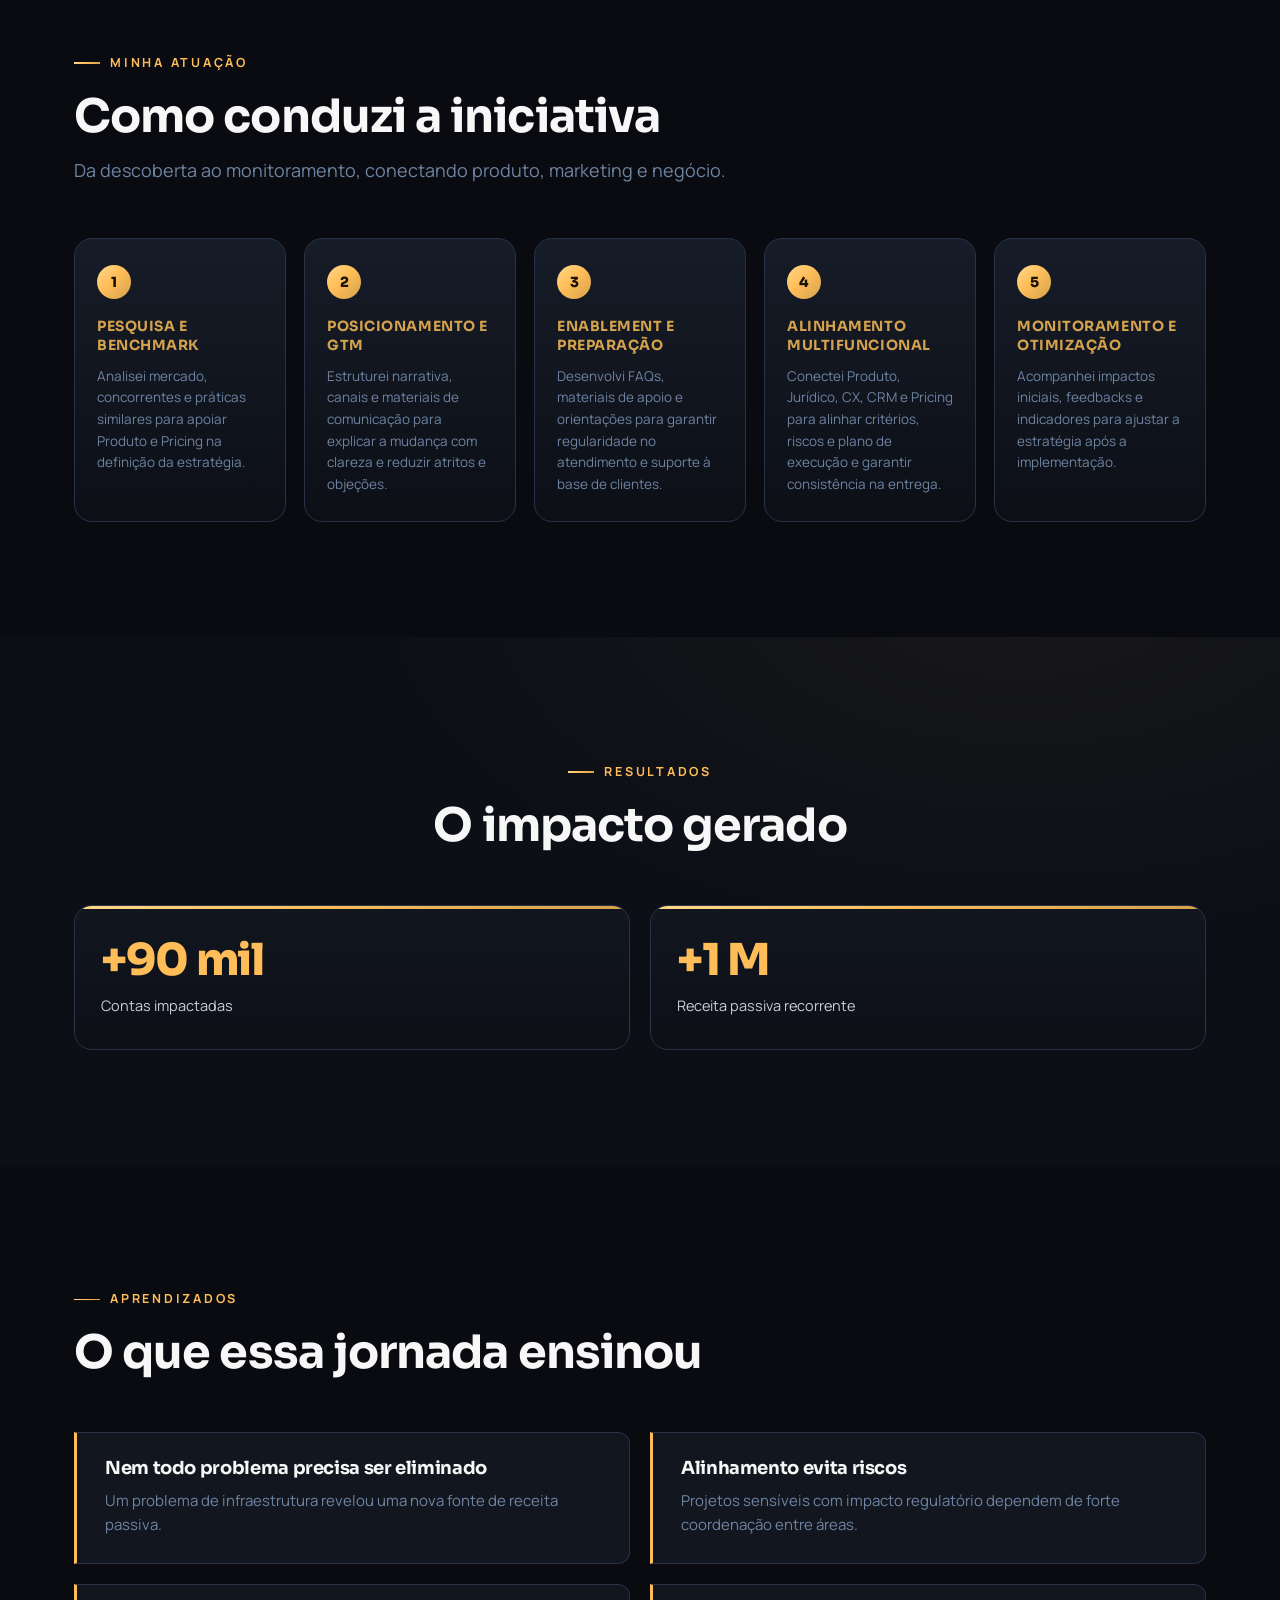
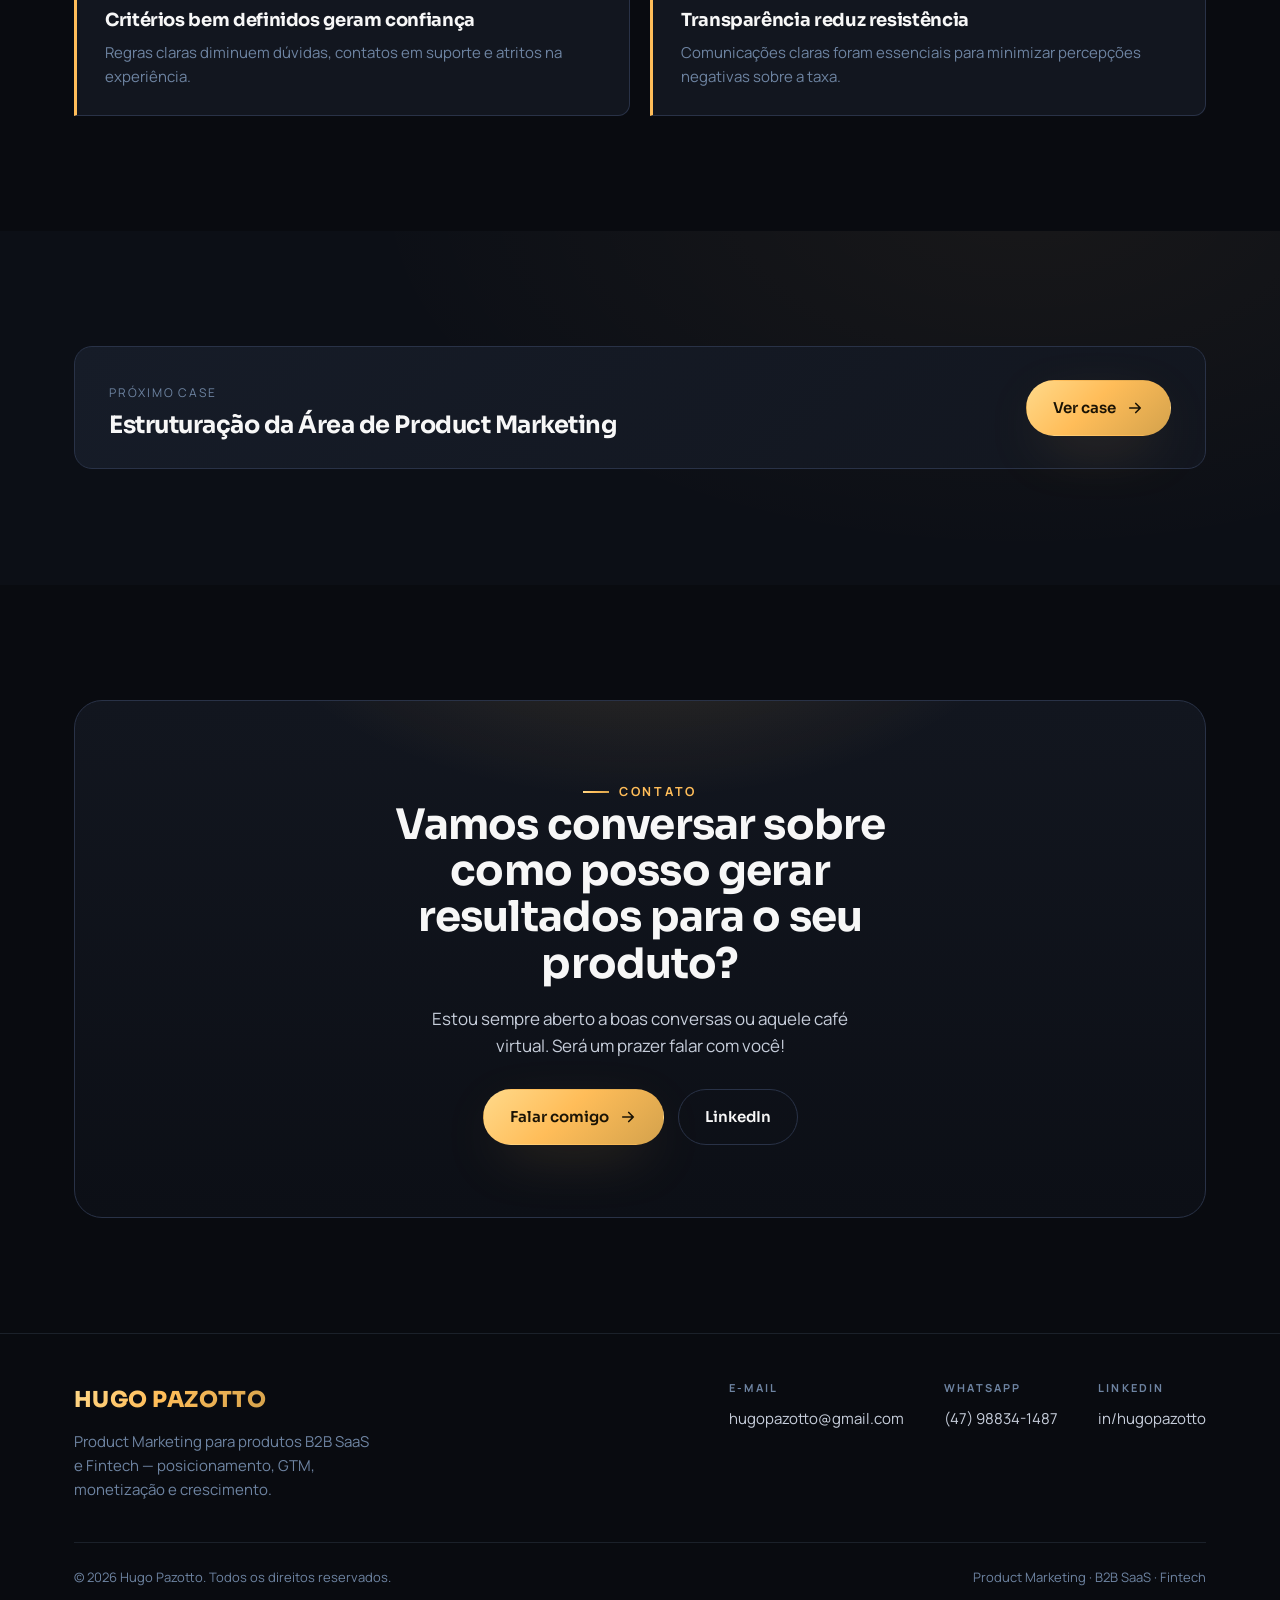
<file: case-taxa-inatividade.html>
<!DOCTYPE html>
<html lang="pt-BR">
<head>
  <meta charset="UTF-8" />
  <meta name="viewport" content="width=device-width, initial-scale=1.0" />
  <title>Hugo Pazotto — Taxa de Inatividade | Case</title>
  <meta name="description" content="Transformando contas ociosas em previsibilidade financeira e eficiência operacional." />
  <link rel="preconnect" href="https://fonts.googleapis.com" />
  <link rel="preconnect" href="https://fonts.gstatic.com" crossorigin />
  <link href="https://fonts.googleapis.com/css2?family=Sora:wght@400;500;600;700;800&family=Manrope:wght@400;500;600;700&display=swap" rel="stylesheet" />
  <link rel="stylesheet" href="style.css" />
</head>
<body>
  <header class="header">
    <div class="container">
      <nav class="nav" aria-label="Principal">
        <a class="brand" href="index.html" aria-label="Hugo Pazotto — início">
          <span class="brand__name">HUGO PAZOTTO</span>
          <span class="brand__role">Product Marketing</span>
        </a>
        <ul class="nav__links">
          <li><a href="index.html">Início</a></li>
          <li><a href="cases.html" class="active">Cases</a></li>
          <li><a href="sobre.html">Sobre mim</a></li>
          <li><a href="depoimentos.html">Depoimentos</a></li>
          <li><a href="contato.html">Contato</a></li>
          <li class="nav__cta"><a class="btn btn--primary" href="contato.html">Falar comigo</a></li>
        </ul>
        <button class="nav__toggle" aria-label="Abrir menu" aria-expanded="false">
          <span></span><span></span><span></span>
        </button>
      </nav>
    </div>
  </header>
  <main>
    <section class="page-hero">
      <div class="page-hero__bg" aria-hidden="true"></div>
      <div class="container">
        <a class="back-link" href="cases.html"><svg viewBox="0 0 24 24" fill="none" stroke="currentColor" stroke-width="2.2" stroke-linecap="round" stroke-linejoin="round"><path d="M19 12H5M11 18l-6-6 6-6"/></svg> Voltar para todos os cases</a>
        <div style="margin-top:24px" class="reveal">
          <div class="fcase__tags" style="margin-bottom:18px"><span class="tag">Pricing</span><span class="tag">Monetização</span><span class="tag">Retenção</span></div>
          <h1>Taxa de Inatividade</h1>
          <p class="page-hero__lead">Transformando contas ociosas em previsibilidade financeira e eficiência operacional.</p>
          <div class="cs-meta">
            <div class="cs-meta__item"><span>Produto</span><b>Conta Digital</b></div>
            <div class="cs-meta__item"><span>Período</span><b>2025</b></div>
            <div class="cs-meta__item"><span>Papel</span><b>PMM Owner</b></div>
            <div class="cs-meta__item"><span>Empresa</span><b>Fintech Asaas</b></div>
          </div>
        </div>
        <div class="cs-hero-stats"><div class="cs-hero-stat reveal"><b>+90 mil</b><span>Contas elegíveis passaram a compor a nova política de inatividade</span></div><div class="cs-hero-stat reveal"><b>+1 M</b><span>Receita passiva gerada após a implementação da taxa</span></div></div>
      </div>
    </section>

    <section class="section section--alt">
      <div class="container">
        <div class="section__head reveal"><span class="eyebrow">Contexto &amp; estratégia</span><h2 class="section__title">O ponto de partida</h2></div>
        <div class="cs-cards">
          <div class="cs-card cs-card--ctx reveal"><span class="cs-card__k">Contexto</span><p>Milhares de contas inativas geravam custos operacionais sem contribuir para receita ou engajamento. Era preciso transformar esse passivo em eficiência e previsibilidade.</p><p style="margin-top:16px;color:var(--gold-2)"><strong>Potencial:</strong> Critérios bem definidos geram confiança.</p></div>
          <div class="cs-card reveal" data-d="1"><span class="cs-card__k">Oportunidade</span><p>Transformar um passivo operacional em eficiência financeira e previsibilidade para o negócio.</p></div><div class="cs-card reveal" data-d="2"><span class="cs-card__k">Objetivo</span><p>Reduzir o volume de contas ociosas, estimular reativação e criar uma nova fonte de receita recorrente.</p></div><div class="cs-card reveal" data-d="3"><span class="cs-card__k">Desafio</span><p>Implementar a cobrança preservando transparência, experiência do usuário e reputação da marca.</p></div>
        </div>
      </div>
    </section>

    <section class="section">
      <div class="container">
        <div class="section__head reveal"><span class="eyebrow">Minha atuação</span><h2 class="section__title">Como conduzi a iniciativa</h2><p class="section__sub">Da descoberta ao monitoramento, conectando produto, marketing e negócio.</p></div>
        <div class="cs-steps"><div class="cs-step reveal" data-d="1"><div class="cs-step__n">1</div><h4>Pesquisa e Benchmark</h4><div><p>Analisei mercado, concorrentes e práticas similares para apoiar Produto e Pricing na definição da estratégia.</p></div></div><div class="cs-step reveal" data-d="2"><div class="cs-step__n">2</div><h4>Posicionamento e GTM</h4><div><p>Estruturei narrativa, canais e materiais de comunicação para explicar a mudança com clareza e reduzir atritos e objeções.</p></div></div><div class="cs-step reveal" data-d="3"><div class="cs-step__n">3</div><h4>Enablement e Preparação</h4><div><p>Desenvolvi FAQs, materiais de apoio e orientações para garantir regularidade no atendimento e suporte à base de clientes.</p></div></div><div class="cs-step reveal" data-d="4"><div class="cs-step__n">4</div><h4>Alinhamento Multifuncional</h4><div><p>Conectei Produto, Jurídico, CX, CRM e Pricing para alinhar critérios, riscos e plano de execução e garantir consistência na entrega.</p></div></div><div class="cs-step reveal" data-d="1"><div class="cs-step__n">5</div><h4>Monitoramento e Otimização</h4><div><p>Acompanhei impactos iniciais, feedbacks e indicadores para ajustar a estratégia após a implementação.</p></div></div></div>
      </div>
    </section>

    <section class="section section--alt">
      <div class="container">
        <div class="section__head section__head--center reveal"><span class="eyebrow eyebrow--center">Resultados</span><h2 class="section__title">O impacto gerado</h2></div>
        <div class="cs-results"><div class="cs-result reveal" data-d="1"><b>+90 mil</b><span>Contas impactadas</span></div><div class="cs-result reveal" data-d="2"><b>+1 M</b><span>Receita passiva recorrente</span></div></div>
      </div>
    </section>

    <section class="section">
      <div class="container">
        <div class="section__head reveal"><span class="eyebrow">Aprendizados</span><h2 class="section__title">O que essa jornada ensinou</h2></div>
        <div class="cs-learn"><div class="cs-learn__item reveal" data-d="1"><h4>Nem todo problema precisa ser eliminado</h4><p>Um problema de infraestrutura revelou uma nova fonte de receita passiva.</p></div><div class="cs-learn__item reveal" data-d="2"><h4>Alinhamento evita riscos</h4><p>Projetos sensíveis com impacto regulatório dependem de forte coordenação entre áreas.</p></div><div class="cs-learn__item reveal" data-d="3"><h4>Critérios bem definidos geram confiança</h4><p>Regras claras diminuem dúvidas, contatos em suporte e atritos na experiência.</p></div><div class="cs-learn__item reveal" data-d="4"><h4>Transparência reduz resistência</h4><p>Comunicações claras foram essenciais para minimizar percepções negativas sobre a taxa.</p></div></div>
      </div>
    </section>

    <section class="section section--alt">
      <div class="container">
        <div class="cs-next reveal">
          <div><span>Próximo case</span><h3>Estruturação da Área de Product Marketing</h3></div>
          <a class="btn btn--primary" href="case-estruturacao-pmm.html">Ver case <svg viewBox="0 0 24 24" fill="none" stroke="currentColor" stroke-width="2.2" stroke-linecap="round" stroke-linejoin="round"><path d="M5 12h14M13 6l6 6-6 6"/></svg></a>
        </div>
      </div>
    </section>
    
    <section class="section">
      <div class="container">
        <div class="cta reveal">
          <span class="eyebrow eyebrow--center">Contato</span>
          <h2>Vamos conversar sobre como posso gerar resultados para o seu produto?</h2>
          <p>Estou sempre aberto a boas conversas ou aquele café virtual. Será um prazer falar com você!</p>
          <div class="cta__actions">
            <a class="btn btn--primary" href="mailto:hugopazotto@gmail.com">Falar comigo <svg viewBox="0 0 24 24" fill="none" stroke="currentColor" stroke-width="2.2" stroke-linecap="round" stroke-linejoin="round"><path d="M5 12h14M13 6l6 6-6 6"/></svg></a>
            <a class="btn btn--ghost" href="https://www.linkedin.com/in/hugopazotto" target="_blank" rel="noopener">LinkedIn</a>
          </div>
        </div>
      </div>
    </section>
  </main>
  <footer class="footer">
    <div class="container">
      <div class="footer__grid">
        <div class="footer__brand">
          <span class="brand__name grad-text">HUGO PAZOTTO</span>
          <p style="color:var(--muted);max-width:34ch;margin-top:12px;font-size:15px;">Product Marketing para produtos B2B SaaS e Fintech — posicionamento, GTM, monetização e crescimento.</p>
        </div>
        <div class="footer__contacts">
          <div class="footer__col"><h4>E-mail</h4><a href="mailto:hugopazotto@gmail.com">hugopazotto@gmail.com</a></div>
          <div class="footer__col"><h4>WhatsApp</h4><a href="https://wa.me/5547988341487" target="_blank" rel="noopener">(47) 98834-1487</a></div>
          <div class="footer__col"><h4>LinkedIn</h4><a href="https://www.linkedin.com/in/hugopazotto" target="_blank" rel="noopener">in/hugopazotto</a></div>
        </div>
      </div>
      <div class="footer__bottom">
        <span>© <span data-year>2025</span> Hugo Pazotto. Todos os direitos reservados.</span>
        <span>Product Marketing · B2B SaaS · Fintech</span>
      </div>
    </div>
  </footer>
  <script src="script.js"></script>
</body>
</html>
</file>
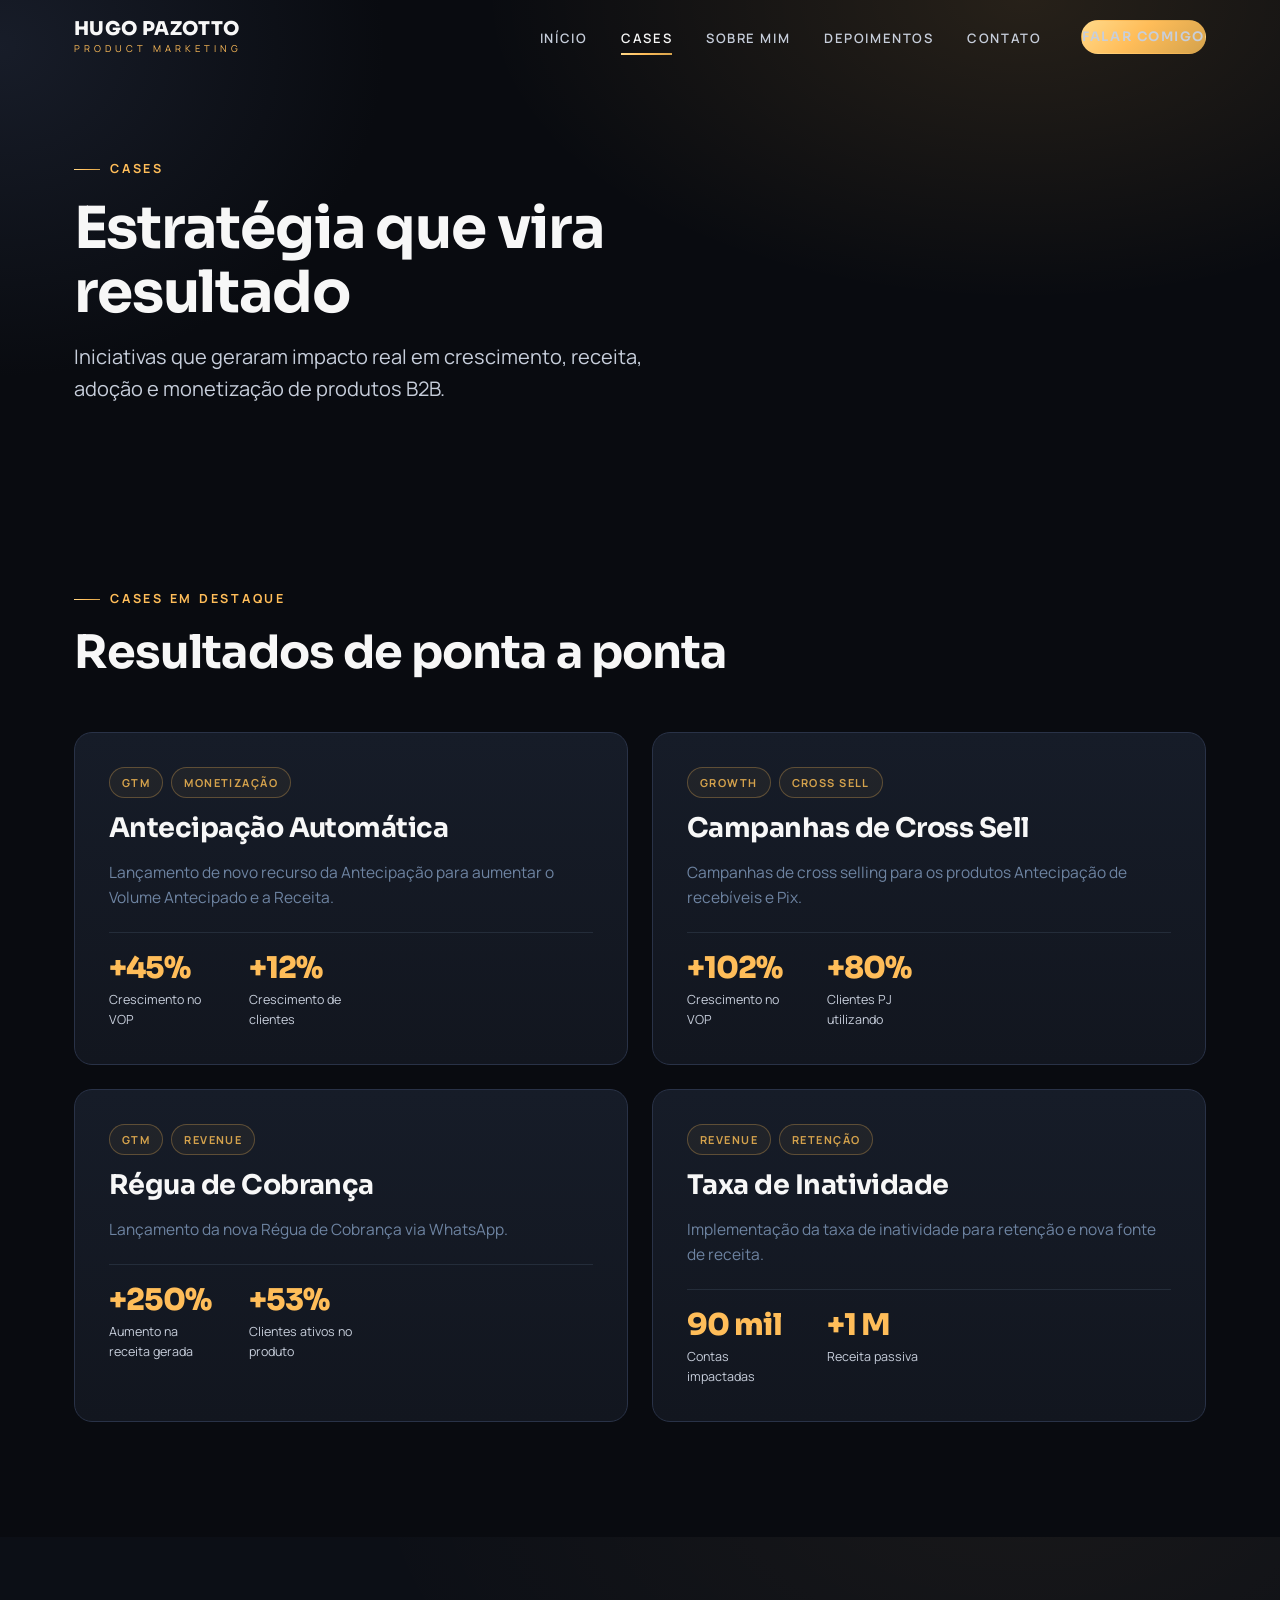
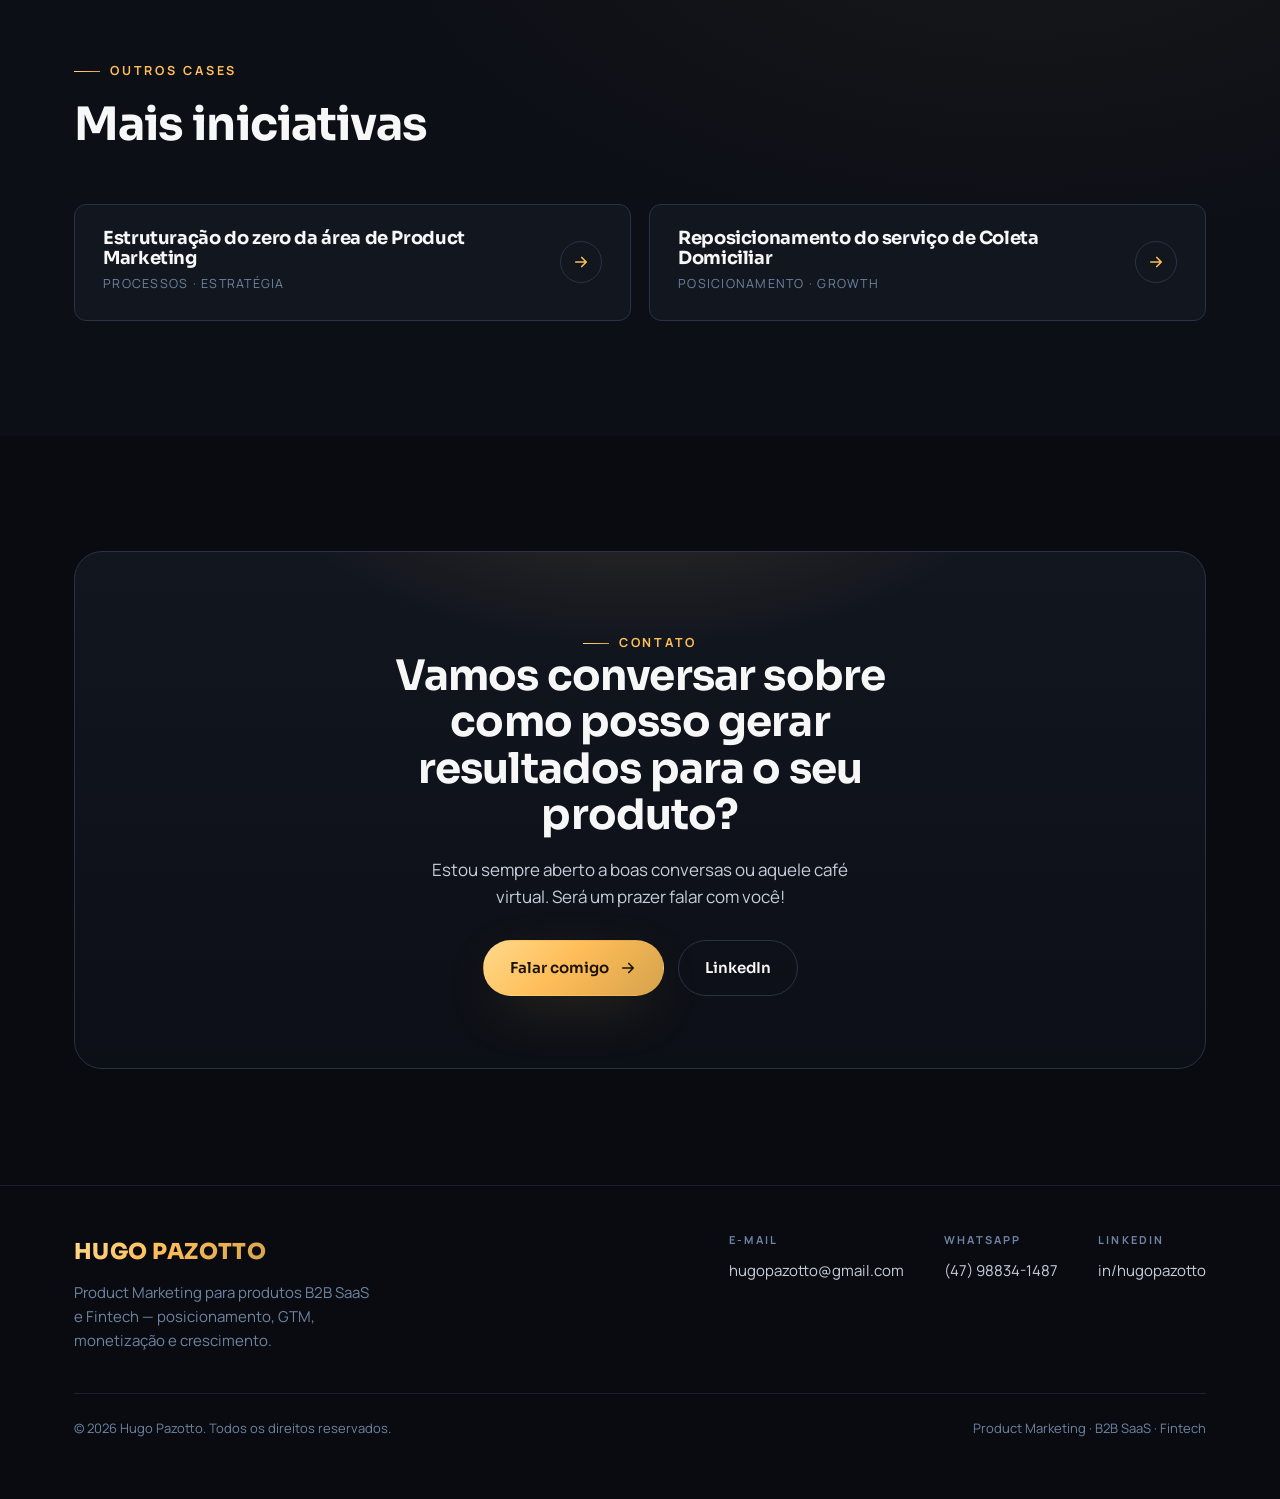
<file: cases.html>
<!DOCTYPE html>
<html lang="pt-BR">
<head>
  <meta charset="UTF-8" />
  <meta name="viewport" content="width=device-width, initial-scale=1.0" />
  <title>Hugo Pazotto — Cases | Product Marketing B2B</title>
  <meta name="description" content="Cases de Product Marketing: GTM, monetização, cross sell e crescimento em produtos B2B SaaS e Fintech." />
  <link rel="preconnect" href="https://fonts.googleapis.com" />
  <link rel="preconnect" href="https://fonts.gstatic.com" crossorigin />
  <link href="https://fonts.googleapis.com/css2?family=Sora:wght@400;500;600;700;800&family=Manrope:wght@400;500;600;700&display=swap" rel="stylesheet" />
  <link rel="stylesheet" href="style.css" />
</head>
<body>
  <header class="header">
    <div class="container">
      <nav class="nav" aria-label="Principal">
        <a class="brand" href="index.html" aria-label="Hugo Pazotto — início">
          <span class="brand__name">HUGO PAZOTTO</span>
          <span class="brand__role">Product Marketing</span>
        </a>
        <ul class="nav__links">
          <li><a href="index.html">Início</a></li>
          <li><a href="cases.html" class="active">Cases</a></li>
          <li><a href="sobre.html">Sobre mim</a></li>
          <li><a href="depoimentos.html">Depoimentos</a></li>
          <li><a href="contato.html">Contato</a></li>
          <li class="nav__cta"><a class="btn btn--primary" href="contato.html">Falar comigo</a></li>
        </ul>
        <button class="nav__toggle" aria-label="Abrir menu" aria-expanded="false">
          <span></span><span></span><span></span>
        </button>
      </nav>
    </div>
  </header>
  <main>
    <section class="page-hero">
      <div class="page-hero__bg" aria-hidden="true"></div>
      <div class="container">
        <span class="eyebrow reveal">Cases</span>
        <h1 class="reveal" data-d="1">Estratégia que vira resultado</h1>
        <p class="page-hero__lead reveal" data-d="2">Iniciativas que geraram impacto real em crescimento, receita, adoção e monetização de produtos B2B.</p>
      </div>
    </section>

    <section class="section">
      <div class="container">
        <div class="section__head reveal"><span class="eyebrow">Cases em destaque</span><h2 class="section__title">Resultados de ponta a ponta</h2></div>
        <div class="cases-featured">
          <article class="fcase reveal" data-d="1">
            <div class="fcase__tags"><span class="tag">GTM</span><span class="tag">Monetização</span></div>
            <h3>Antecipação Automática</h3>
            <p class="fcase__desc">Lançamento de novo recurso da Antecipação para aumentar o Volume Antecipado e a Receita.</p>
            <div class="fcase__stats">
              <div class="fcase__stat"><b>+45%</b><span>Crescimento no VOP</span></div>
              <div class="fcase__stat"><b>+12%</b><span>Crescimento de clientes</span></div>
            </div>
            <a class="fcase__link" href="case-antecipacao-automatica.html" aria-label="Antecipação Automática"></a>
          </article>
          <article class="fcase reveal" data-d="2">
            <div class="fcase__tags"><span class="tag">Growth</span><span class="tag">Cross Sell</span></div>
            <h3>Campanhas de Cross Sell</h3>
            <p class="fcase__desc">Campanhas de cross selling para os produtos Antecipação de recebíveis e Pix.</p>
            <div class="fcase__stats">
              <div class="fcase__stat"><b>+102%</b><span>Crescimento no VOP</span></div>
              <div class="fcase__stat"><b>+80%</b><span>Clientes PJ utilizando</span></div>
            </div>
            <a class="fcase__link" href="case-cross-sell.html" aria-label="Campanhas de Cross Sell"></a>
          </article>
          <article class="fcase reveal" data-d="1">
            <div class="fcase__tags"><span class="tag">GTM</span><span class="tag">Revenue</span></div>
            <h3>Régua de Cobrança</h3>
            <p class="fcase__desc">Lançamento da nova Régua de Cobrança via WhatsApp.</p>
            <div class="fcase__stats">
              <div class="fcase__stat"><b>+250%</b><span>Aumento na receita gerada</span></div>
              <div class="fcase__stat"><b>+53%</b><span>Clientes ativos no produto</span></div>
            </div>
            <a class="fcase__link" href="case-regua-cobranca.html" aria-label="Régua de Cobrança"></a>
          </article>
          <article class="fcase reveal" data-d="2">
            <div class="fcase__tags"><span class="tag">Revenue</span><span class="tag">Retenção</span></div>
            <h3>Taxa de Inatividade</h3>
            <p class="fcase__desc">Implementação da taxa de inatividade para retenção e nova fonte de receita.</p>
            <div class="fcase__stats">
              <div class="fcase__stat"><b>90 mil</b><span>Contas impactadas</span></div>
              <div class="fcase__stat"><b>+1 M</b><span>Receita passiva</span></div>
            </div>
            <a class="fcase__link" href="case-taxa-inatividade.html" aria-label="Taxa de Inatividade"></a>
          </article></div>
      </div>
    </section>

    <section class="section section--alt">
      <div class="container">
        <div class="section__head reveal"><span class="eyebrow">Outros cases</span><h2 class="section__title">Mais iniciativas</h2></div>
        <div class="cases-other">
          <a class="ocase reveal" data-d="1" href="case-estruturacao-pmm.html">
            <div><h4>Estruturação do zero da área de Product Marketing</h4><span>Processos · Estratégia</span></div>
            <div class="ocase__arrow"><svg viewBox="0 0 24 24" fill="none" stroke="currentColor" stroke-width="2.2" stroke-linecap="round" stroke-linejoin="round"><path d="M5 12h14M13 6l6 6-6 6"/></svg></div>
          </a>
          <a class="ocase reveal" data-d="2" href="case-coleta-domiciliar.html">
            <div><h4>Reposicionamento do serviço de Coleta Domiciliar</h4><span>Posicionamento · Growth</span></div>
            <div class="ocase__arrow"><svg viewBox="0 0 24 24" fill="none" stroke="currentColor" stroke-width="2.2" stroke-linecap="round" stroke-linejoin="round"><path d="M5 12h14M13 6l6 6-6 6"/></svg></div>
          </a></div>
      </div>
    </section>
    
    <section class="section">
      <div class="container">
        <div class="cta reveal">
          <span class="eyebrow eyebrow--center">Contato</span>
          <h2>Vamos conversar sobre como posso gerar resultados para o seu produto?</h2>
          <p>Estou sempre aberto a boas conversas ou aquele café virtual. Será um prazer falar com você!</p>
          <div class="cta__actions">
            <a class="btn btn--primary" href="mailto:hugopazotto@gmail.com">Falar comigo <svg viewBox="0 0 24 24" fill="none" stroke="currentColor" stroke-width="2.2" stroke-linecap="round" stroke-linejoin="round"><path d="M5 12h14M13 6l6 6-6 6"/></svg></a>
            <a class="btn btn--ghost" href="https://www.linkedin.com/in/hugopazotto" target="_blank" rel="noopener">LinkedIn</a>
          </div>
        </div>
      </div>
    </section>
  </main>
  <footer class="footer">
    <div class="container">
      <div class="footer__grid">
        <div class="footer__brand">
          <span class="brand__name grad-text">HUGO PAZOTTO</span>
          <p style="color:var(--muted);max-width:34ch;margin-top:12px;font-size:15px;">Product Marketing para produtos B2B SaaS e Fintech — posicionamento, GTM, monetização e crescimento.</p>
        </div>
        <div class="footer__contacts">
          <div class="footer__col"><h4>E-mail</h4><a href="mailto:hugopazotto@gmail.com">hugopazotto@gmail.com</a></div>
          <div class="footer__col"><h4>WhatsApp</h4><a href="https://wa.me/5547988341487" target="_blank" rel="noopener">(47) 98834-1487</a></div>
          <div class="footer__col"><h4>LinkedIn</h4><a href="https://www.linkedin.com/in/hugopazotto" target="_blank" rel="noopener">in/hugopazotto</a></div>
        </div>
      </div>
      <div class="footer__bottom">
        <span>© <span data-year>2025</span> Hugo Pazotto. Todos os direitos reservados.</span>
        <span>Product Marketing · B2B SaaS · Fintech</span>
      </div>
    </div>
  </footer>
  <script src="script.js"></script>
</body>
</html>
</file>
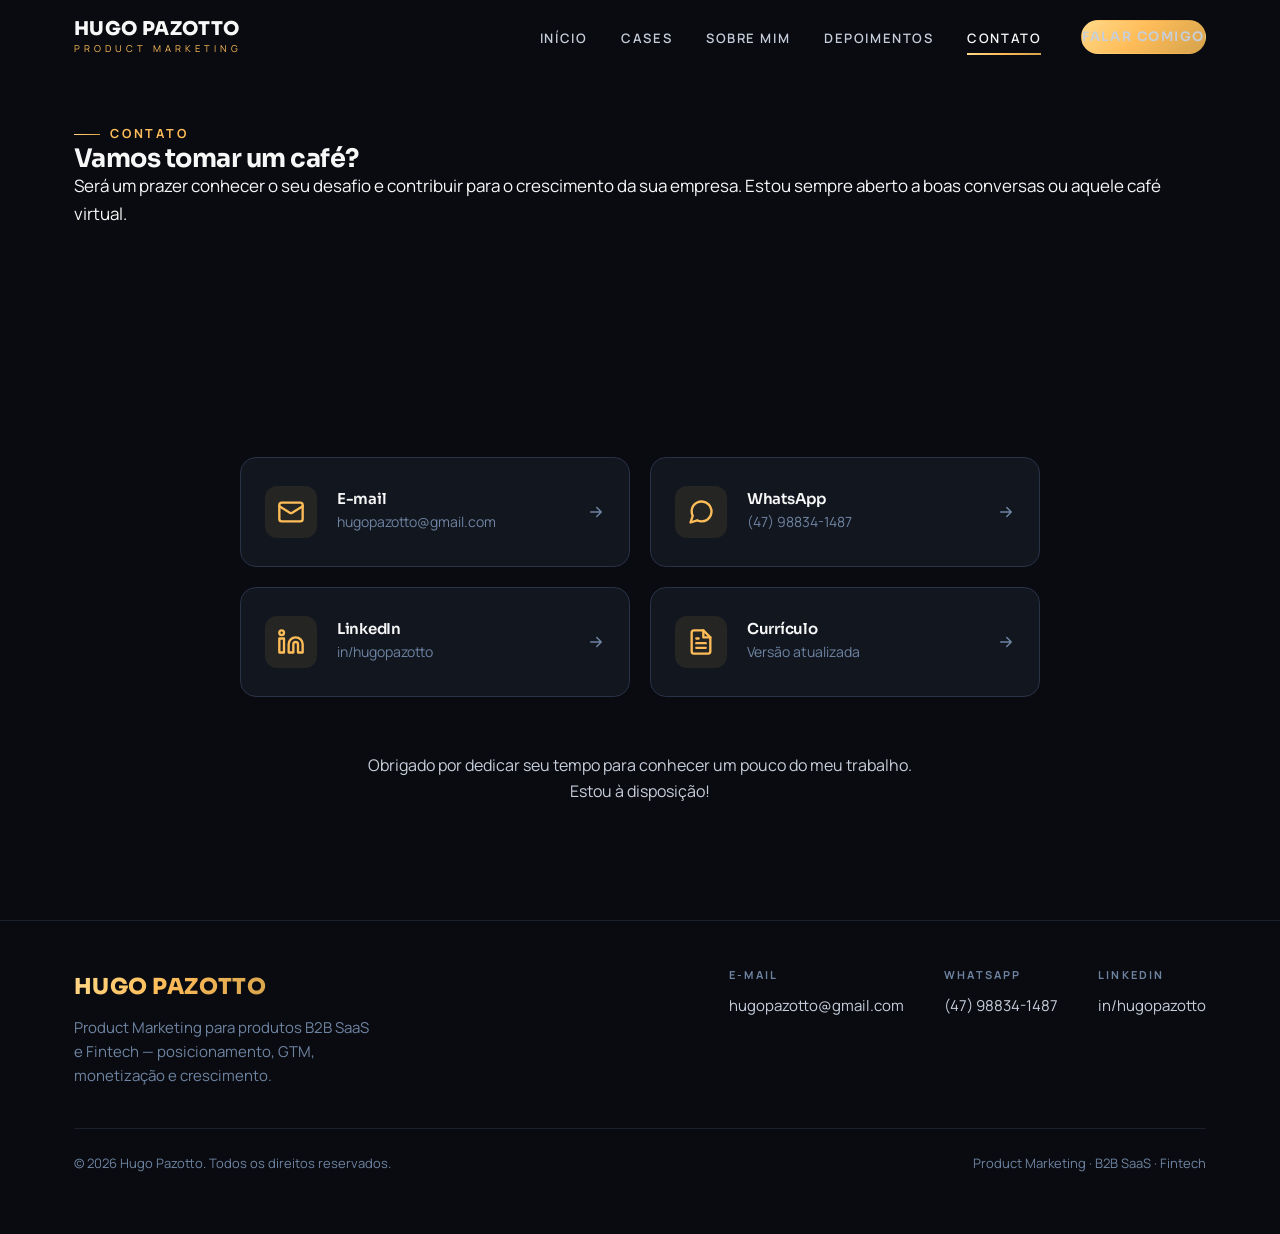
<file: contato.html>
<!DOCTYPE html>
<html lang="pt-BR">
<head>
  <meta charset="UTF-8" />
  <meta name="viewport" content="width=device-width, initial-scale=1.0" />
  <title>Hugo Pazotto — Contato | Product Marketing</title>
  <meta name="description" content="Entre em contato com Hugo Pazotto — Product Marketing Manager. E-mail, WhatsApp e LinkedIn." />
  <link rel="preconnect" href="https://fonts.googleapis.com" />
  <link rel="preconnect" href="https://fonts.gstatic.com" crossorigin />
  <link href="https://fonts.googleapis.com/css2?family=Sora:wght@400;500;600;700;800&family=Manrope:wght@400;500;600;700&display=swap" rel="stylesheet" />
  <link rel="stylesheet" href="style.css" />
</head>
<body>
  <header class="header">
    <div class="container">
      <nav class="nav" aria-label="Principal">
        <a class="brand" href="index.html" aria-label="Hugo Pazotto — início">
          <span class="brand__name">HUGO PAZOTTO</span>
          <span class="brand__role">Product Marketing</span>
        </a>
        <ul class="nav__links">
          <li><a href="index.html">Início</a></li>
          <li><a href="cases.html">Cases</a></li>
          <li><a href="sobre.html">Sobre mim</a></li>
          <li><a href="depoimentos.html">Depoimentos</a></li>
          <li><a href="contato.html" class="active">Contato</a></li>
          <li class="nav__cta"><a class="btn btn--primary" href="contato.html">Falar comigo</a></li>
        </ul>
        <button class="nav__toggle" aria-label="Abrir menu" aria-expanded="false">
          <span></span><span></span><span></span>
        </button>
      </nav>
    </div>
  </header>

  <main>
    <section class="section section--top">
      <div class="container">
        <div class="page-header reveal">
          <span class="eyebrow">Contato</span>
          <h1>Vamos tomar um café?</h1>
          <p class="lead">Será um prazer conhecer o seu desafio e contribuir para o crescimento da sua empresa. Estou sempre aberto a boas conversas ou aquele café virtual.</p>
        </div>
      </div>
    </section>

    <section class="section">
      <div class="container">
        <div class="contact-grid reveal">
          <a class="contact-card" href="mailto:hugopazotto@gmail.com">
            <div class="contact-card__icon">
              <svg viewBox="0 0 24 24" fill="none" stroke="currentColor" stroke-width="2" stroke-linecap="round" stroke-linejoin="round" width="28" height="28"><rect x="2" y="4" width="20" height="16" rx="2"/><path d="m22 7-8.97 5.7a1.94 1.94 0 0 1-2.06 0L2 7"/></svg>
            </div>
            <div>
              <h3>E-mail</h3>
              <p>hugopazotto@gmail.com</p>
            </div>
            <svg class="contact-card__arrow" viewBox="0 0 24 24" fill="none" stroke="currentColor" stroke-width="2" stroke-linecap="round" stroke-linejoin="round"><path d="M5 12h14M13 6l6 6-6 6"/></svg>
          </a>

          <a class="contact-card" href="https://wa.me/5547988341487" target="_blank" rel="noopener">
            <div class="contact-card__icon">
              <svg viewBox="0 0 24 24" fill="none" stroke="currentColor" stroke-width="2" stroke-linecap="round" stroke-linejoin="round" width="28" height="28"><path d="M21 11.5a8.38 8.38 0 0 1-.9 3.8 8.5 8.5 0 0 1-7.6 4.7 8.38 8.38 0 0 1-3.8-.9L3 21l1.9-5.7a8.38 8.38 0 0 1-.9-3.8 8.5 8.5 0 0 1 4.7-7.6 8.38 8.38 0 0 1 3.8-.9h.5a8.48 8.48 0 0 1 8 8v.5z"/></svg>
            </div>
            <div>
              <h3>WhatsApp</h3>
              <p>(47) 98834-1487</p>
            </div>
            <svg class="contact-card__arrow" viewBox="0 0 24 24" fill="none" stroke="currentColor" stroke-width="2" stroke-linecap="round" stroke-linejoin="round"><path d="M5 12h14M13 6l6 6-6 6"/></svg>
          </a>

          <a class="contact-card" href="https://www.linkedin.com/in/hugopazotto" target="_blank" rel="noopener">
            <div class="contact-card__icon">
              <svg viewBox="0 0 24 24" fill="none" stroke="currentColor" stroke-width="2" stroke-linecap="round" stroke-linejoin="round" width="28" height="28"><path d="M16 8a6 6 0 0 1 6 6v7h-4v-7a2 2 0 0 0-2-2 2 2 0 0 0-2 2v7h-4v-7a6 6 0 0 1 6-6z"/><rect x="2" y="9" width="4" height="12"/><circle cx="4" cy="4" r="2"/></svg>
            </div>
            <div>
              <h3>LinkedIn</h3>
              <p>in/hugopazotto</p>
            </div>
            <svg class="contact-card__arrow" viewBox="0 0 24 24" fill="none" stroke="currentColor" stroke-width="2" stroke-linecap="round" stroke-linejoin="round"><path d="M5 12h14M13 6l6 6-6 6"/></svg>
          </a>

          <a class="contact-card" href="https://www.linkedin.com/in/hugopazotto/" target="_blank" rel="noopener">
            <div class="contact-card__icon">
              <svg viewBox="0 0 24 24" fill="none" stroke="currentColor" stroke-width="2" stroke-linecap="round" stroke-linejoin="round" width="28" height="28"><path d="M14 2H6a2 2 0 0 0-2 2v16a2 2 0 0 0 2 2h12a2 2 0 0 0 2-2V8z"/><polyline points="14 2 14 8 20 8"/><line x1="16" y1="13" x2="8" y2="13"/><line x1="16" y1="17" x2="8" y2="17"/><polyline points="10 9 9 9 8 9"/></svg>
            </div>
            <div>
              <h3>Currículo</h3>
              <p>Versão atualizada</p>
            </div>
            <svg class="contact-card__arrow" viewBox="0 0 24 24" fill="none" stroke="currentColor" stroke-width="2" stroke-linecap="round" stroke-linejoin="round"><path d="M5 12h14M13 6l6 6-6 6"/></svg>
          </a>
        </div>

        <p class="contact-closing reveal">Obrigado por dedicar seu tempo para conhecer um pouco do meu trabalho. Estou à disposição!</p>
      </div>
    </section>
  </main>

  <footer class="footer">
    <div class="container">
      <div class="footer__grid">
        <div class="footer__brand">
          <span class="brand__name grad-text">HUGO PAZOTTO</span>
          <p style="color:var(--muted);max-width:34ch;margin-top:12px;font-size:15px;">Product Marketing para produtos B2B SaaS e Fintech — posicionamento, GTM, monetização e crescimento.</p>
        </div>
        <div class="footer__contacts">
          <div class="footer__col"><h4>E-mail</h4><a href="mailto:hugopazotto@gmail.com">hugopazotto@gmail.com</a></div>
          <div class="footer__col"><h4>WhatsApp</h4><a href="https://wa.me/5547988341487" target="_blank" rel="noopener">(47) 98834-1487</a></div>
          <div class="footer__col"><h4>LinkedIn</h4><a href="https://www.linkedin.com/in/hugopazotto" target="_blank" rel="noopener">in/hugopazotto</a></div>
        </div>
      </div>
      <div class="footer__bottom">
        <span>© <span data-year>2025</span> Hugo Pazotto. Todos os direitos reservados.</span>
        <span>Product Marketing · B2B SaaS · Fintech</span>
      </div>
    </div>
  </footer>
  <script src="script.js"></script>
</body>
</html>
</file>
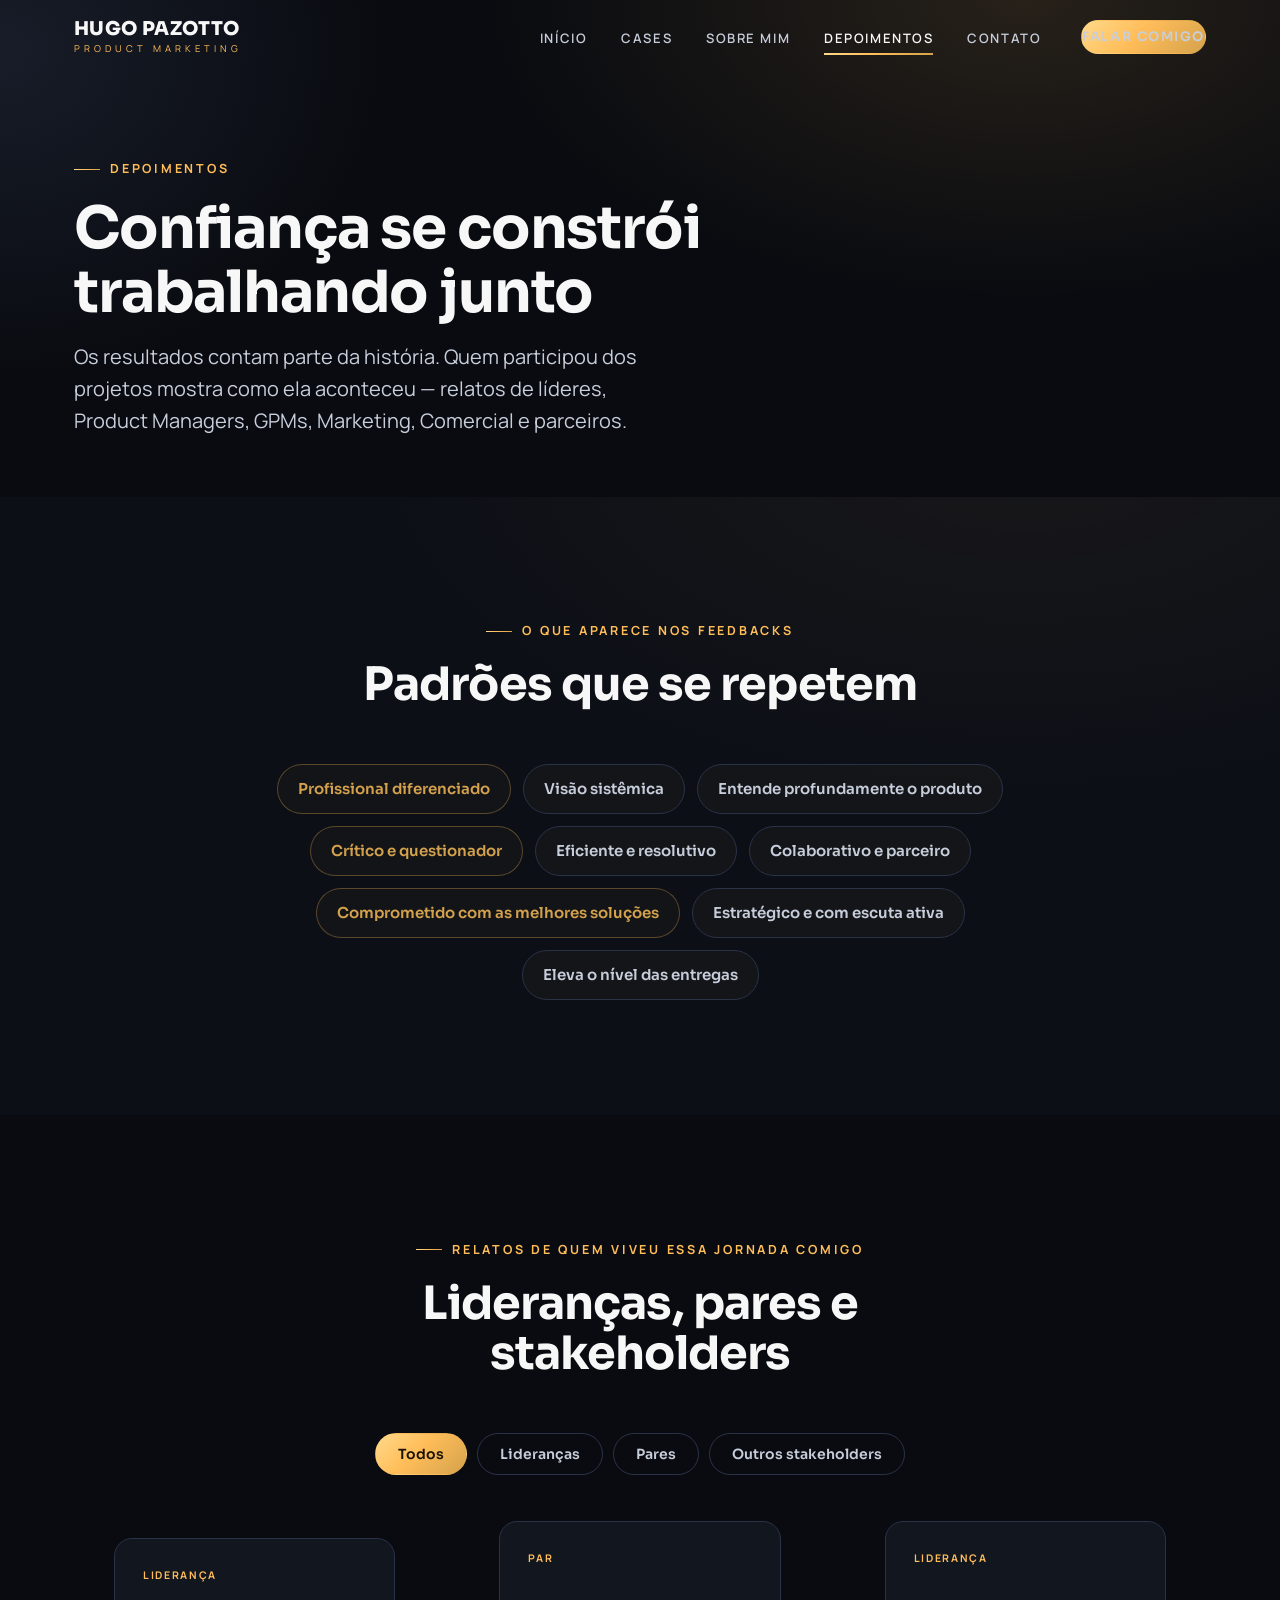
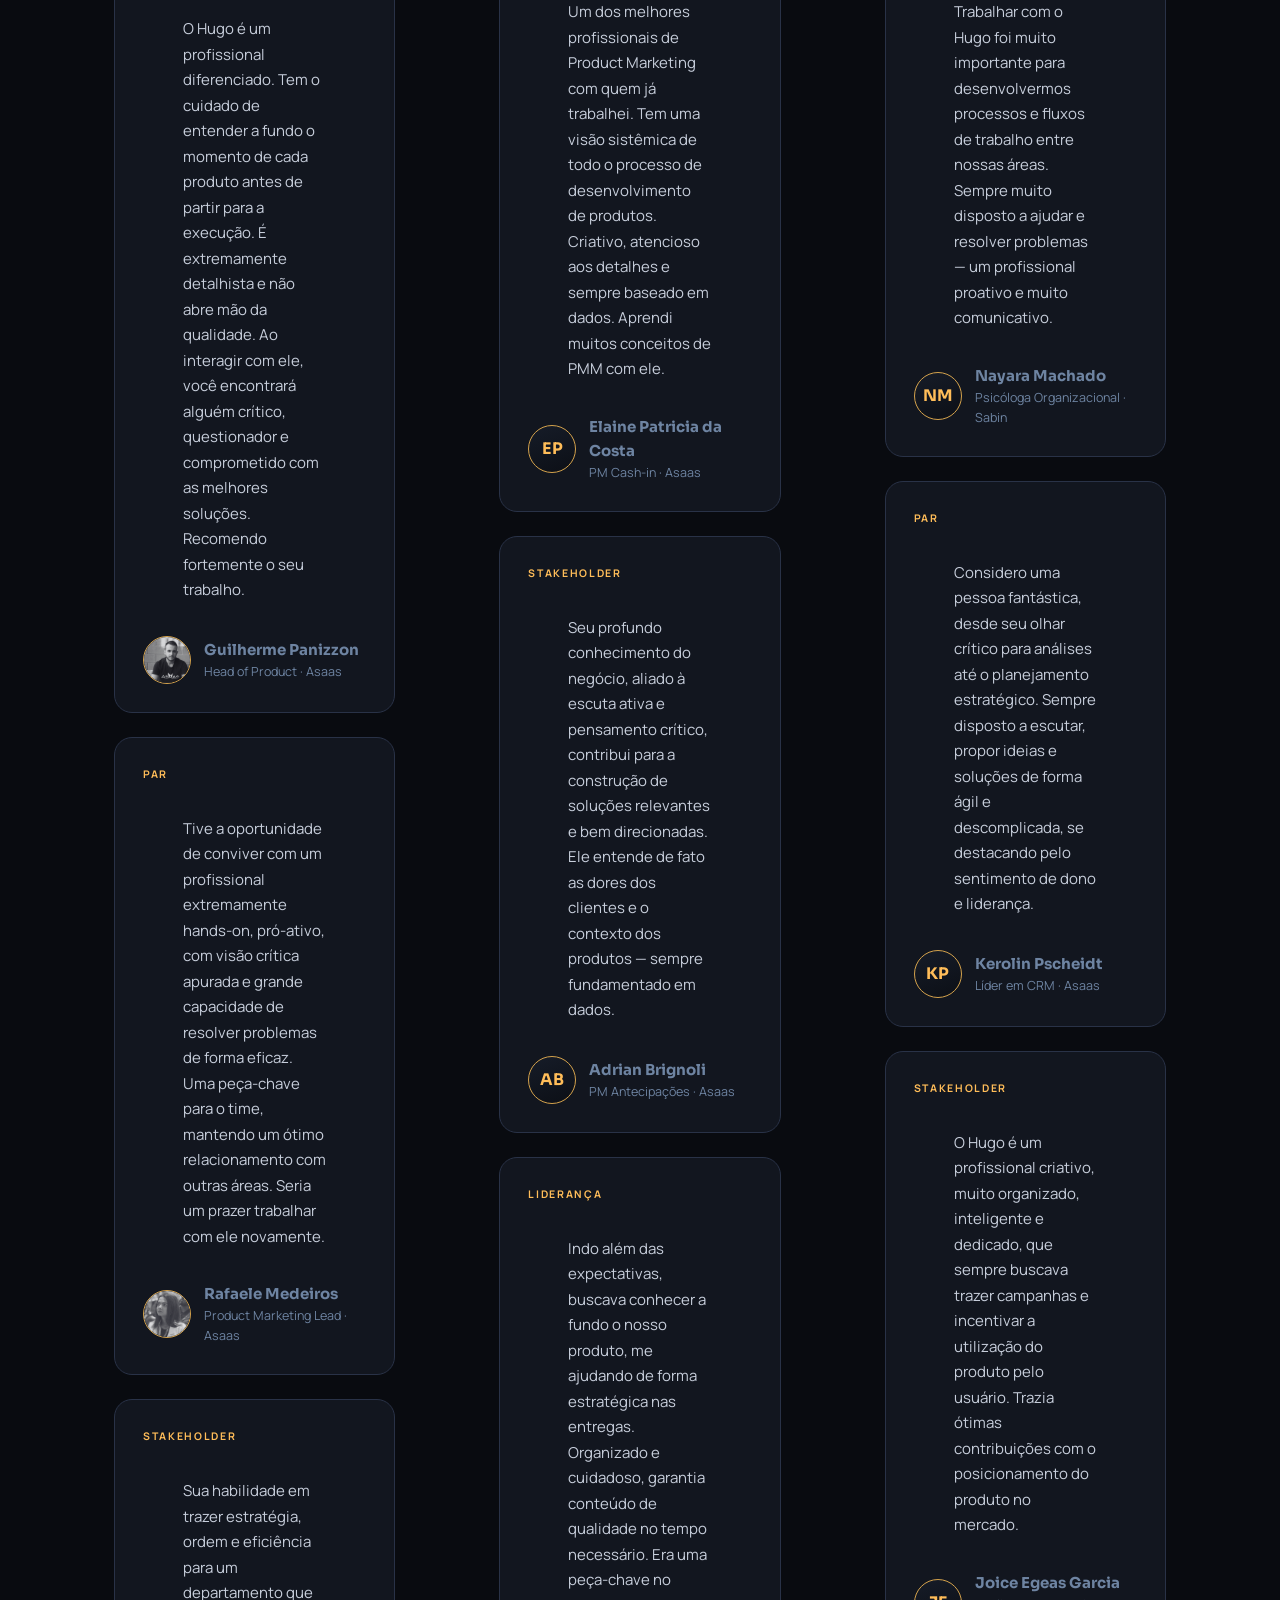
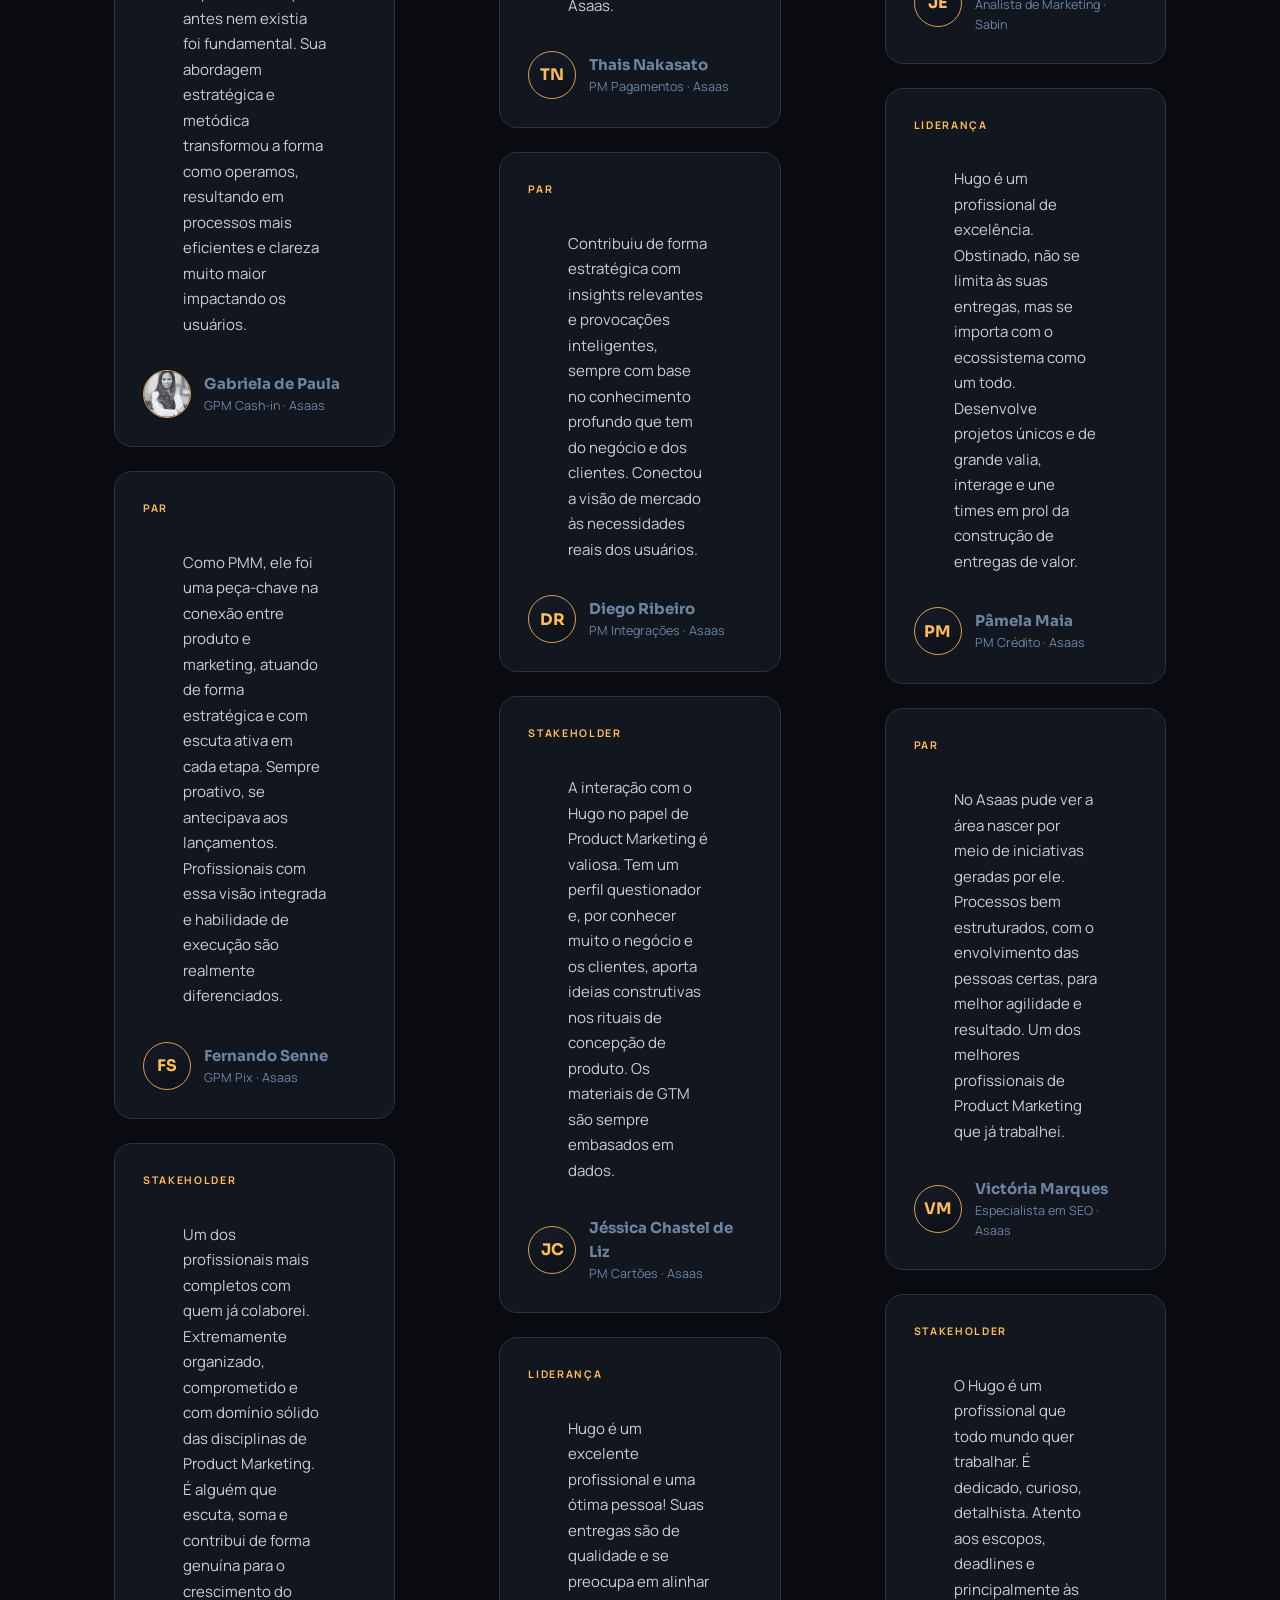
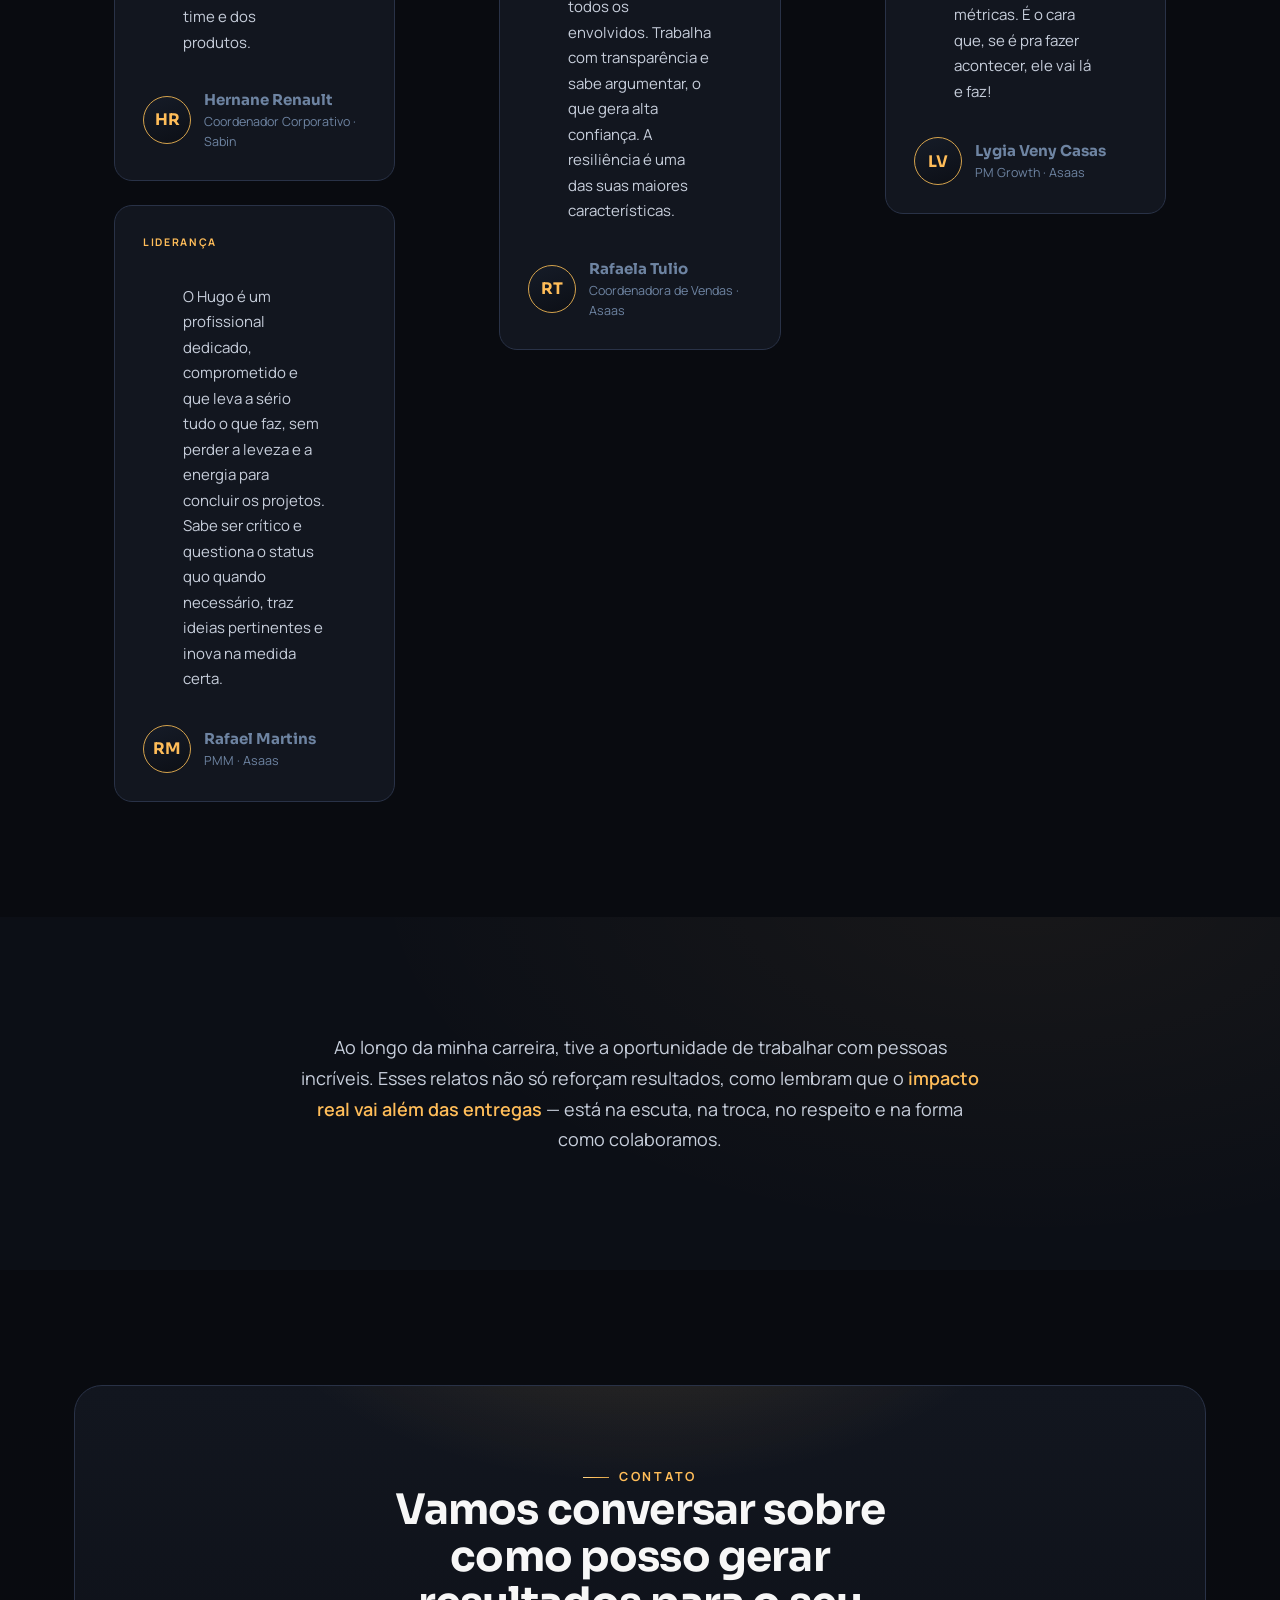
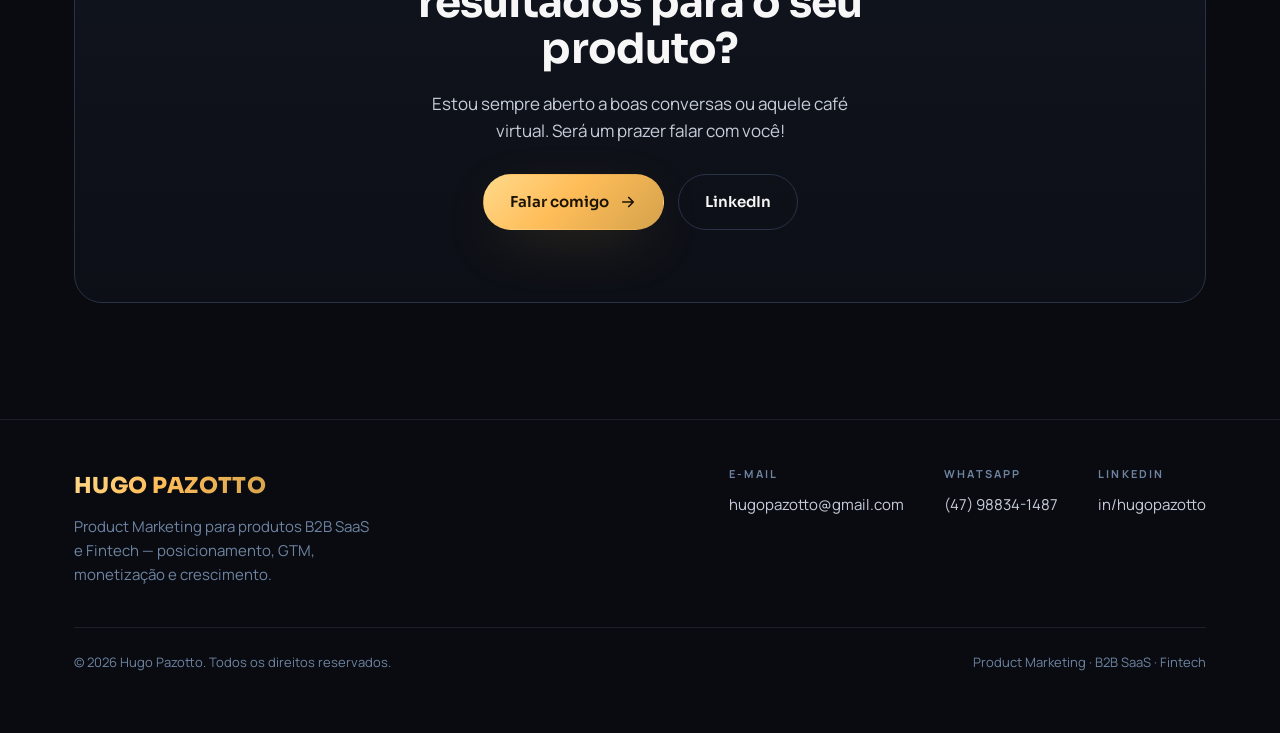
<file: depoimentos.html>
<!DOCTYPE html>
<html lang="pt-BR">
<head>
  <meta charset="UTF-8" />
  <meta name="viewport" content="width=device-width, initial-scale=1.0" />
  <title>Hugo Pazotto — Depoimentos | Product Marketing</title>
  <meta name="description" content="Relatos de líderes, Product Managers, GPMs, Marketing, Comercial e parceiros sobre o trabalho de Hugo Pazotto como PMM." />
  <link rel="preconnect" href="https://fonts.googleapis.com" />
  <link rel="preconnect" href="https://fonts.gstatic.com" crossorigin />
  <link href="https://fonts.googleapis.com/css2?family=Sora:wght@400;500;600;700;800&family=Manrope:wght@400;500;600;700&display=swap" rel="stylesheet" />
  <link rel="stylesheet" href="style.css" />
</head>
<body>
  <header class="header">
    <div class="container">
      <nav class="nav" aria-label="Principal">
        <a class="brand" href="index.html" aria-label="Hugo Pazotto — início">
          <span class="brand__name">HUGO PAZOTTO</span>
          <span class="brand__role">Product Marketing</span>
        </a>
        <ul class="nav__links">
          <li><a href="index.html">Início</a></li>
          <li><a href="cases.html">Cases</a></li>
          <li><a href="sobre.html">Sobre mim</a></li>
          <li><a href="depoimentos.html" class="active">Depoimentos</a></li>
          <li><a href="contato.html">Contato</a></li>
          <li class="nav__cta"><a class="btn btn--primary" href="contato.html">Falar comigo</a></li>
        </ul>
        <button class="nav__toggle" aria-label="Abrir menu" aria-expanded="false">
          <span></span><span></span><span></span>
        </button>
      </nav>
    </div>
  </header>
  <main>
    <section class="page-hero">
      <div class="page-hero__bg" aria-hidden="true"></div>
      <div class="container">
        <span class="eyebrow reveal">Depoimentos</span>
        <h1 class="reveal" data-d="1">Confiança se constrói trabalhando junto</h1>
        <p class="page-hero__lead reveal" data-d="2">Os resultados contam parte da história. Quem participou dos projetos mostra como ela aconteceu — relatos de líderes, Product Managers, GPMs, Marketing, Comercial e parceiros.</p>
      </div>
    </section>

    <section class="section section--alt">
      <div class="container">
        <div class="section__head section__head--center reveal"><span class="eyebrow eyebrow--center">O que aparece nos feedbacks</span><h2 class="section__title">Padrões que se repetem</h2></div>
        <div class="feedback-tags reveal"><span>Profissional diferenciado</span><span>Visão sistêmica</span><span>Entende profundamente o produto</span><span>Crítico e questionador</span><span>Eficiente e resolutivo</span><span>Colaborativo e parceiro</span><span>Comprometido com as melhores soluções</span><span>Estratégico e com escuta ativa</span><span>Eleva o nível das entregas</span></div>
      </div>
    </section>

    <section class="section">
      <div class="container">
        <div class="section__head section__head--center reveal"><span class="eyebrow eyebrow--center">Relatos de quem viveu essa jornada comigo</span><h2 class="section__title">Lideranças, pares e stakeholders</h2></div>
        <div class="tst-filters reveal">
          <button class="tst-filter active" data-filter="all">Todos</button>
          <button class="tst-filter" data-filter="lid">Lideranças</button>
          <button class="tst-filter" data-filter="par">Pares</button>
          <button class="tst-filter" data-filter="out">Outros stakeholders</button>
        </div>
        <div class="tst-wall">
          <figure class="tst-card reveal" data-cat="lid" data-d="1">
            <span class="tst-card__cat">Liderança</span>
            <blockquote class="tst-card__quote">O Hugo é um profissional diferenciado. Tem o cuidado de entender a fundo o momento de cada produto antes de partir para a execução. É extremamente detalhista e não abre mão da qualidade. Ao interagir com ele, você encontrará alguém crítico, questionador e comprometido com as melhores soluções. Recomendo fortemente o seu trabalho.</blockquote>
            <figcaption class="tst-card__who"><img src="assets/img/av-guilherme.png" alt="Guilherme Panizzon" /><span><b>Guilherme Panizzon</b><span>Head of Product · Asaas</span></span></figcaption>
          </figure>
          <figure class="tst-card reveal" data-cat="par" data-d="2">
            <span class="tst-card__cat">Par</span>
            <blockquote class="tst-card__quote">Tive a oportunidade de conviver com um profissional extremamente hands-on, pró-ativo, com visão crítica apurada e grande capacidade de resolver problemas de forma eficaz. Uma peça-chave para o time, mantendo um ótimo relacionamento com outras áreas. Seria um prazer trabalhar com ele novamente.</blockquote>
            <figcaption class="tst-card__who"><img src="assets/img/av-rafaele.png" alt="Rafaele Medeiros" /><span><b>Rafaele Medeiros</b><span>Product Marketing Lead · Asaas</span></span></figcaption>
          </figure>
          <figure class="tst-card reveal" data-cat="out" data-d="3">
            <span class="tst-card__cat">Stakeholder</span>
            <blockquote class="tst-card__quote">Sua habilidade em trazer estratégia, ordem e eficiência para um departamento que antes nem existia foi fundamental. Sua abordagem estratégica e metódica transformou a forma como operamos, resultando em processos mais eficientes e clareza muito maior impactando os usuários.</blockquote>
            <figcaption class="tst-card__who"><img src="assets/img/av-gabriela.png" alt="Gabriela de Paula" /><span><b>Gabriela de Paula</b><span>GPM Cash-in · Asaas</span></span></figcaption>
          </figure>
          <figure class="tst-card reveal" data-cat="par" data-d="1">
            <span class="tst-card__cat">Par</span>
            <blockquote class="tst-card__quote">Como PMM, ele foi uma peça-chave na conexão entre produto e marketing, atuando de forma estratégica e com escuta ativa em cada etapa. Sempre proativo, se antecipava aos lançamentos. Profissionais com essa visão integrada e habilidade de execução são realmente diferenciados.</blockquote>
            <figcaption class="tst-card__who"><div class="avatar">FS</div><span><b>Fernando Senne</b><span>GPM Pix · Asaas</span></span></figcaption>
          </figure>
          <figure class="tst-card reveal" data-cat="out" data-d="2">
            <span class="tst-card__cat">Stakeholder</span>
            <blockquote class="tst-card__quote">Um dos profissionais mais completos com quem já colaborei. Extremamente organizado, comprometido e com domínio sólido das disciplinas de Product Marketing. É alguém que escuta, soma e contribui de forma genuína para o crescimento do time e dos produtos.</blockquote>
            <figcaption class="tst-card__who"><div class="avatar">HR</div><span><b>Hernane Renault</b><span>Coordenador Corporativo · Sabin</span></span></figcaption>
          </figure>
          <figure class="tst-card reveal" data-cat="lid" data-d="3">
            <span class="tst-card__cat">Liderança</span>
            <blockquote class="tst-card__quote">O Hugo é um profissional dedicado, comprometido e que leva a sério tudo o que faz, sem perder a leveza e a energia para concluir os projetos. Sabe ser crítico e questiona o status quo quando necessário, traz ideias pertinentes e inova na medida certa.</blockquote>
            <figcaption class="tst-card__who"><div class="avatar">RM</div><span><b>Rafael Martins</b><span>PMM · Asaas</span></span></figcaption>
          </figure>
          <figure class="tst-card reveal" data-cat="par" data-d="1">
            <span class="tst-card__cat">Par</span>
            <blockquote class="tst-card__quote">Um dos melhores profissionais de Product Marketing com quem já trabalhei. Tem uma visão sistêmica de todo o processo de desenvolvimento de produtos. Criativo, atencioso aos detalhes e sempre baseado em dados. Aprendi muitos conceitos de PMM com ele.</blockquote>
            <figcaption class="tst-card__who"><div class="avatar">EP</div><span><b>Elaine Patricia da Costa</b><span>PM Cash-in · Asaas</span></span></figcaption>
          </figure>
          <figure class="tst-card reveal" data-cat="out" data-d="2">
            <span class="tst-card__cat">Stakeholder</span>
            <blockquote class="tst-card__quote">Seu profundo conhecimento do negócio, aliado à escuta ativa e pensamento crítico, contribui para a construção de soluções relevantes e bem direcionadas. Ele entende de fato as dores dos clientes e o contexto dos produtos — sempre fundamentado em dados.</blockquote>
            <figcaption class="tst-card__who"><div class="avatar">AB</div><span><b>Adrian Brignoli</b><span>PM Antecipações · Asaas</span></span></figcaption>
          </figure>
          <figure class="tst-card reveal" data-cat="lid" data-d="3">
            <span class="tst-card__cat">Liderança</span>
            <blockquote class="tst-card__quote">Indo além das expectativas, buscava conhecer a fundo o nosso produto, me ajudando de forma estratégica nas entregas. Organizado e cuidadoso, garantia conteúdo de qualidade no tempo necessário. Era uma peça-chave no Asaas.</blockquote>
            <figcaption class="tst-card__who"><div class="avatar">TN</div><span><b>Thais Nakasato</b><span>PM Pagamentos · Asaas</span></span></figcaption>
          </figure>
          <figure class="tst-card reveal" data-cat="par" data-d="1">
            <span class="tst-card__cat">Par</span>
            <blockquote class="tst-card__quote">Contribuiu de forma estratégica com insights relevantes e provocações inteligentes, sempre com base no conhecimento profundo que tem do negócio e dos clientes. Conectou a visão de mercado às necessidades reais dos usuários.</blockquote>
            <figcaption class="tst-card__who"><div class="avatar">DR</div><span><b>Diego Ribeiro</b><span>PM Integrações · Asaas</span></span></figcaption>
          </figure>
          <figure class="tst-card reveal" data-cat="out" data-d="2">
            <span class="tst-card__cat">Stakeholder</span>
            <blockquote class="tst-card__quote">A interação com o Hugo no papel de Product Marketing é valiosa. Tem um perfil questionador e, por conhecer muito o negócio e os clientes, aporta ideias construtivas nos rituais de concepção de produto. Os materiais de GTM são sempre embasados em dados.</blockquote>
            <figcaption class="tst-card__who"><div class="avatar">JC</div><span><b>Jéssica Chastel de Liz</b><span>PM Cartões · Asaas</span></span></figcaption>
          </figure>
          <figure class="tst-card reveal" data-cat="lid" data-d="3">
            <span class="tst-card__cat">Liderança</span>
            <blockquote class="tst-card__quote">Hugo é um excelente profissional e uma ótima pessoa! Suas entregas são de qualidade e se preocupa em alinhar todos os envolvidos. Trabalha com transparência e sabe argumentar, o que gera alta confiança. A resiliência é uma das suas maiores características.</blockquote>
            <figcaption class="tst-card__who"><div class="avatar">RT</div><span><b>Rafaela Tulio</b><span>Coordenadora de Vendas · Asaas</span></span></figcaption>
          </figure>
          <figure class="tst-card reveal" data-cat="lid" data-d="1">
            <span class="tst-card__cat">Liderança</span>
            <blockquote class="tst-card__quote">Trabalhar com o Hugo foi muito importante para desenvolvermos processos e fluxos de trabalho entre nossas áreas. Sempre muito disposto a ajudar e resolver problemas — um profissional proativo e muito comunicativo.</blockquote>
            <figcaption class="tst-card__who"><div class="avatar">NM</div><span><b>Nayara Machado</b><span>Psicóloga Organizacional · Sabin</span></span></figcaption>
          </figure>
          <figure class="tst-card reveal" data-cat="par" data-d="2">
            <span class="tst-card__cat">Par</span>
            <blockquote class="tst-card__quote">Considero uma pessoa fantástica, desde seu olhar crítico para análises até o planejamento estratégico. Sempre disposto a escutar, propor ideias e soluções de forma ágil e descomplicada, se destacando pelo sentimento de dono e liderança.</blockquote>
            <figcaption class="tst-card__who"><div class="avatar">KP</div><span><b>Kerolin Pscheidt</b><span>Líder em CRM · Asaas</span></span></figcaption>
          </figure>
          <figure class="tst-card reveal" data-cat="out" data-d="3">
            <span class="tst-card__cat">Stakeholder</span>
            <blockquote class="tst-card__quote">O Hugo é um profissional criativo, muito organizado, inteligente e dedicado, que sempre buscava trazer campanhas e incentivar a utilização do produto pelo usuário. Trazia ótimas contribuições com o posicionamento do produto no mercado.</blockquote>
            <figcaption class="tst-card__who"><div class="avatar">JE</div><span><b>Joice Egeas Garcia</b><span>Analista de Marketing · Sabin</span></span></figcaption>
          </figure>
          <figure class="tst-card reveal" data-cat="lid" data-d="1">
            <span class="tst-card__cat">Liderança</span>
            <blockquote class="tst-card__quote">Hugo é um profissional de excelência. Obstinado, não se limita às suas entregas, mas se importa com o ecossistema como um todo. Desenvolve projetos únicos e de grande valia, interage e une times em prol da construção de entregas de valor.</blockquote>
            <figcaption class="tst-card__who"><div class="avatar">PM</div><span><b>Pâmela Maia</b><span>PM Crédito · Asaas</span></span></figcaption>
          </figure>
          <figure class="tst-card reveal" data-cat="par" data-d="2">
            <span class="tst-card__cat">Par</span>
            <blockquote class="tst-card__quote">No Asaas pude ver a área nascer por meio de iniciativas geradas por ele. Processos bem estruturados, com o envolvimento das pessoas certas, para melhor agilidade e resultado. Um dos melhores profissionais de Product Marketing que já trabalhei.</blockquote>
            <figcaption class="tst-card__who"><div class="avatar">VM</div><span><b>Victória Marques</b><span>Especialista em SEO · Asaas</span></span></figcaption>
          </figure>
          <figure class="tst-card reveal" data-cat="out" data-d="3">
            <span class="tst-card__cat">Stakeholder</span>
            <blockquote class="tst-card__quote">O Hugo é um profissional que todo mundo quer trabalhar. É dedicado, curioso, detalhista. Atento aos escopos, deadlines e principalmente às métricas. É o cara que, se é pra fazer acontecer, ele vai lá e faz!</blockquote>
            <figcaption class="tst-card__who"><div class="avatar">LV</div><span><b>Lygia Veny Casas</b><span>PM Growth · Asaas</span></span></figcaption>
          </figure></div>
      </div>
    </section>

    <section class="section section--alt">
      <div class="container">
        <p class="closing-note reveal">Ao longo da minha carreira, tive a oportunidade de trabalhar com pessoas incríveis. Esses relatos não só reforçam resultados, como lembram que o <strong>impacto real vai além das entregas</strong> — está na escuta, na troca, no respeito e na forma como colaboramos.</p>
      </div>
    </section>
    
    <section class="section">
      <div class="container">
        <div class="cta reveal">
          <span class="eyebrow eyebrow--center">Contato</span>
          <h2>Vamos conversar sobre como posso gerar resultados para o seu produto?</h2>
          <p>Estou sempre aberto a boas conversas ou aquele café virtual. Será um prazer falar com você!</p>
          <div class="cta__actions">
            <a class="btn btn--primary" href="mailto:hugopazotto@gmail.com">Falar comigo <svg viewBox="0 0 24 24" fill="none" stroke="currentColor" stroke-width="2.2" stroke-linecap="round" stroke-linejoin="round"><path d="M5 12h14M13 6l6 6-6 6"/></svg></a>
            <a class="btn btn--ghost" href="https://www.linkedin.com/in/hugopazotto" target="_blank" rel="noopener">LinkedIn</a>
          </div>
        </div>
      </div>
    </section>
  </main>
  <footer class="footer">
    <div class="container">
      <div class="footer__grid">
        <div class="footer__brand">
          <span class="brand__name grad-text">HUGO PAZOTTO</span>
          <p style="color:var(--muted);max-width:34ch;margin-top:12px;font-size:15px;">Product Marketing para produtos B2B SaaS e Fintech — posicionamento, GTM, monetização e crescimento.</p>
        </div>
        <div class="footer__contacts">
          <div class="footer__col"><h4>E-mail</h4><a href="mailto:hugopazotto@gmail.com">hugopazotto@gmail.com</a></div>
          <div class="footer__col"><h4>WhatsApp</h4><a href="https://wa.me/5547988341487" target="_blank" rel="noopener">(47) 98834-1487</a></div>
          <div class="footer__col"><h4>LinkedIn</h4><a href="https://www.linkedin.com/in/hugopazotto" target="_blank" rel="noopener">in/hugopazotto</a></div>
        </div>
      </div>
      <div class="footer__bottom">
        <span>© <span data-year>2025</span> Hugo Pazotto. Todos os direitos reservados.</span>
        <span>Product Marketing · B2B SaaS · Fintech</span>
      </div>
    </div>
  </footer>
  <script src="script.js"></script>
</body>
</html>
</file>
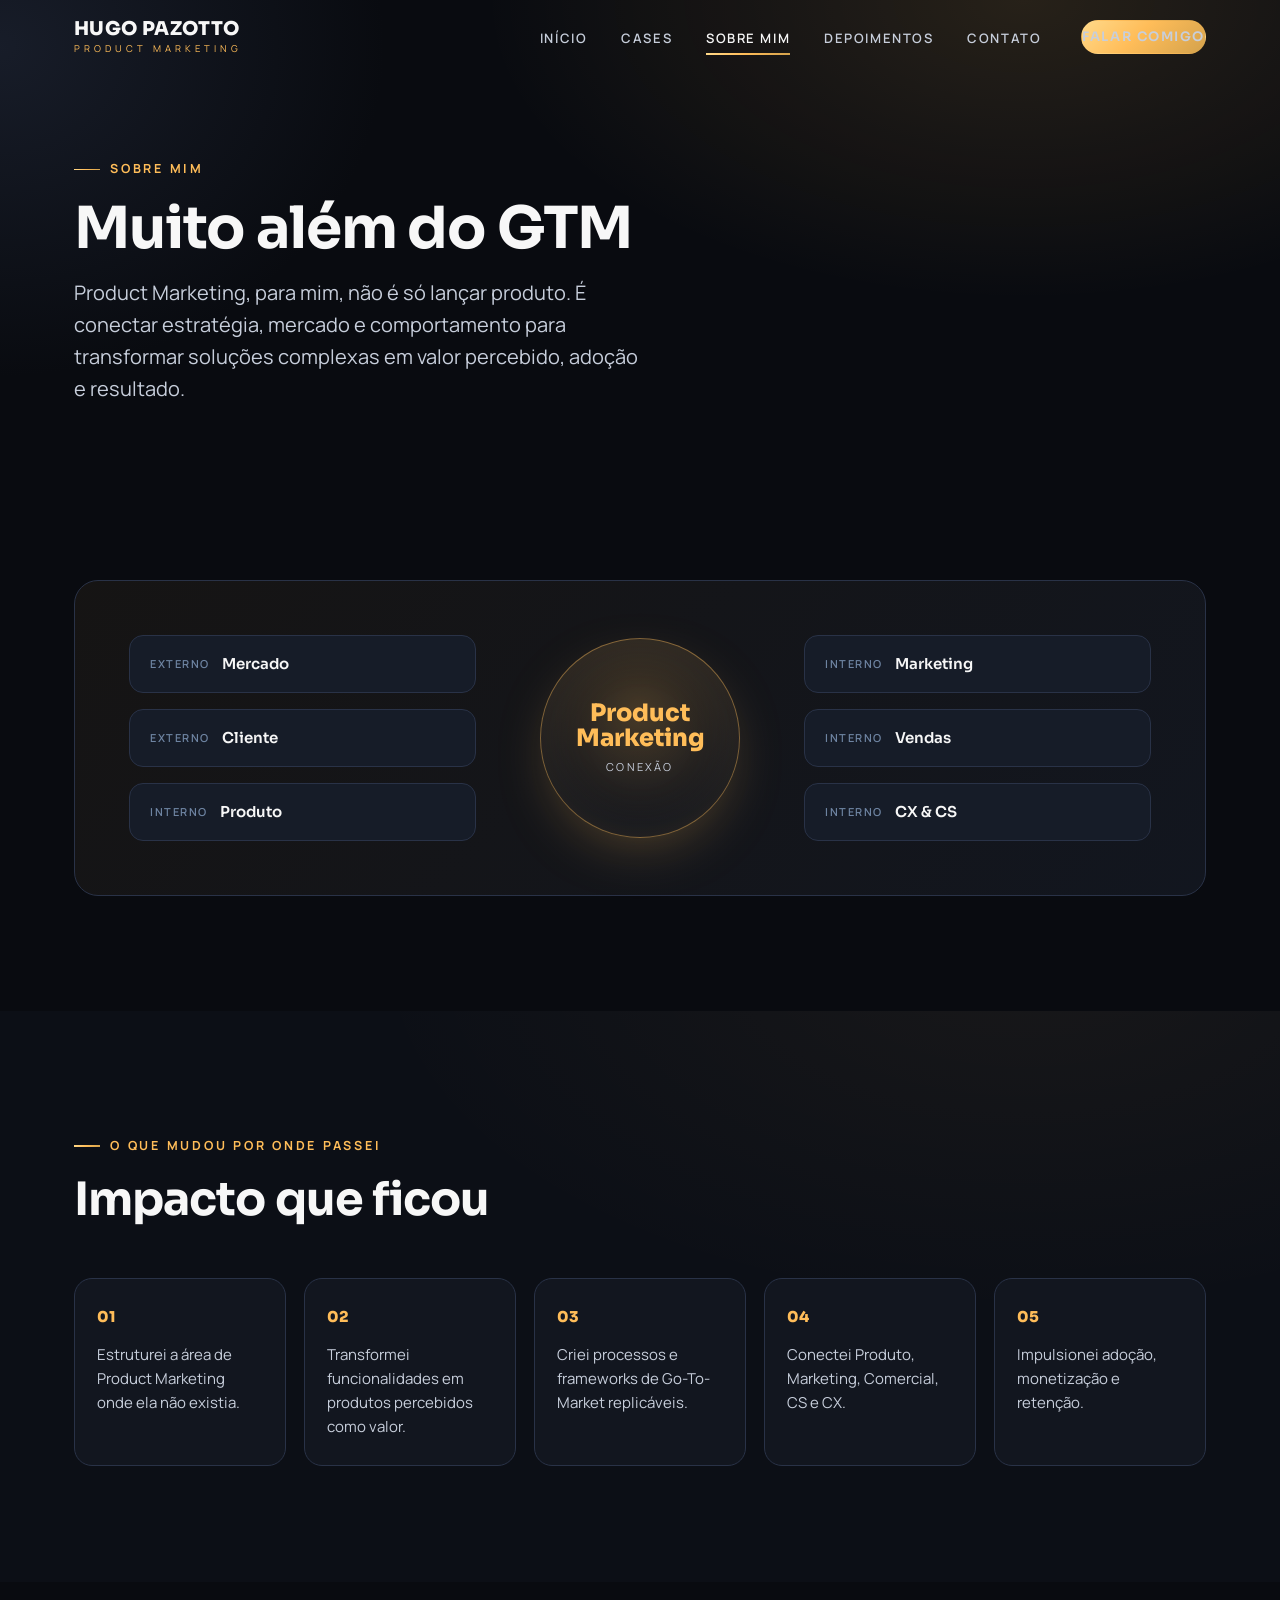
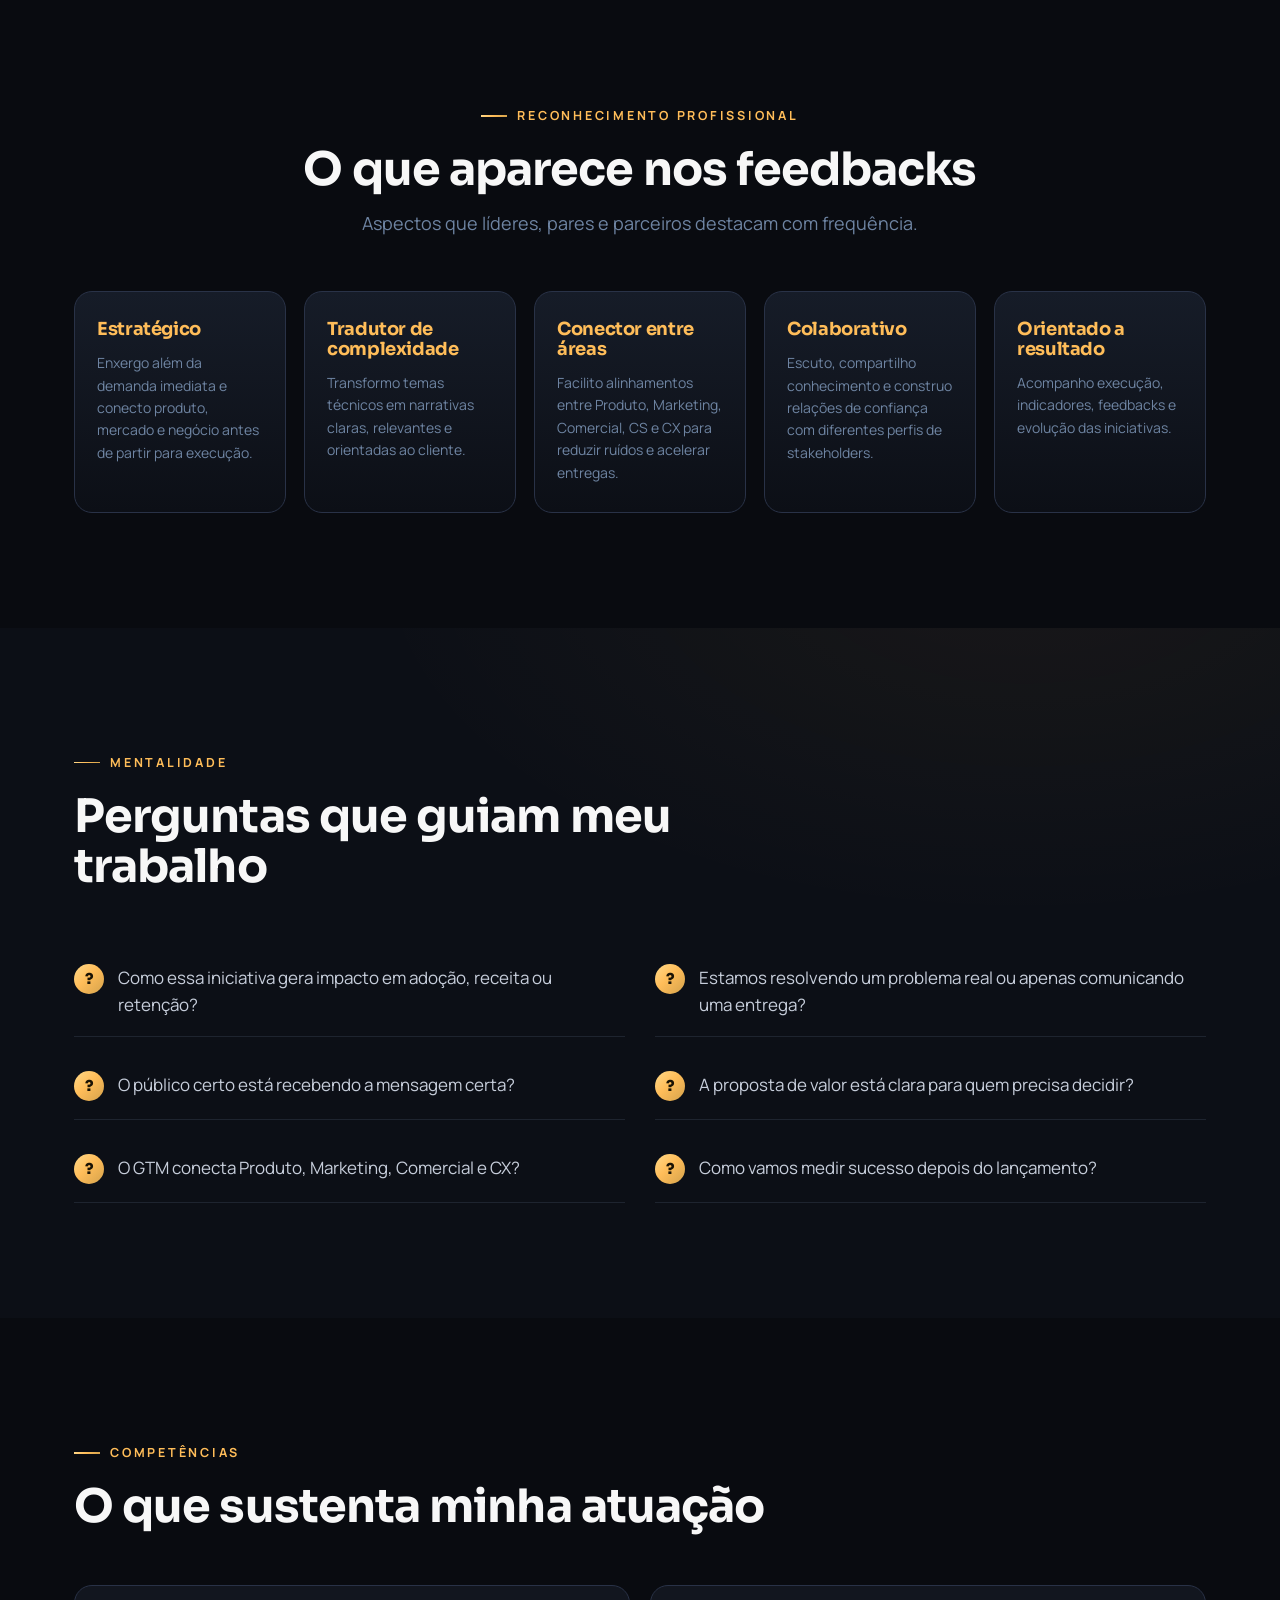
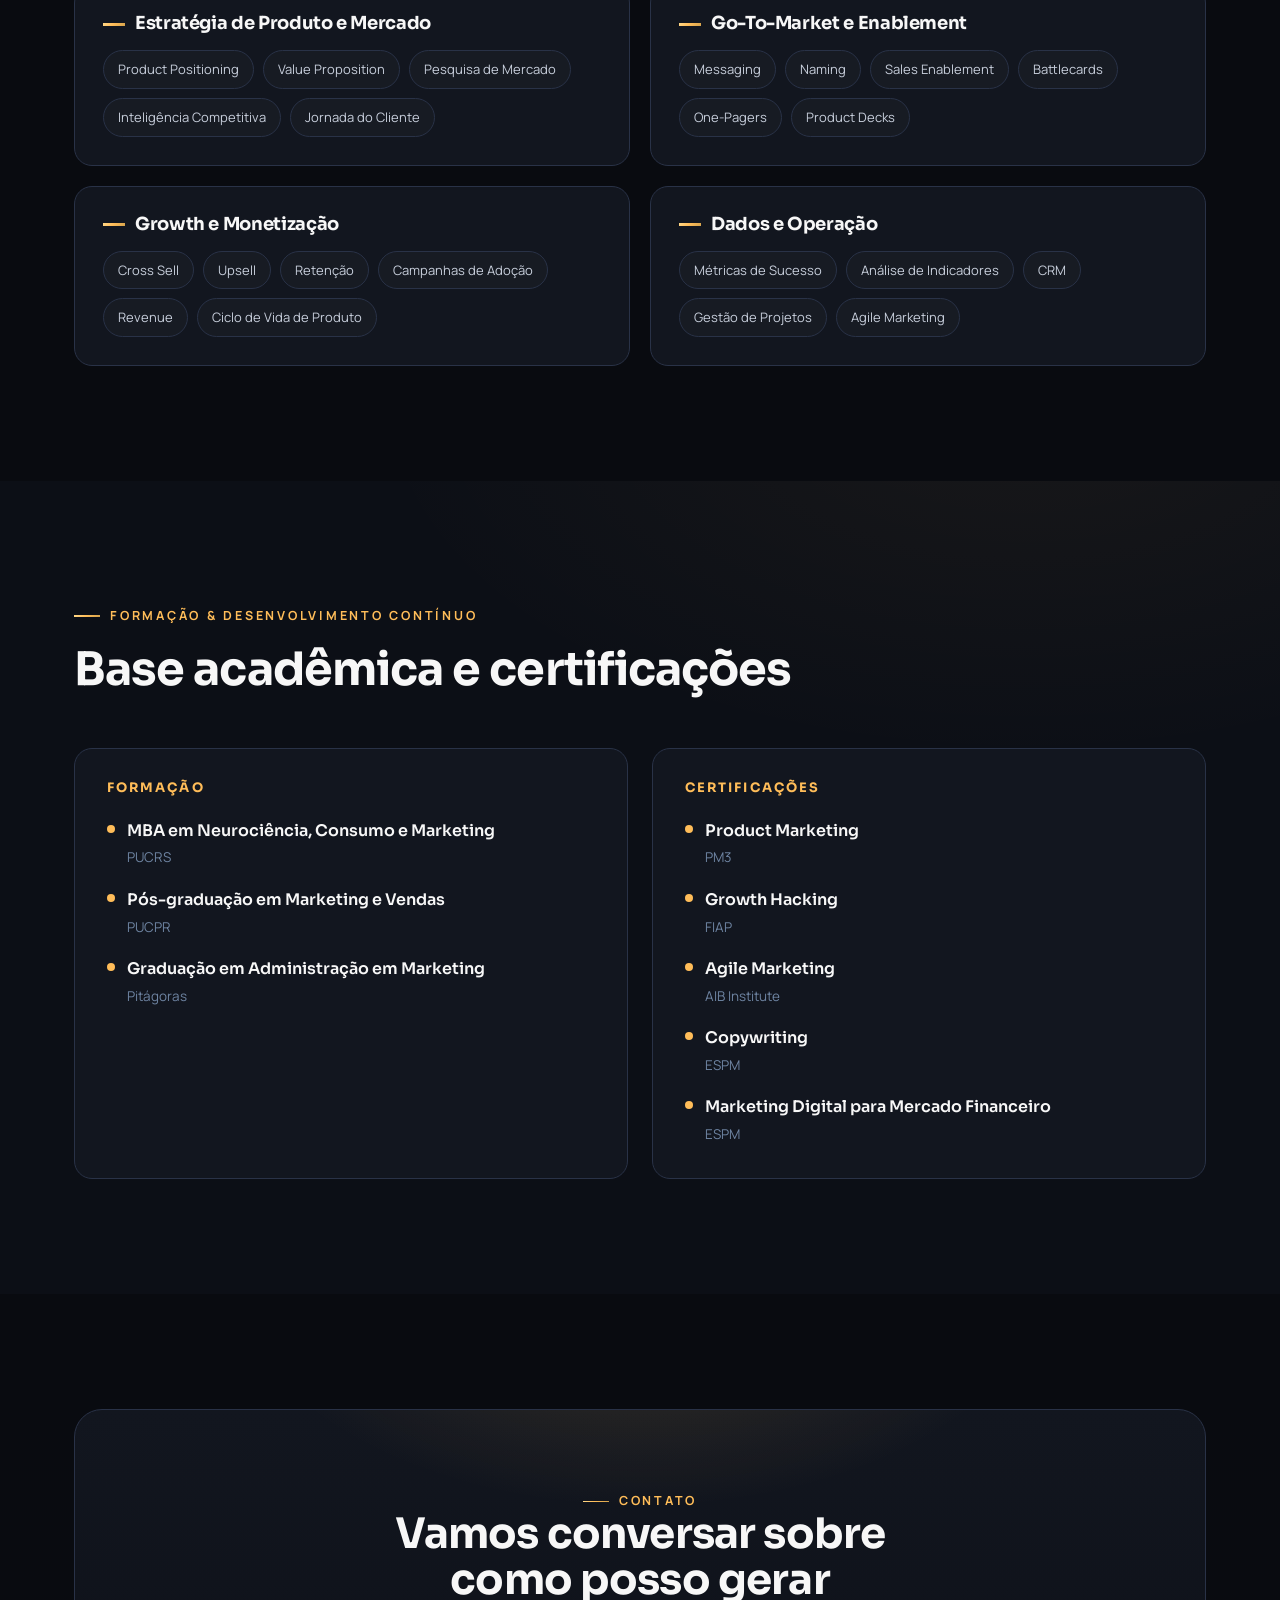
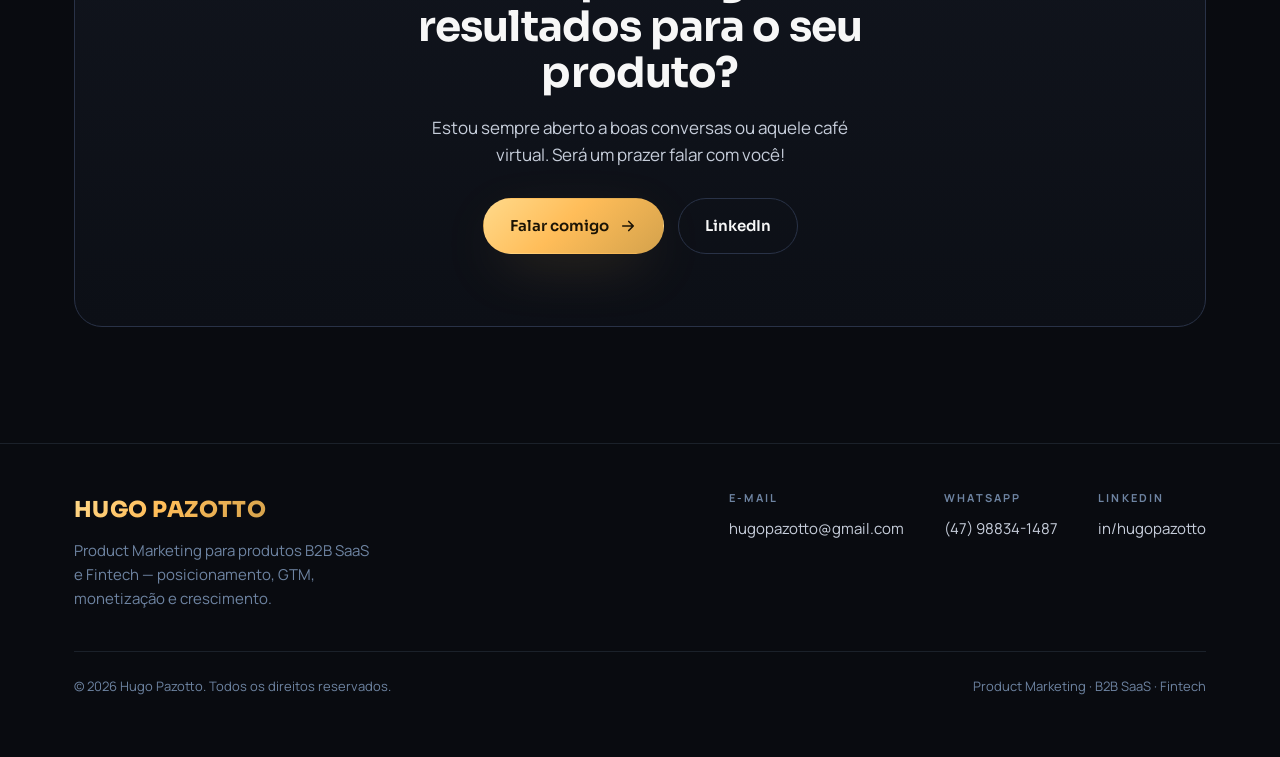
<file: sobre.html>
<!DOCTYPE html>
<html lang="pt-BR">
<head>
  <meta charset="UTF-8" />
  <meta name="viewport" content="width=device-width, initial-scale=1.0" />
  <title>Hugo Pazotto — Sobre mim | Product Marketing</title>
  <meta name="description" content="Product Marketing, para mim, é conectar estratégia, mercado e comportamento para transformar soluções complexas em valor percebido, adoção e resultado." />
  <link rel="preconnect" href="https://fonts.googleapis.com" />
  <link rel="preconnect" href="https://fonts.gstatic.com" crossorigin />
  <link href="https://fonts.googleapis.com/css2?family=Sora:wght@400;500;600;700;800&family=Manrope:wght@400;500;600;700&display=swap" rel="stylesheet" />
  <link rel="stylesheet" href="style.css" />
</head>
<body>
  <header class="header">
    <div class="container">
      <nav class="nav" aria-label="Principal">
        <a class="brand" href="index.html" aria-label="Hugo Pazotto — início">
          <span class="brand__name">HUGO PAZOTTO</span>
          <span class="brand__role">Product Marketing</span>
        </a>
        <ul class="nav__links">
          <li><a href="index.html">Início</a></li>
          <li><a href="cases.html">Cases</a></li>
          <li><a href="sobre.html" class="active">Sobre mim</a></li>
          <li><a href="depoimentos.html">Depoimentos</a></li>
          <li><a href="contato.html">Contato</a></li>
          <li class="nav__cta"><a class="btn btn--primary" href="contato.html">Falar comigo</a></li>
        </ul>
        <button class="nav__toggle" aria-label="Abrir menu" aria-expanded="false">
          <span></span><span></span><span></span>
        </button>
      </nav>
    </div>
  </header>
  <main>
    <section class="page-hero">
      <div class="page-hero__bg" aria-hidden="true"></div>
      <div class="container">
        <span class="eyebrow reveal">Sobre mim</span>
        <h1 class="reveal" data-d="1">Muito além do GTM</h1>
        <p class="page-hero__lead reveal" data-d="2">Product Marketing, para mim, não é só lançar produto. É conectar estratégia, mercado e comportamento para transformar soluções complexas em valor percebido, adoção e resultado.</p>
      </div>
    </section>

    <section class="section">
      <div class="container">
        <div class="pmm-diagram reveal">
          <div class="pmm-col pmm-col--left">
            <div class="pmm-node"><small>Externo</small> Mercado</div>
            <div class="pmm-node"><small>Externo</small> Cliente</div>
            <div class="pmm-node"><small>Interno</small> Produto</div>
          </div>
          <div class="pmm-center"><b>Product Marketing</b><span>Conexão</span></div>
          <div class="pmm-col pmm-col--right">
            <div class="pmm-node"><small>Interno</small> Marketing</div>
            <div class="pmm-node"><small>Interno</small> Vendas</div>
            <div class="pmm-node"><small>Interno</small> CX &amp; CS</div>
          </div>
        </div>
      </div>
    </section>

    <section class="section section--alt">
      <div class="container">
        <div class="section__head reveal"><span class="eyebrow">O que mudou por onde passei</span><h2 class="section__title">Impacto que ficou</h2></div>
        <div class="value-row"><div class="value-card reveal" data-d="1"><div class="value-card__n">01</div><p>Estruturei a área de Product Marketing onde ela não existia.</p></div><div class="value-card reveal" data-d="2"><div class="value-card__n">02</div><p>Transformei funcionalidades em produtos percebidos como valor.</p></div><div class="value-card reveal" data-d="3"><div class="value-card__n">03</div><p>Criei processos e frameworks de Go-To-Market replicáveis.</p></div><div class="value-card reveal" data-d="4"><div class="value-card__n">04</div><p>Conectei Produto, Marketing, Comercial, CS e CX.</p></div><div class="value-card reveal" data-d="1"><div class="value-card__n">05</div><p>Impulsionei adoção, monetização e retenção.</p></div></div>
      </div>
    </section>

    <section class="section">
      <div class="container">
        <div class="section__head section__head--center reveal"><span class="eyebrow eyebrow--center">Reconhecimento profissional</span><h2 class="section__title">O que aparece nos feedbacks</h2><p class="section__sub">Aspectos que líderes, pares e parceiros destacam com frequência.</p></div>
        <div class="traits"><div class="trait reveal" data-d="1"><h3>Estratégico</h3><p>Enxergo além da demanda imediata e conecto produto, mercado e negócio antes de partir para execução.</p></div><div class="trait reveal" data-d="2"><h3>Tradutor de complexidade</h3><p>Transformo temas técnicos em narrativas claras, relevantes e orientadas ao cliente.</p></div><div class="trait reveal" data-d="3"><h3>Conector entre áreas</h3><p>Facilito alinhamentos entre Produto, Marketing, Comercial, CS e CX para reduzir ruídos e acelerar entregas.</p></div><div class="trait reveal" data-d="4"><h3>Colaborativo</h3><p>Escuto, compartilho conhecimento e construo relações de confiança com diferentes perfis de stakeholders.</p></div><div class="trait reveal" data-d="1"><h3>Orientado a resultado</h3><p>Acompanho execução, indicadores, feedbacks e evolução das iniciativas.</p></div></div>
      </div>
    </section>

    <section class="section section--alt">
      <div class="container">
        <div class="section__head reveal"><span class="eyebrow">Mentalidade</span><h2 class="section__title">Perguntas que guiam meu trabalho</h2></div>
        <ul class="questions reveal"><li>Como essa iniciativa gera impacto em adoção, receita ou retenção?</li><li>Estamos resolvendo um problema real ou apenas comunicando uma entrega?</li><li>O público certo está recebendo a mensagem certa?</li><li>A proposta de valor está clara para quem precisa decidir?</li><li>O GTM conecta Produto, Marketing, Comercial e CX?</li><li>Como vamos medir sucesso depois do lançamento?</li></ul>
      </div>
    </section>

    <section class="section">
      <div class="container">
        <div class="section__head reveal"><span class="eyebrow">Competências</span><h2 class="section__title">O que sustenta minha atuação</h2></div>
        <div class="comp-grid"><div class="comp reveal"><h3>Estratégia de Produto e Mercado</h3><div class="comp__chips"><span>Product Positioning</span><span>Value Proposition</span><span>Pesquisa de Mercado</span><span>Inteligência Competitiva</span><span>Jornada do Cliente</span></div></div><div class="comp reveal"><h3>Go-To-Market e Enablement</h3><div class="comp__chips"><span>Messaging</span><span>Naming</span><span>Sales Enablement</span><span>Battlecards</span><span>One-Pagers</span><span>Product Decks</span></div></div><div class="comp reveal"><h3>Growth e Monetização</h3><div class="comp__chips"><span>Cross Sell</span><span>Upsell</span><span>Retenção</span><span>Campanhas de Adoção</span><span>Revenue</span><span>Ciclo de Vida de Produto</span></div></div><div class="comp reveal"><h3>Dados e Operação</h3><div class="comp__chips"><span>Métricas de Sucesso</span><span>Análise de Indicadores</span><span>CRM</span><span>Gestão de Projetos</span><span>Agile Marketing</span></div></div></div>
      </div>
    </section>

    <section class="section section--alt">
      <div class="container">
        <div class="section__head reveal"><span class="eyebrow">Formação &amp; desenvolvimento contínuo</span><h2 class="section__title">Base acadêmica e certificações</h2></div>
        <div class="form-grid">
          <div class="form-col reveal"><h3>Formação</h3><ul><li><b>MBA em Neurociência, Consumo e Marketing</b><span>PUCRS</span></li><li><b>Pós-graduação em Marketing e Vendas</b><span>PUCPR</span></li><li><b>Graduação em Administração em Marketing</b><span>Pitágoras</span></li></ul></div>
          <div class="form-col reveal" data-d="1"><h3>Certificações</h3><ul><li><b>Product Marketing</b><span>PM3</span></li><li><b>Growth Hacking</b><span>FIAP</span></li><li><b>Agile Marketing</b><span>AIB Institute</span></li><li><b>Copywriting</b><span>ESPM</span></li><li><b>Marketing Digital para Mercado Financeiro</b><span>ESPM</span></li></ul></div>
        </div>
      </div>
    </section>
    
    <section class="section">
      <div class="container">
        <div class="cta reveal">
          <span class="eyebrow eyebrow--center">Contato</span>
          <h2>Vamos conversar sobre como posso gerar resultados para o seu produto?</h2>
          <p>Estou sempre aberto a boas conversas ou aquele café virtual. Será um prazer falar com você!</p>
          <div class="cta__actions">
            <a class="btn btn--primary" href="mailto:hugopazotto@gmail.com">Falar comigo <svg viewBox="0 0 24 24" fill="none" stroke="currentColor" stroke-width="2.2" stroke-linecap="round" stroke-linejoin="round"><path d="M5 12h14M13 6l6 6-6 6"/></svg></a>
            <a class="btn btn--ghost" href="https://www.linkedin.com/in/hugopazotto" target="_blank" rel="noopener">LinkedIn</a>
          </div>
        </div>
      </div>
    </section>
  </main>
  <footer class="footer">
    <div class="container">
      <div class="footer__grid">
        <div class="footer__brand">
          <span class="brand__name grad-text">HUGO PAZOTTO</span>
          <p style="color:var(--muted);max-width:34ch;margin-top:12px;font-size:15px;">Product Marketing para produtos B2B SaaS e Fintech — posicionamento, GTM, monetização e crescimento.</p>
        </div>
        <div class="footer__contacts">
          <div class="footer__col"><h4>E-mail</h4><a href="mailto:hugopazotto@gmail.com">hugopazotto@gmail.com</a></div>
          <div class="footer__col"><h4>WhatsApp</h4><a href="https://wa.me/5547988341487" target="_blank" rel="noopener">(47) 98834-1487</a></div>
          <div class="footer__col"><h4>LinkedIn</h4><a href="https://www.linkedin.com/in/hugopazotto" target="_blank" rel="noopener">in/hugopazotto</a></div>
        </div>
      </div>
      <div class="footer__bottom">
        <span>© <span data-year>2025</span> Hugo Pazotto. Todos os direitos reservados.</span>
        <span>Product Marketing · B2B SaaS · Fintech</span>
      </div>
    </div>
  </footer>
  <script src="script.js"></script>
</body>
</html>
</file>
<file: style.css>
/* =========================================================
   Hugo Pazotto — Product Marketing Portfolio
   Design system: dark navy + metallic gold
   ========================================================= */

/* ---------- Tokens ---------- */
:root{
  --bg:        #090b10;
  --bg-2:      #0c0f16;
  --surface:   #12161f;
  --surface-2: #161c28;
  --border:    #293247;
  --border-soft: rgba(110,132,162,.18);

  --gold:      #ffbd59;
  --gold-2:    #d4a24c;
  --gold-deep: #402d00;
  --gold-grad: linear-gradient(135deg,#ffd98a 0%,#ffbd59 45%,#d4a24c 100%);

  --text:      #f7f7f7;
  --text-dim:  #c7cedb;
  --muted:     #6e84a2;
  --green:     #00bf3b;

  --maxw: 1180px;
  --radius: 18px;
  --radius-sm: 12px;
  --radius-pill: 999px;

  --shadow-card: 0 18px 50px -24px rgba(0,0,0,.8);
  --shadow-gold: 0 18px 60px -20px rgba(255,189,89,.35);

  --ff-display: "Sora", system-ui, sans-serif;
  --ff-body: "Manrope", system-ui, sans-serif;

  --ease: cubic-bezier(.22,.61,.36,1);
}

/* ---------- Reset ---------- */
*,*::before,*::after{ box-sizing:border-box; }
html{ scroll-behavior:smooth; scroll-padding-top:90px; -webkit-text-size-adjust:100%; }
body{
  margin:0;
  font-family:var(--ff-body);
  background:var(--bg);
  color:var(--text);
  line-height:1.6;
  font-size:17px;
  -webkit-font-smoothing:antialiased;
  overflow-x:hidden;
}
img{ max-width:100%; display:block; }
a{ color:inherit; text-decoration:none; }
button{ font-family:inherit; cursor:pointer; }
h1,h2,h3,h4{ font-family:var(--ff-display); font-weight:700; line-height:1.1; margin:0; letter-spacing:-.02em; }
p{ margin:0; }
::selection{ background:var(--gold); color:#090b10; }

/* ---------- Layout helpers ---------- */
.container{ width:100%; max-width:var(--maxw); margin-inline:auto; padding-inline:24px; }
.section{ position:relative; padding:clamp(64px,9vw,120px) 0; }
.section--alt{ background:
   radial-gradient(1100px 600px at 80% -10%, rgba(255,189,89,.05), transparent 60%),
   var(--bg-2); }

.eyebrow{
  display:inline-flex; align-items:center; gap:10px;
  font-family:var(--ff-body); font-weight:700;
  font-size:12.5px; letter-spacing:.22em; text-transform:uppercase;
  color:var(--gold);
}
.eyebrow::before{ content:""; width:26px; height:1.5px; background:var(--gold-grad); }
.eyebrow--center{ justify-content:center; }

.section__head{ max-width:720px; margin-bottom:54px; }
.section__head--center{ margin-inline:auto; text-align:center; }
.section__title{ font-size:clamp(28px,4vw,46px); margin:18px 0 14px; }
.section__sub{ color:var(--muted); font-size:18px; }

.text-gold{ color:var(--gold); }
.grad-text{
  background:var(--gold-grad);
  -webkit-background-clip:text; background-clip:text; color:transparent;
}

/* reveal */
.reveal{ opacity:0; transform:translateY(26px); transition:opacity .7s var(--ease), transform .7s var(--ease); }
.reveal.is-in{ opacity:1; transform:none; }
.reveal[data-d="1"]{ transition-delay:.08s; }
.reveal[data-d="2"]{ transition-delay:.16s; }
.reveal[data-d="3"]{ transition-delay:.24s; }
.reveal[data-d="4"]{ transition-delay:.32s; }
@media (prefers-reduced-motion:reduce){ .reveal{opacity:1;transform:none;transition:none} html{scroll-behavior:auto} }

/* ---------- Buttons ---------- */
.btn{
  display:inline-flex; align-items:center; justify-content:center; gap:10px;
  font-family:var(--ff-display); font-weight:600; font-size:15px;
  padding:15px 26px; border-radius:var(--radius-pill);
  border:1px solid transparent; transition:transform .25s var(--ease), box-shadow .25s var(--ease), background .25s, color .25s;
  white-space:nowrap;
}
.btn svg{ width:18px; height:18px; }
.btn--primary{ background:var(--gold-grad); color:#1a1305; box-shadow:var(--shadow-gold); }
.btn--primary:hover{ transform:translateY(-3px); box-shadow:0 22px 64px -16px rgba(255,189,89,.5); }
.btn--ghost{ background:transparent; color:var(--text); border-color:var(--border); }
.btn--ghost:hover{ border-color:var(--gold); color:var(--gold); transform:translateY(-3px); }
.btn--block{ width:100%; }

/* ---------- Header / Nav ---------- */
.header{
  position:fixed; inset:0 0 auto 0; z-index:50;
  transition:background .3s, border-color .3s, backdrop-filter .3s;
  border-bottom:1px solid transparent;
}
.header.is-stuck{
  background:rgba(9,11,16,.82);
  backdrop-filter:blur(16px);
  border-bottom-color:var(--border-soft);
}
.nav{ display:flex; align-items:center; justify-content:space-between; height:74px; }
.brand{ display:flex; flex-direction:column; line-height:1; }
.brand__name{ font-family:var(--ff-display); font-weight:800; font-size:19px; letter-spacing:.02em; }
.brand__role{ font-size:9.5px; letter-spacing:.42em; text-transform:uppercase; color:var(--gold); margin-top:5px; }
.nav__links{ display:flex; align-items:center; gap:34px; list-style:none; margin:0; padding:0; }
.nav__links a{
  font-size:13px; font-weight:600; letter-spacing:.12em; text-transform:uppercase;
  color:var(--text-dim); position:relative; padding:6px 0; transition:color .2s;
}
.nav__links a::after{
  content:""; position:absolute; left:0; bottom:-2px; width:0; height:2px;
  background:var(--gold-grad); transition:width .3s var(--ease);
}
.nav__links a:hover,.nav__links a.active{ color:var(--text); }
.nav__links a:hover::after,.nav__links a.active::after{ width:100%; }
.nav__cta{ margin-left:6px; }
.nav__toggle{
  display:none; width:46px; height:46px; border-radius:12px; border:1px solid var(--border);
  background:rgba(255,255,255,.02); align-items:center; justify-content:center; flex-direction:column; gap:5px;
}
.nav__toggle span{ width:20px; height:2px; background:var(--text); border-radius:2px; transition:transform .3s, opacity .3s; }
.nav.is-open .nav__toggle span:nth-child(1){ transform:translateY(7px) rotate(45deg); }
.nav.is-open .nav__toggle span:nth-child(2){ opacity:0; }
.nav.is-open .nav__toggle span:nth-child(3){ transform:translateY(-7px) rotate(-45deg); }

/* ---------- Hero ---------- */
.hero{ position:relative; padding-top:140px; padding-bottom:90px; overflow:hidden; }
.hero__bg{ position:absolute; inset:0; z-index:0; pointer-events:none; }
.hero__bg::before{
  content:""; position:absolute; inset:0;
  background:
    radial-gradient(900px 520px at 78% 18%, rgba(255,189,89,.16), transparent 60%),
    radial-gradient(700px 700px at 10% 0%, rgba(41,50,71,.5), transparent 55%);
}
.hero__waves{ position:absolute; right:-6%; top:8%; width:62%; max-width:880px; opacity:.5; mix-blend-mode:screen; }
.hero__inner{ position:relative; z-index:2; display:grid; grid-template-columns:1.15fr .85fr; gap:48px; align-items:center; }
.hero__tag{ margin-bottom:26px; }
.hero h1{ font-size:clamp(34px,5.4vw,62px); letter-spacing:-.03em; }
.hero h1 em{ font-style:normal; }
.hero__lead{ color:var(--text-dim); font-size:clamp(16px,1.7vw,19px); max-width:30em; margin:24px 0 30px; }
.hero__chips{ display:flex; flex-wrap:wrap; gap:10px; margin-bottom:34px; }
.chip{
  font-size:11.5px; font-weight:700; letter-spacing:.13em; text-transform:uppercase;
  color:var(--gold-2); padding:8px 14px; border:1px solid var(--border);
  border-radius:var(--radius-pill); background:rgba(255,189,89,.04);
}
.hero__actions{ display:flex; flex-wrap:wrap; gap:14px; }

.hero__photo{ position:relative; justify-self:center; }
.hero__photo-ring{
  position:relative; width:min(400px,80vw); aspect-ratio:1; border-radius:50%;
  background:radial-gradient(circle at 50% 40%, rgba(255,189,89,.28), rgba(255,189,89,0) 62%);
  display:flex; align-items:flex-end; justify-content:center;
}
.hero__photo-ring::before{
  content:""; position:absolute; inset:6%; border-radius:50%;
  border:1px solid rgba(255,189,89,.3);
  background:
    radial-gradient(circle at 50% 120%, rgba(212,162,76,.35), transparent 60%),
    linear-gradient(180deg, rgba(18,22,31,.2), rgba(18,22,31,.85));
  box-shadow:inset 0 0 60px rgba(255,189,89,.1);
}
.hero__photo img{ position:relative; width:96%; filter:drop-shadow(0 30px 40px rgba(0,0,0,.55)); }
.hero__badge{
  position:absolute; left:-6%; bottom:14%; z-index:3;
  background:rgba(18,22,31,.92); border:1px solid var(--border);
  border-radius:16px; padding:14px 18px; display:flex; align-items:center; gap:12px;
  box-shadow:var(--shadow-card); backdrop-filter:blur(8px);
}
.hero__badge b{ font-family:var(--ff-display); font-size:22px; color:var(--gold); display:block; line-height:1; }
.hero__badge span{ font-size:11.5px; color:var(--muted); }
.hero__badge .dot{ width:9px; height:9px; border-radius:50%; background:var(--green); box-shadow:0 0 12px var(--green); }

/* ---------- Impact metrics ---------- */
.metrics{ display:grid; grid-template-columns:repeat(5,1fr); gap:18px; }
.metric{
  background:linear-gradient(180deg, var(--surface), var(--bg-2));
  border:1px solid var(--border); border-radius:var(--radius);
  padding:28px 22px; position:relative; overflow:hidden;
  transition:transform .35s var(--ease), border-color .35s;
}
.metric::after{ content:""; position:absolute; inset:0 0 auto 0; height:3px; background:var(--gold-grad); opacity:.0; transition:opacity .35s; }
.metric:hover{ transform:translateY(-6px); border-color:rgba(255,189,89,.45); }
.metric:hover::after{ opacity:1; }
.metric__num{ font-family:var(--ff-display); font-weight:800; font-size:clamp(30px,3.4vw,40px); color:var(--gold); letter-spacing:-.03em; }
.metric__label{ color:var(--text-dim); font-size:14.5px; margin-top:8px; }

/* ---------- Cases ---------- */
.cases-grid{ display:grid; grid-template-columns:repeat(2,1fr); gap:24px; }
.case-card{
  position:relative; display:flex; flex-direction:column; gap:18px;
  background:linear-gradient(180deg, var(--surface-2), var(--surface));
  border:1px solid var(--border); border-radius:var(--radius);
  padding:30px; min-height:240px; overflow:hidden;
  transition:transform .4s var(--ease), border-color .4s, box-shadow .4s;
}
.case-card::before{
  content:""; position:absolute; right:-40px; top:-40px; width:180px; height:180px;
  background:radial-gradient(circle, rgba(255,189,89,.16), transparent 70%);
  opacity:0; transition:opacity .45s;
}
.case-card:hover{ transform:translateY(-7px); border-color:rgba(255,189,89,.4); box-shadow:var(--shadow-card); }
.case-card:hover::before{ opacity:1; }
.case-card__tags{ display:flex; gap:8px; flex-wrap:wrap; }
.tag{
  font-size:11px; font-weight:700; letter-spacing:.13em; text-transform:uppercase;
  color:var(--gold-2); padding:6px 12px; border-radius:var(--radius-pill);
  border:1px solid rgba(255,189,89,.28); background:rgba(255,189,89,.05);
}
.tag--muted{ color:var(--muted); border-color:var(--border); background:transparent; }
.case-card h3{ font-size:24px; }
.case-card p{ color:var(--muted); font-size:15.5px; }
.case-card__link{
  margin-top:auto; display:inline-flex; align-items:center; gap:9px;
  font-family:var(--ff-display); font-weight:600; font-size:14px; color:var(--gold);
}
.case-card__link svg{ width:16px; height:16px; transition:transform .3s var(--ease); }
.case-card:hover .case-card__link svg{ transform:translateX(5px); }

/* ---------- Testimonials ---------- */
.tst-grid{ display:grid; grid-template-columns:repeat(3,1fr); gap:24px; }
.tst{
  background:var(--surface); border:1px solid var(--border); border-radius:var(--radius);
  padding:30px; display:flex; flex-direction:column; gap:20px;
}
.tst__quote{ color:var(--text-dim); font-size:15px; line-height:1.7; position:relative; }
.tst__quote::before{ content:"\201C"; font-family:var(--ff-display); font-size:60px; color:rgba(255,189,89,.25); position:absolute; top:-30px; left:-6px; }
.tst__who{ display:flex; align-items:center; gap:14px; margin-top:auto; }
.tst__who img{ width:50px; height:50px; border-radius:50%; object-fit:cover; border:1.5px solid var(--gold-2); filter:grayscale(.15); }
.tst__who b{ font-family:var(--ff-display); font-size:15px; display:block; }
.tst__who span{ font-size:13px; color:var(--muted); }

/* ---------- Journey / Timeline ---------- */
.journey{ display:grid; grid-template-columns:repeat(4,1fr); gap:24px; position:relative; }
.journey::before{
  content:""; position:absolute; left:0; right:0; top:34px; height:2px;
  background:linear-gradient(90deg, transparent, var(--border) 12%, var(--border) 88%, transparent);
}
.step{ position:relative; padding-top:0; }
.step__dot{
  width:68px; height:68px; border-radius:18px; display:flex; align-items:center; justify-content:center;
  background:linear-gradient(160deg, var(--surface-2), var(--bg-2)); border:1px solid var(--border);
  position:relative; z-index:2; margin-bottom:22px;
}
.step__dot img{ width:40px; height:auto; }
.step__yr{ font-family:var(--ff-display); font-weight:700; font-size:13px; color:var(--gold); letter-spacing:.05em; }
.step h3{ font-size:19px; margin:8px 0 10px; }
.step p{ color:var(--muted); font-size:14.5px; }

/* ---------- Contact / CTA ---------- */
.cta{
  position:relative; overflow:hidden;
  background:
    radial-gradient(700px 420px at 50% -30%, rgba(255,189,89,.18), transparent 60%),
    linear-gradient(180deg, var(--surface), var(--bg-2));
  border:1px solid var(--border); border-radius:28px;
  padding:clamp(40px,6vw,72px); text-align:center;
}
.cta h2{ font-size:clamp(26px,3.6vw,42px); max-width:18ch; margin-inline:auto; }
.cta p{ color:var(--text-dim); margin:18px auto 30px; max-width:46ch; }
.cta__actions{ display:flex; gap:14px; justify-content:center; flex-wrap:wrap; }

/* ---------- Footer ---------- */
.footer{ border-top:1px solid var(--border-soft); padding:48px 0 60px; }
.footer__grid{ display:flex; justify-content:space-between; align-items:flex-start; gap:30px; flex-wrap:wrap; }
.footer__brand .brand__name{ font-size:22px; }
.footer__contacts{ display:flex; gap:40px; flex-wrap:wrap; }
.footer__col h4{ font-size:11px; letter-spacing:.2em; text-transform:uppercase; color:var(--muted); font-family:var(--ff-body); font-weight:700; margin-bottom:10px; }
.footer__col a,.footer__col p{ color:var(--text-dim); font-size:15px; }
.footer__col a:hover{ color:var(--gold); }
.footer__bottom{ margin-top:40px; padding-top:24px; border-top:1px solid var(--border-soft); display:flex; justify-content:space-between; gap:16px; flex-wrap:wrap; color:var(--muted); font-size:13px; }

/* ---------- Responsive ---------- */
@media (max-width:1000px){
  .metrics{ grid-template-columns:repeat(2,1fr); }
  .journey{ grid-template-columns:repeat(2,1fr); }
  .journey::before{ display:none; }
  .tst-grid{ grid-template-columns:1fr; }
}
@media (max-width:860px){
  .nav__links{
    position:fixed; inset:74px 0 auto 0; flex-direction:column; gap:0;
    background:rgba(9,11,16,.97); backdrop-filter:blur(20px);
    border-bottom:1px solid var(--border); padding:8px 24px 24px;
    transform:translateY(-130%); transition:transform .4s var(--ease); align-items:stretch;
  }
  .nav.is-open .nav__links{ transform:none; }
  .nav__links li{ border-bottom:1px solid var(--border-soft); }
  .nav__links a{ display:block; padding:16px 0; font-size:15px; }
  .nav__links .nav__cta{ margin:16px 0 0; }
  .nav__cta .btn{ width:100%; }
  .nav__toggle{ display:flex; }
  .hero__inner{ grid-template-columns:1fr; gap:36px; text-align:center; }
  .hero__tag,.eyebrow{ justify-content:center; }
  .hero__chips,.hero__actions{ justify-content:center; }
  .hero__lead{ margin-inline:auto; }
  .hero__photo{ order:-1; }
  .section__head{ text-align:center; margin-inline:auto; }
  .eyebrow{ display:inline-flex; }
}
@media (max-width:560px){
  body{ font-size:16px; }
  .metrics{ grid-template-columns:1fr; }
  .cases-grid{ grid-template-columns:1fr; }
  .journey{ grid-template-columns:1fr; }
  .case-card{ padding:24px; }
  .container{ padding-inline:18px; }
}

/* =========================================================
   CASES — listing page + case study detail
   ========================================================= */

/* page hero (shared by inner pages) */
.page-hero{ position:relative; padding:150px 0 60px; overflow:hidden; }
.page-hero__bg{ position:absolute; inset:0; z-index:0; pointer-events:none;
  background:
    radial-gradient(900px 500px at 80% 0%, rgba(255,189,89,.12), transparent 60%),
    radial-gradient(700px 600px at 0% 10%, rgba(41,50,71,.45), transparent 55%); }
.page-hero .container{ position:relative; z-index:2; }
.page-hero h1{ font-size:clamp(34px,5vw,58px); max-width:16ch; margin:18px 0 16px; }
.page-hero__lead{ color:var(--text-dim); font-size:clamp(16px,1.8vw,20px); max-width:48ch; }

.back-link{ display:inline-flex; align-items:center; gap:9px; font-size:13px; font-weight:700;
  letter-spacing:.12em; text-transform:uppercase; color:var(--muted); transition:color .2s, gap .2s; }
.back-link svg{ width:16px; height:16px; }
.back-link:hover{ color:var(--gold); gap:13px; }

/* highlighted cases on listing */
.cases-featured{ display:grid; grid-template-columns:repeat(2,1fr); gap:24px; }
.fcase{
  position:relative; display:flex; flex-direction:column; gap:16px;
  background:linear-gradient(180deg, var(--surface-2), var(--surface));
  border:1px solid var(--border); border-radius:var(--radius);
  padding:34px; overflow:hidden; transition:transform .4s var(--ease), border-color .4s, box-shadow .4s;
}
.fcase::before{ content:""; position:absolute; right:-50px; top:-50px; width:200px; height:200px;
  background:radial-gradient(circle, rgba(255,189,89,.16), transparent 70%); opacity:0; transition:opacity .45s; }
.fcase:hover{ transform:translateY(-7px); border-color:rgba(255,189,89,.45); box-shadow:var(--shadow-card); }
.fcase:hover::before{ opacity:1; }
.fcase__tags{ display:flex; gap:8px; flex-wrap:wrap; }
.fcase h3{ font-size:27px; }
.fcase__desc{ color:var(--muted); font-size:15.5px; }
.fcase__stats{ display:flex; gap:28px; margin-top:6px; padding-top:20px; border-top:1px solid var(--border-soft); }
.fcase__stat b{ font-family:var(--ff-display); font-weight:800; font-size:30px; color:var(--gold); letter-spacing:-.03em; display:block; line-height:1; }
.fcase__stat span{ font-size:12.5px; color:var(--text-dim); display:block; margin-top:7px; max-width:14ch; }
.fcase__link{ position:absolute; inset:0; }

/* "outros cases" simple list */
.cases-other{ display:grid; grid-template-columns:repeat(2,1fr); gap:18px; }
.ocase{
  display:flex; align-items:center; justify-content:space-between; gap:18px;
  background:var(--surface); border:1px solid var(--border); border-radius:var(--radius-sm);
  padding:24px 28px; transition:border-color .3s, transform .3s, background .3s;
}
.ocase:hover{ border-color:rgba(255,189,89,.45); transform:translateY(-3px); background:var(--surface-2); }
.ocase h4{ font-family:var(--ff-display); font-size:18px; }
.ocase span{ font-size:12.5px; color:var(--muted); letter-spacing:.1em; text-transform:uppercase; }
.ocase__arrow{ width:42px; height:42px; flex:none; border-radius:50%; border:1px solid var(--border);
  display:flex; align-items:center; justify-content:center; color:var(--gold); transition:background .3s, transform .3s; }
.ocase__arrow svg{ width:18px; height:18px; }
.ocase:hover .ocase__arrow{ background:rgba(255,189,89,.12); transform:translateX(4px); }

/* ---- case study detail ---- */
.cs-meta{ display:flex; flex-wrap:wrap; gap:14px; margin-top:30px; }
.cs-meta__item{ display:flex; flex-direction:column; gap:4px; padding:14px 20px; min-width:130px;
  background:var(--surface); border:1px solid var(--border); border-radius:var(--radius-sm); }
.cs-meta__item span{ font-size:10.5px; letter-spacing:.18em; text-transform:uppercase; color:var(--muted); }
.cs-meta__item b{ font-family:var(--ff-display); font-size:16px; color:var(--text); }

/* big result stats row under hero */
.cs-hero-stats{ display:flex; flex-wrap:wrap; gap:40px; margin-top:34px; padding-top:30px; border-top:1px solid var(--border-soft); }
.cs-hero-stat b{ font-family:var(--ff-display); font-weight:800; font-size:clamp(36px,5vw,52px); color:var(--gold); letter-spacing:-.03em; display:block; line-height:1; }
.cs-hero-stat span{ font-size:14px; color:var(--text-dim); display:block; margin-top:10px; max-width:22ch; }

/* context / opportunity grid */
.cs-cards{ display:grid; grid-template-columns:repeat(3,1fr); gap:20px; }
.cs-card{ background:var(--surface); border:1px solid var(--border); border-radius:var(--radius); padding:30px; }
.cs-card__k{ font-size:11.5px; font-weight:700; letter-spacing:.18em; text-transform:uppercase; color:var(--gold); }
.cs-card p{ color:var(--text-dim); font-size:15.5px; margin-top:14px; }
.cs-card--ctx{ grid-column:1 / -1; background:linear-gradient(135deg, rgba(255,189,89,.06), var(--surface)); }

/* minha atuação — 5 steps */
.cs-steps{ display:grid; grid-template-columns:repeat(5,1fr); gap:18px; counter-reset:step; }
.cs-step{ background:linear-gradient(180deg, var(--surface-2), var(--bg-2)); border:1px solid var(--border);
  border-radius:var(--radius); padding:26px 22px; position:relative; }
.cs-step__n{ font-family:var(--ff-display); font-weight:800; font-size:14px; color:#1a1305;
  width:34px; height:34px; border-radius:50%; background:var(--gold-grad); display:flex; align-items:center; justify-content:center; margin-bottom:18px; }
.cs-step h4{ font-size:14px; letter-spacing:.04em; text-transform:uppercase; color:var(--gold-2); margin-bottom:12px; line-height:1.3; }
.cs-step p{ color:var(--muted); font-size:13.5px; line-height:1.6; }
.cs-step ul{ margin:0; padding-left:16px; color:var(--muted); font-size:13.5px; line-height:1.7; }
.cs-step li{ margin-bottom:4px; }

/* results metrics */
.cs-results{ display:grid; grid-template-columns:repeat(auto-fit,minmax(200px,1fr)); gap:20px; }
.cs-result{ background:linear-gradient(180deg, var(--surface), var(--bg-2)); border:1px solid var(--border);
  border-radius:var(--radius); padding:32px 26px; position:relative; overflow:hidden; }
.cs-result::after{ content:""; position:absolute; inset:0 0 auto 0; height:3px; background:var(--gold-grad); }
.cs-result b{ font-family:var(--ff-display); font-weight:800; font-size:clamp(32px,4vw,44px); color:var(--gold); letter-spacing:-.03em; display:block; line-height:1; }
.cs-result span{ color:var(--text-dim); font-size:14.5px; display:block; margin-top:12px; }

/* learnings */
.cs-learn{ display:grid; grid-template-columns:repeat(2,1fr); gap:20px; }
.cs-learn__item{ background:var(--surface); border:1px solid var(--border); border-left:3px solid var(--gold);
  border-radius:0 var(--radius-sm) var(--radius-sm) 0; padding:26px 28px; }
.cs-learn__item h4{ font-size:18px; margin-bottom:10px; }
.cs-learn__item p{ color:var(--muted); font-size:15px; }

/* next case nav */
.cs-next{ display:flex; align-items:center; justify-content:space-between; gap:20px; flex-wrap:wrap;
  background:linear-gradient(135deg, var(--surface-2), var(--surface)); border:1px solid var(--border);
  border-radius:var(--radius); padding:30px 34px; }
.cs-next span{ font-size:12px; letter-spacing:.16em; text-transform:uppercase; color:var(--muted); }
.cs-next h3{ font-size:24px; margin-top:8px; }

@media (max-width:1000px){
  .cs-steps{ grid-template-columns:repeat(2,1fr); }
  .cs-cards{ grid-template-columns:1fr; }
  .cases-featured{ grid-template-columns:1fr; }
  .cases-other{ grid-template-columns:1fr; }
  .cs-learn{ grid-template-columns:1fr; }
}
@media (max-width:560px){
  .cs-steps{ grid-template-columns:1fr; }
  .cs-hero-stats{ gap:26px; }
  .fcase{ padding:26px; }
}

/* =========================================================
   SOBRE MIM
   ========================================================= */
/* PMM connector diagram */
.pmm-diagram{
  display:grid; grid-template-columns:1fr auto 1fr; align-items:center; gap:clamp(20px,5vw,70px);
  background:linear-gradient(135deg, rgba(255,189,89,.05), var(--surface));
  border:1px solid var(--border); border-radius:24px; padding:clamp(30px,5vw,54px);
}
.pmm-col{ display:flex; flex-direction:column; gap:16px; }
.pmm-node{
  display:flex; align-items:center; gap:12px; padding:16px 20px;
  background:var(--surface-2); border:1px solid var(--border); border-radius:14px;
  font-family:var(--ff-display); font-weight:600; font-size:15px;
  transition:transform .3s var(--ease), border-color .3s;
}
.pmm-node:hover{ transform:translateX(4px); border-color:rgba(255,189,89,.5); }
.pmm-col--right .pmm-node:hover{ transform:translateX(-4px); }
.pmm-node small{ display:block; font-family:var(--ff-body); font-weight:600; font-size:11px; letter-spacing:.14em; text-transform:uppercase; color:var(--muted); }
.pmm-center{
  width:clamp(150px,20vw,200px); aspect-ratio:1; border-radius:50%; flex:none; text-align:center;
  display:flex; flex-direction:column; align-items:center; justify-content:center; gap:6px;
  background:radial-gradient(circle at 50% 38%, rgba(255,189,89,.22), rgba(18,22,31,.7) 70%);
  border:1.5px solid rgba(255,189,89,.45); box-shadow:inset 0 0 50px rgba(255,189,89,.12), var(--shadow-gold);
}
.pmm-center b{ font-family:var(--ff-display); font-weight:800; font-size:clamp(18px,2.4vw,24px); color:var(--gold); line-height:1.05; }
.pmm-center span{ font-size:11px; letter-spacing:.2em; text-transform:uppercase; color:var(--text-dim); }

/* value cards row */
.value-row{ display:grid; grid-template-columns:repeat(5,1fr); gap:18px; }
.value-card{ background:var(--surface); border:1px solid var(--border); border-radius:var(--radius); padding:26px 22px; transition:transform .35s var(--ease), border-color .35s; }
.value-card:hover{ transform:translateY(-6px); border-color:rgba(255,189,89,.4); }
.value-card__n{ font-family:var(--ff-display); font-weight:800; font-size:15px; color:var(--gold); margin-bottom:14px; }
.value-card p{ color:var(--text-dim); font-size:15px; }

/* traits */
.traits{ display:grid; grid-template-columns:repeat(5,1fr); gap:18px; }
.trait{ background:linear-gradient(180deg, var(--surface-2), var(--bg-2)); border:1px solid var(--border); border-radius:var(--radius); padding:28px 22px; }
.trait h3{ font-size:18px; color:var(--gold); margin-bottom:12px; }
.trait p{ color:var(--muted); font-size:14px; }

/* questions list */
.questions{ display:grid; grid-template-columns:repeat(2,1fr); gap:16px 30px; list-style:none; margin:0; padding:0; }
.questions li{ display:flex; gap:14px; align-items:flex-start; color:var(--text-dim); font-size:17px; padding:18px 0; border-bottom:1px solid var(--border-soft); }
.questions li::before{ content:"?"; flex:none; width:30px; height:30px; border-radius:50%; background:var(--gold-grad); color:#1a1305; font-family:var(--ff-display); font-weight:800; font-size:15px; display:flex; align-items:center; justify-content:center; }

/* competencies */
.comp-grid{ display:grid; grid-template-columns:repeat(2,1fr); gap:20px; }
.comp{ background:var(--surface); border:1px solid var(--border); border-radius:var(--radius); padding:28px; }
.comp h3{ font-size:18px; margin-bottom:16px; display:flex; align-items:center; gap:10px; }
.comp h3::before{ content:""; width:22px; height:2.5px; background:var(--gold-grad); }
.comp__chips{ display:flex; flex-wrap:wrap; gap:9px; }
.comp__chips span{ font-size:13px; color:var(--text-dim); padding:8px 14px; border:1px solid var(--border); border-radius:var(--radius-pill); background:rgba(255,255,255,.02); }

/* formation */
.form-grid{ display:grid; grid-template-columns:repeat(2,1fr); gap:24px; }
.form-col{ background:var(--surface); border:1px solid var(--border); border-radius:var(--radius); padding:32px; }
.form-col h3{ font-size:13px; letter-spacing:.16em; text-transform:uppercase; color:var(--gold); margin-bottom:22px; }
.form-col ul{ list-style:none; margin:0; padding:0; display:flex; flex-direction:column; gap:18px; }
.form-col li{ display:flex; flex-direction:column; gap:4px; padding-left:20px; position:relative; }
.form-col li::before{ content:""; position:absolute; left:0; top:7px; width:8px; height:8px; border-radius:50%; background:var(--gold); }
.form-col li b{ font-family:var(--ff-display); font-weight:600; font-size:16px; }
.form-col li span{ font-size:13.5px; color:var(--muted); }

/* =========================================================
   DEPOIMENTOS
   ========================================================= */
.feedback-tags{ display:flex; flex-wrap:wrap; gap:12px; justify-content:center; max-width:840px; margin:0 auto; }
.feedback-tags span{
  font-family:var(--ff-display); font-weight:600; font-size:15px; color:var(--text-dim);
  padding:12px 20px; border:1px solid var(--border); border-radius:var(--radius-pill);
  background:rgba(255,189,89,.03);
}
.feedback-tags span:nth-child(3n+1){ color:var(--gold-2); border-color:rgba(255,189,89,.3); }

.tst-filters{ display:flex; flex-wrap:wrap; gap:10px; justify-content:center; margin-bottom:46px; }
.tst-filter{
  font-family:var(--ff-display); font-weight:600; font-size:14px; color:var(--text-dim);
  padding:11px 22px; border-radius:var(--radius-pill); border:1px solid var(--border);
  background:transparent; transition:all .25s var(--ease);
}
.tst-filter:hover{ border-color:var(--gold); color:var(--gold); }
.tst-filter.active{ background:var(--gold-grad); color:#1a1305; border-color:transparent; }

.tst-wall{ columns:3; column-gap:24px; }
.tst-card{
  break-inside:avoid; margin-bottom:24px; display:flex; flex-direction:column; gap:18px;
  background:var(--surface); border:1px solid var(--border); border-radius:var(--radius); padding:28px;
  transition:border-color .3s, transform .3s;
}
.tst-card:hover{ border-color:rgba(255,189,89,.35); transform:translateY(-3px); }
.tst-card.is-hidden{ display:none; }
.tst-card__cat{ font-size:10.5px; font-weight:700; letter-spacing:.16em; text-transform:uppercase; color:var(--gold); }
.tst-card__quote{ color:var(--text-dim); font-size:15px; line-height:1.7; }
.tst-card__who{ display:flex; align-items:center; gap:13px; margin-top:auto; }
.tst-card__who img,.avatar{ width:48px; height:48px; border-radius:50%; flex:none; object-fit:cover; border:1.5px solid var(--gold-2); }
.avatar{ display:flex; align-items:center; justify-content:center; font-family:var(--ff-display); font-weight:700; font-size:16px; color:var(--gold); background:linear-gradient(160deg, var(--surface-2), var(--bg-2)); filter:none; }
.tst-card__who b{ font-family:var(--ff-display); font-size:15px; display:block; }
.tst-card__who span{ font-size:12.5px; color:var(--muted); }

.closing-note{
  text-align:center; max-width:680px; margin:0 auto; color:var(--text-dim); font-size:18px; line-height:1.7;
}
.closing-note strong{ color:var(--gold); font-weight:600; }

@media (max-width:1000px){
  .pmm-diagram{ grid-template-columns:1fr; gap:26px; }
  .pmm-center{ margin:0 auto; }
  .value-row{ grid-template-columns:repeat(2,1fr); }
  .traits{ grid-template-columns:repeat(2,1fr); }
  .questions{ grid-template-columns:1fr; }
  .comp-grid,.form-grid{ grid-template-columns:1fr; }
  .tst-wall{ columns:2; }
}
@media (max-width:560px){
  .value-row,.traits{ grid-template-columns:1fr; }
  .tst-wall{ columns:1; }
}

/* ---- Contact page ---- */
.contact-grid{
  display:grid;
  grid-template-columns:repeat(2,1fr);
  gap:20px;
  max-width:800px;
  margin:0 auto 56px;
}
.contact-card{
  display:flex;
  align-items:center;
  gap:20px;
  padding:28px 24px;
  background:var(--surface);
  border:1px solid var(--border);
  border-radius:16px;
  text-decoration:none;
  color:var(--text);
  transition:border-color .2s,transform .2s;
}
.contact-card:hover{
  border-color:var(--gold);
  transform:translateY(-2px);
}
.contact-card__icon{
  flex-shrink:0;
  width:52px; height:52px;
  border-radius:12px;
  background:rgba(201,163,82,.1);
  display:flex; align-items:center; justify-content:center;
  color:var(--gold);
}
.contact-card h3{ font-size:15px; font-weight:600; margin-bottom:4px; }
.contact-card p{ font-size:14px; color:var(--muted); margin:0; }
.contact-card__arrow{ margin-left:auto; flex-shrink:0; color:var(--muted); width:18px; height:18px; }
.contact-closing{
  text-align:center;
  color:var(--text-dim);
  font-size:16px;
  max-width:560px;
  margin:0 auto;
}
@media(max-width:600px){
  .contact-grid{ grid-template-columns:1fr; }
}
</file>
